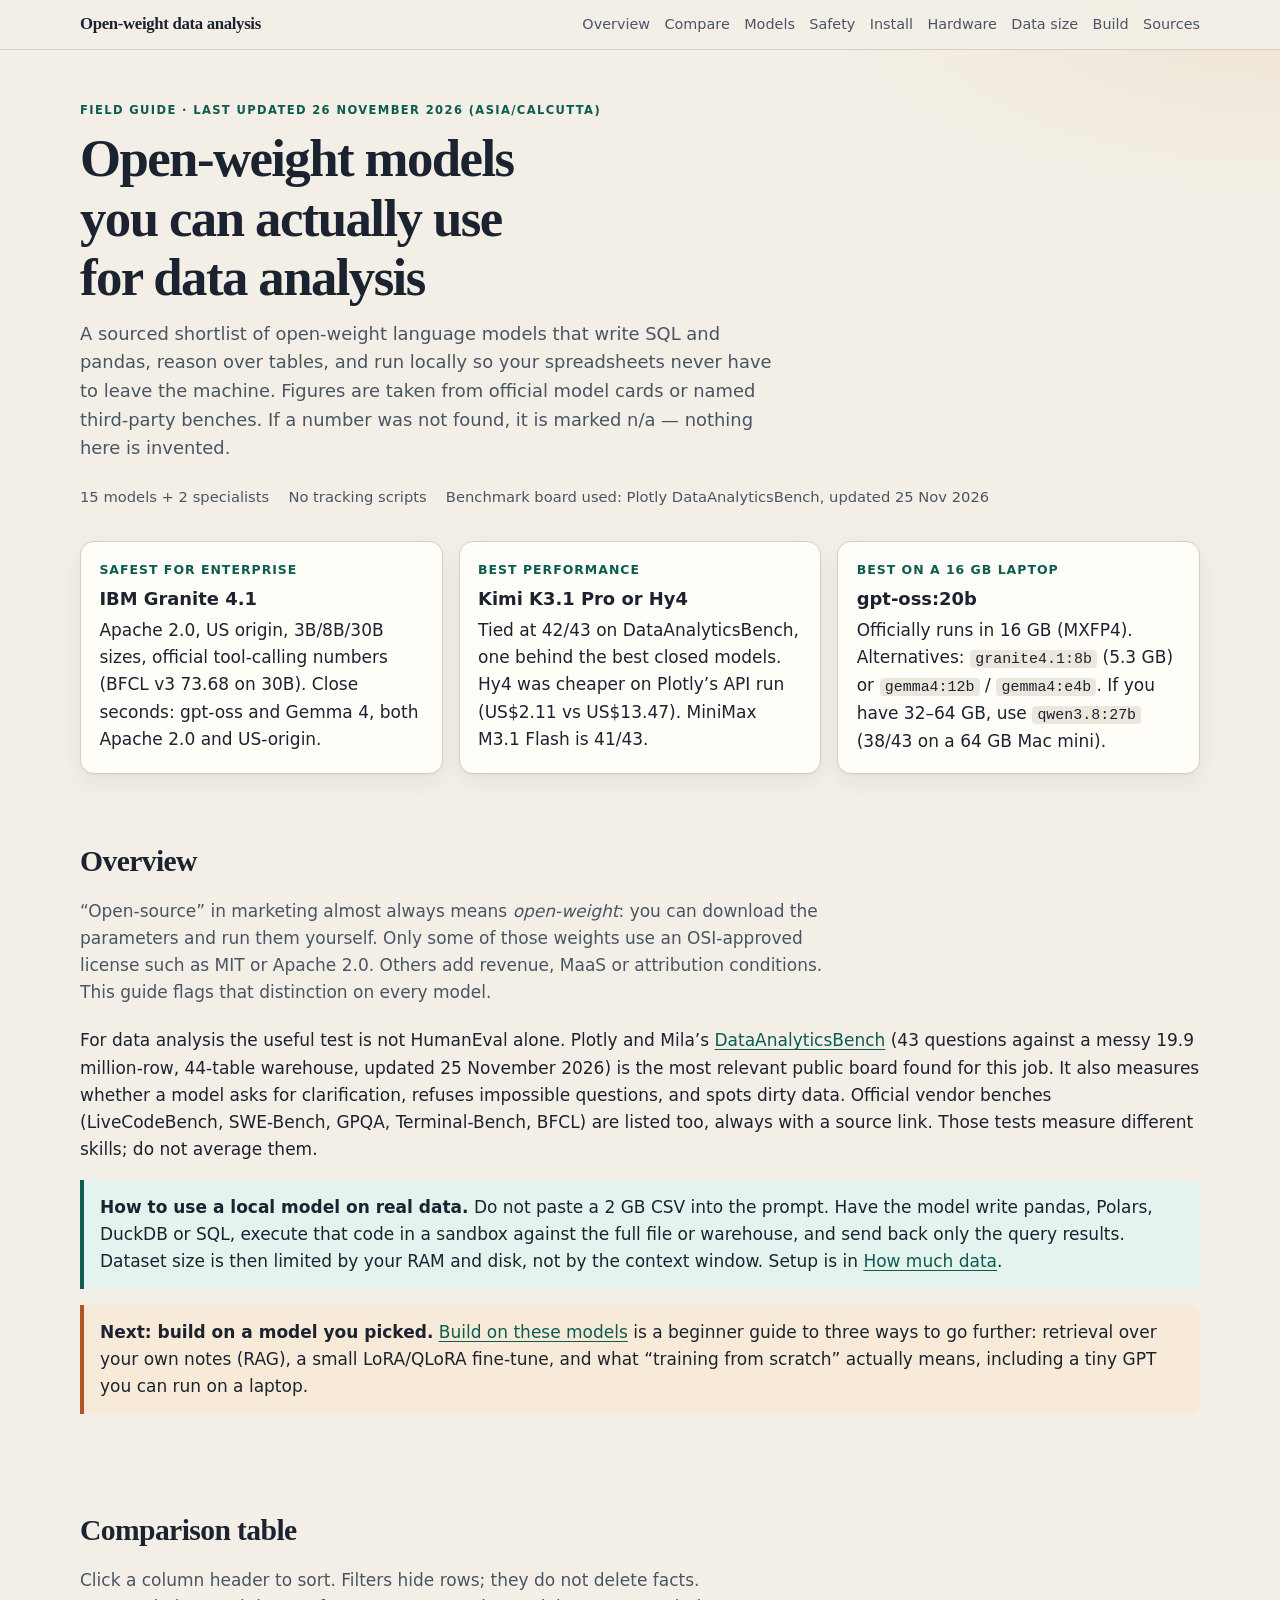
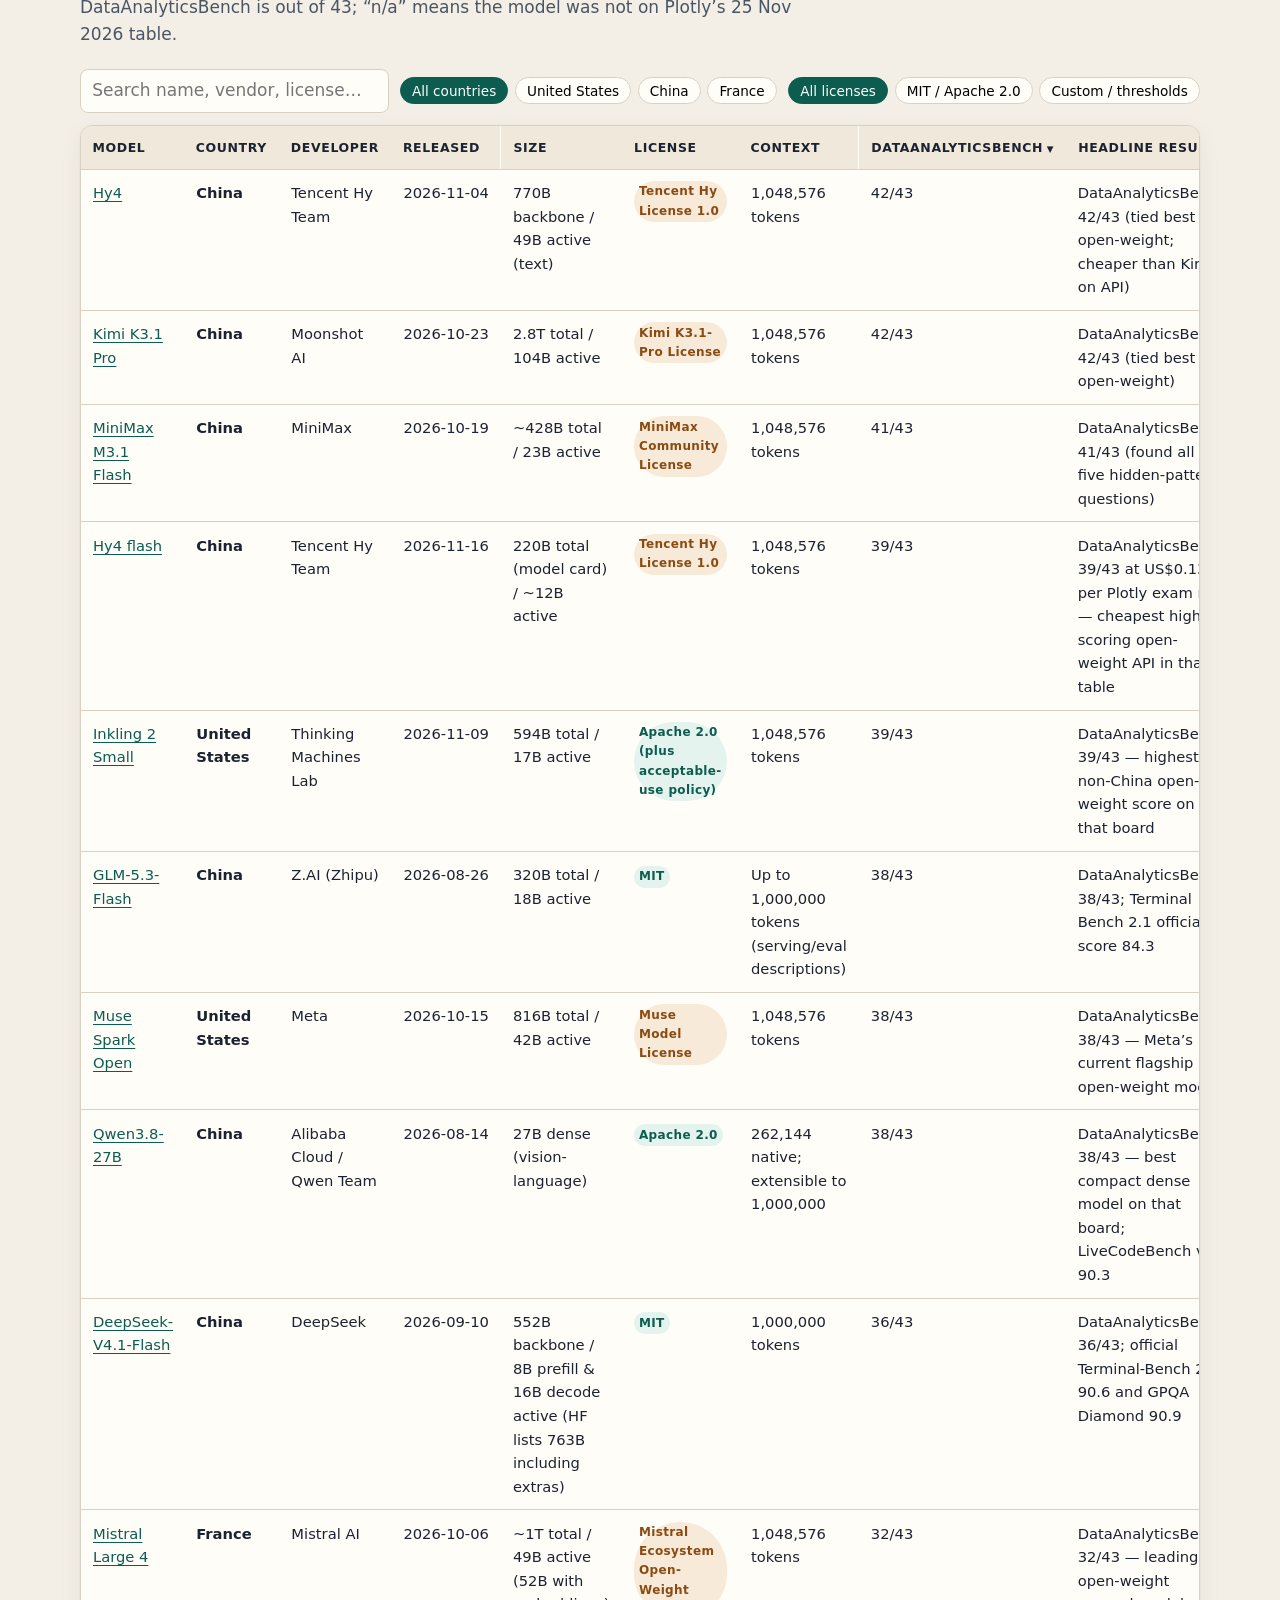
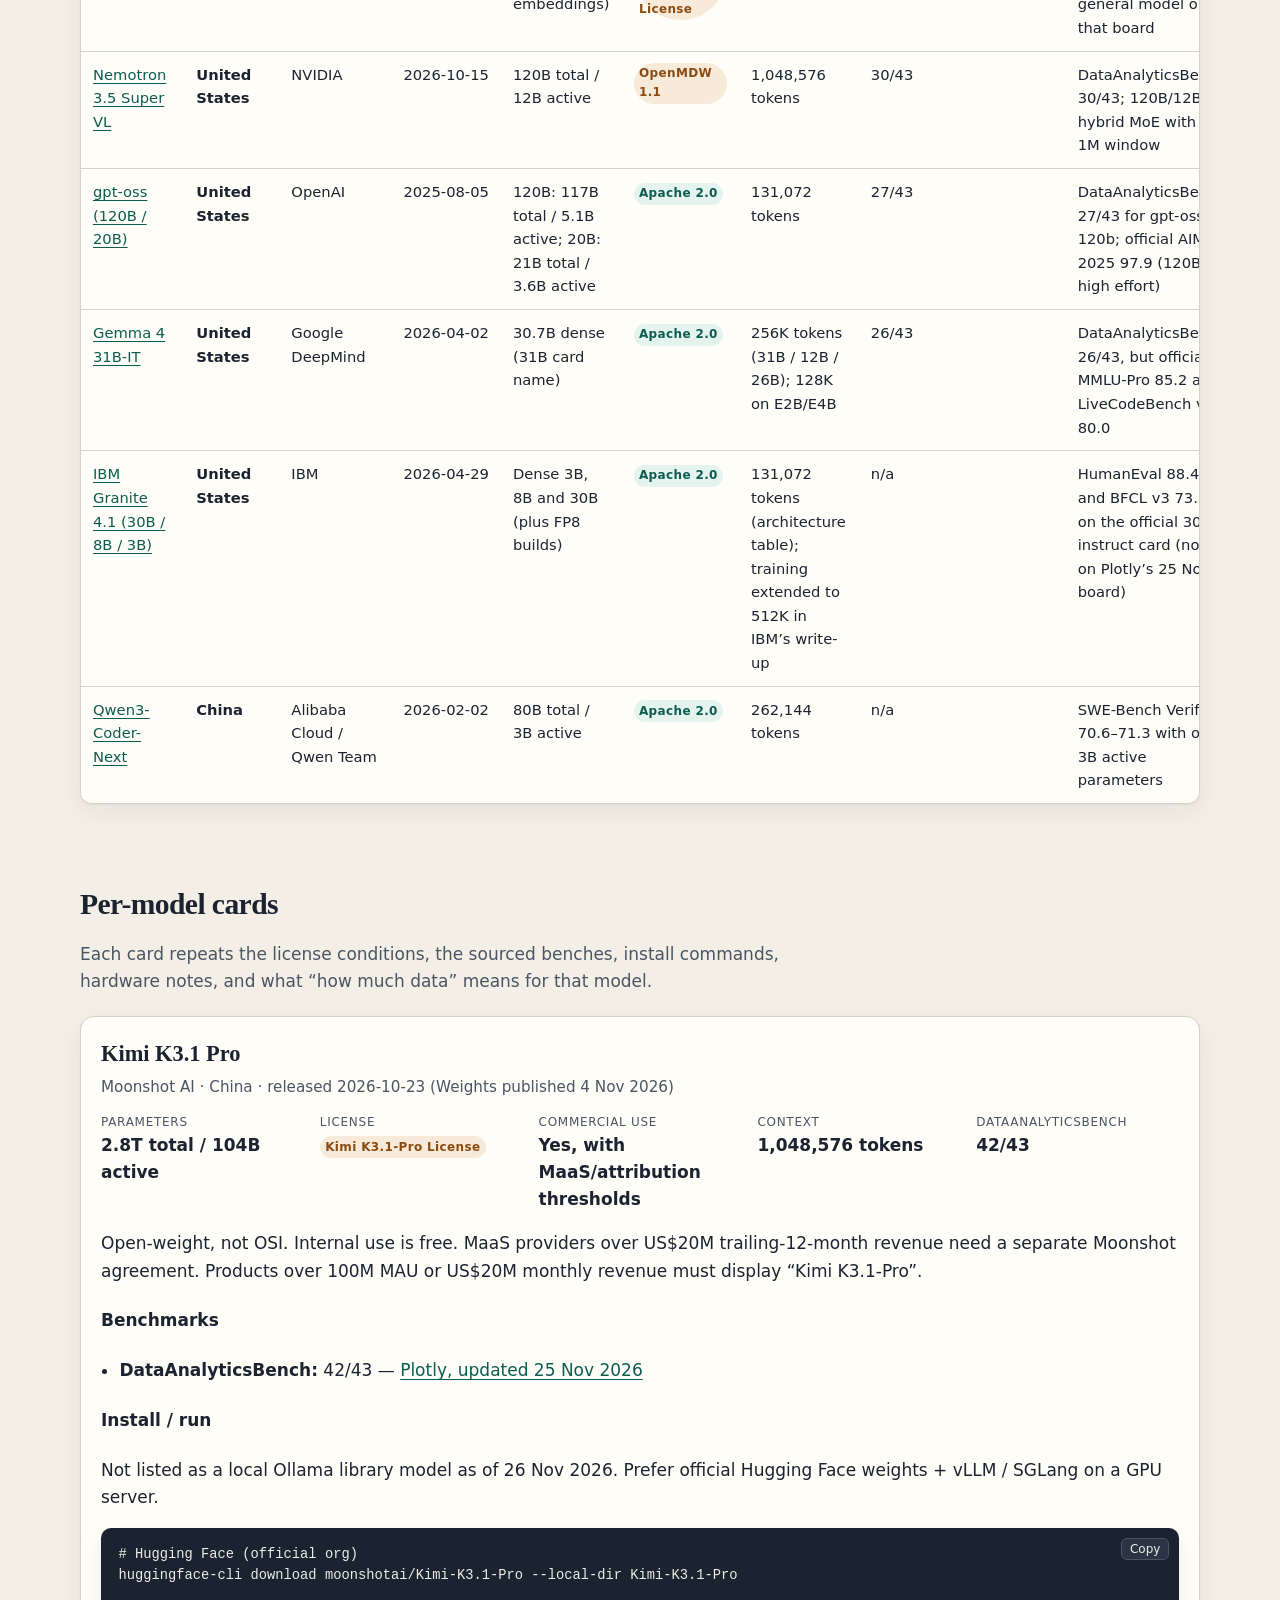
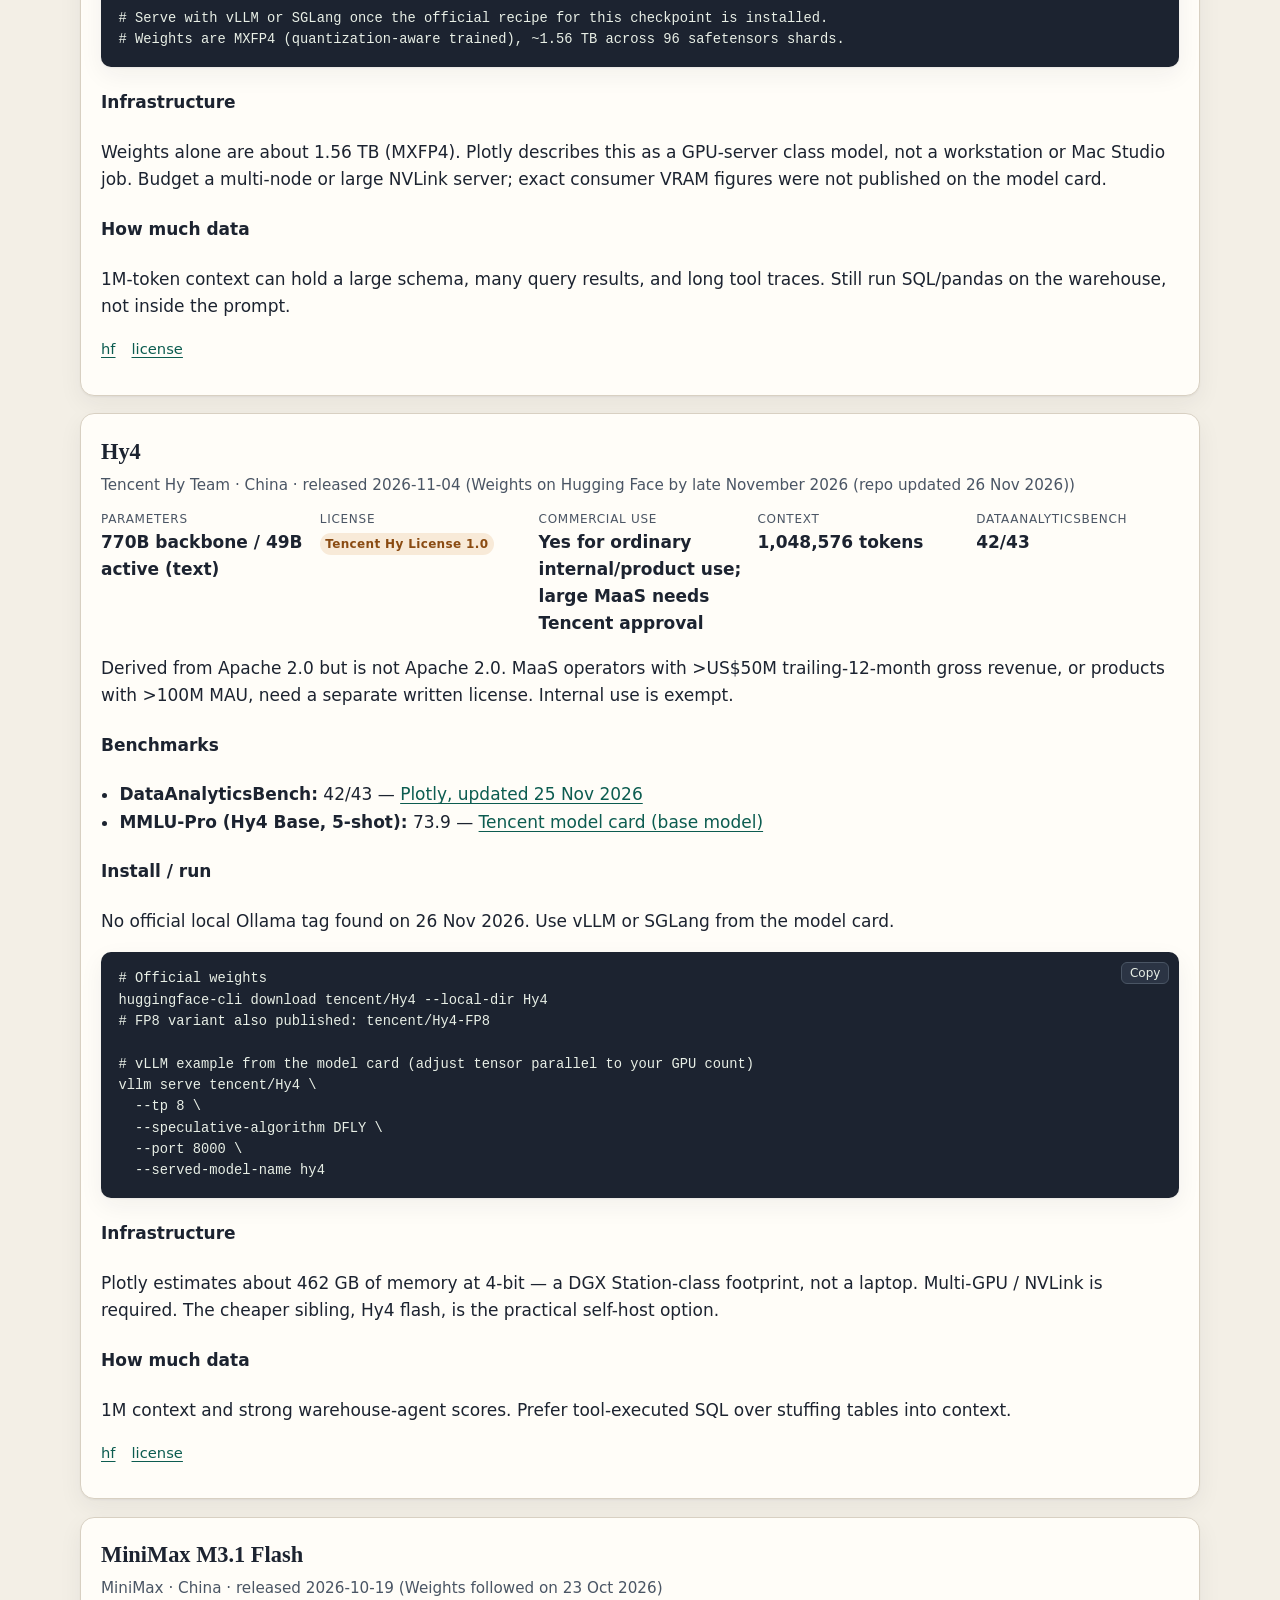
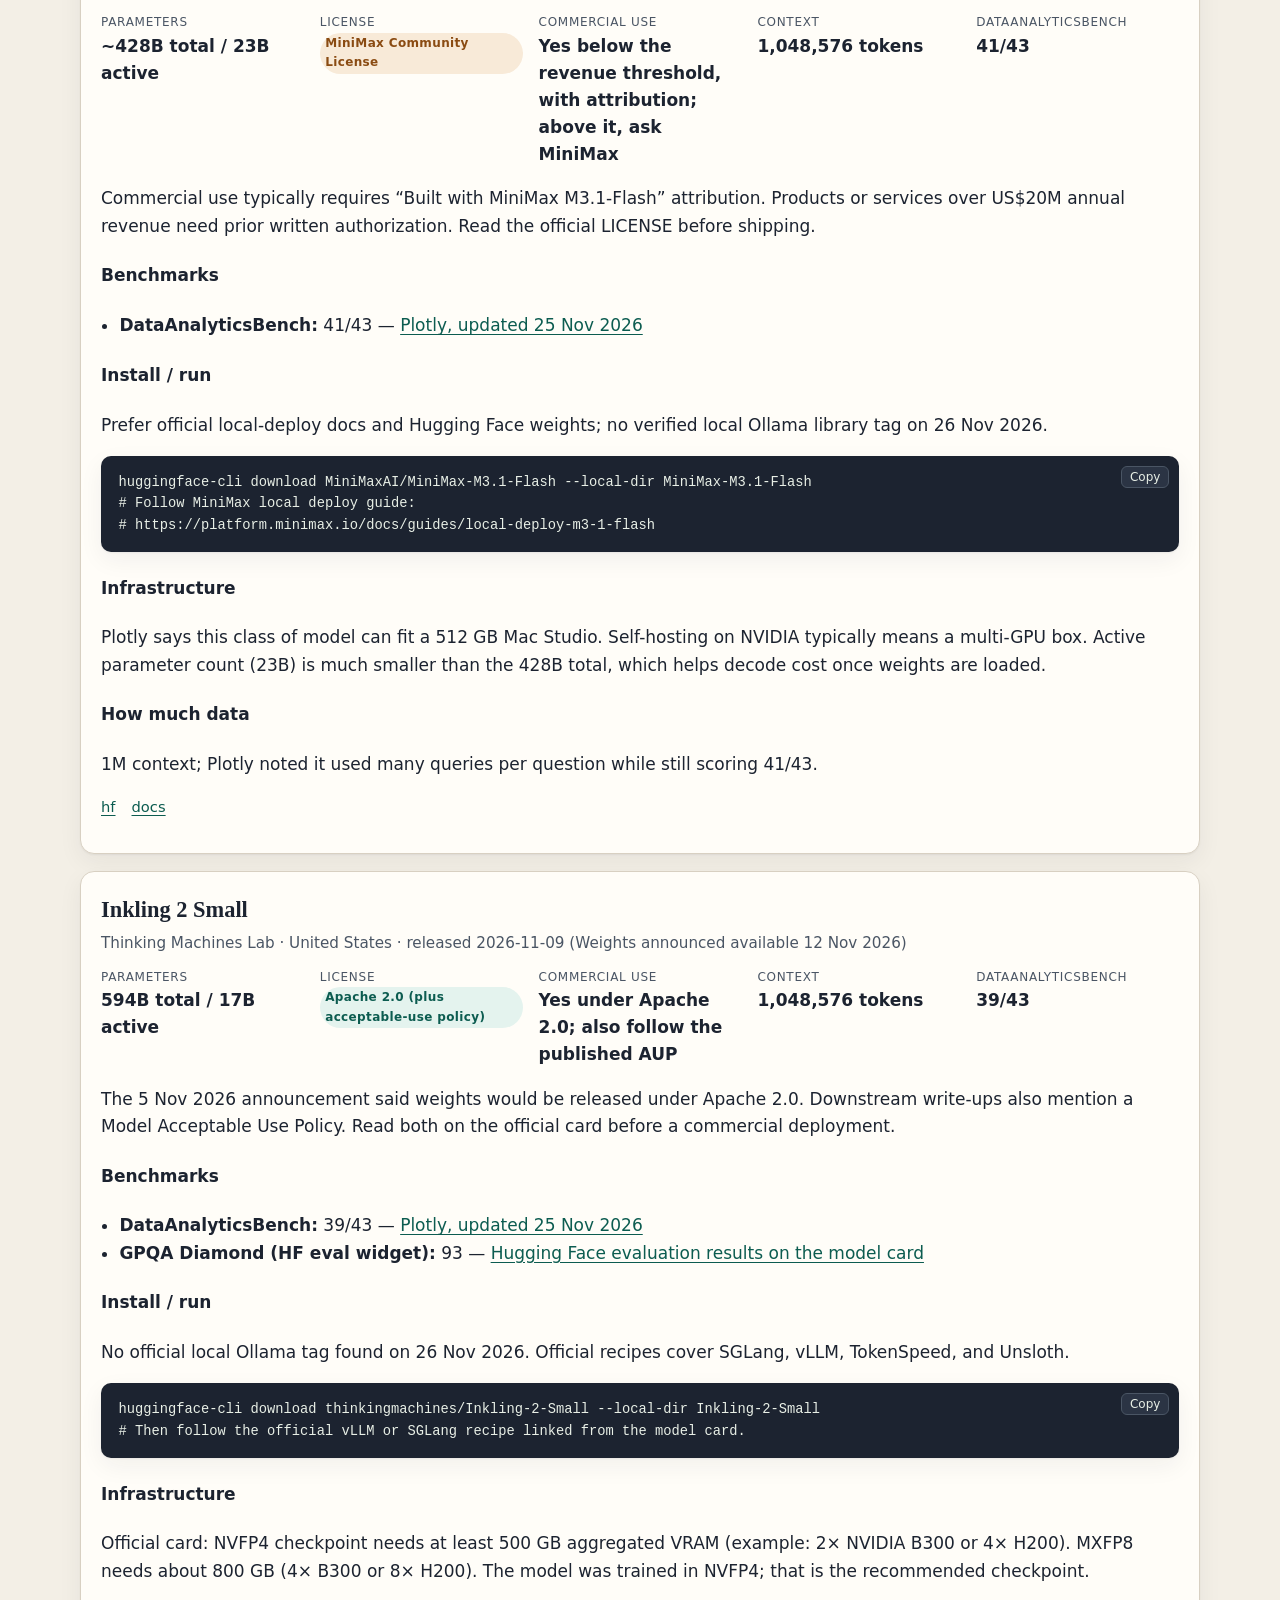
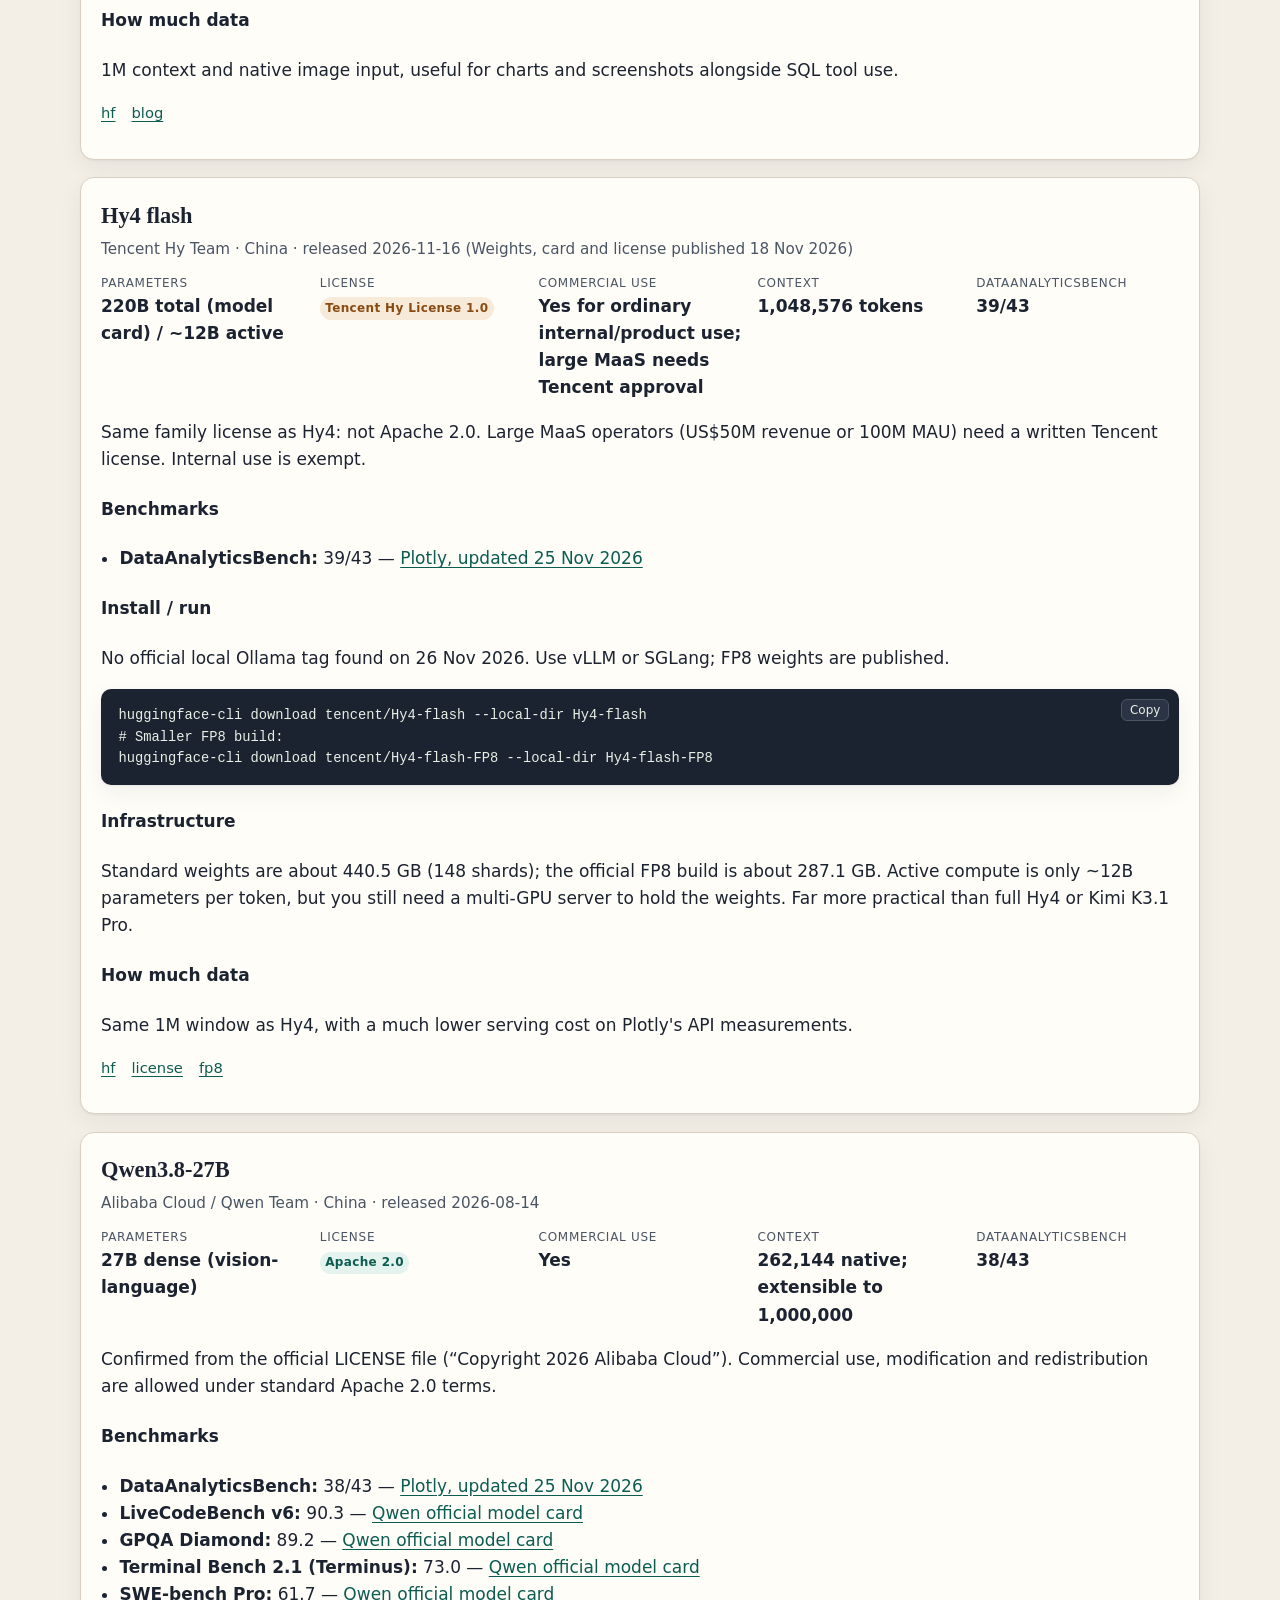
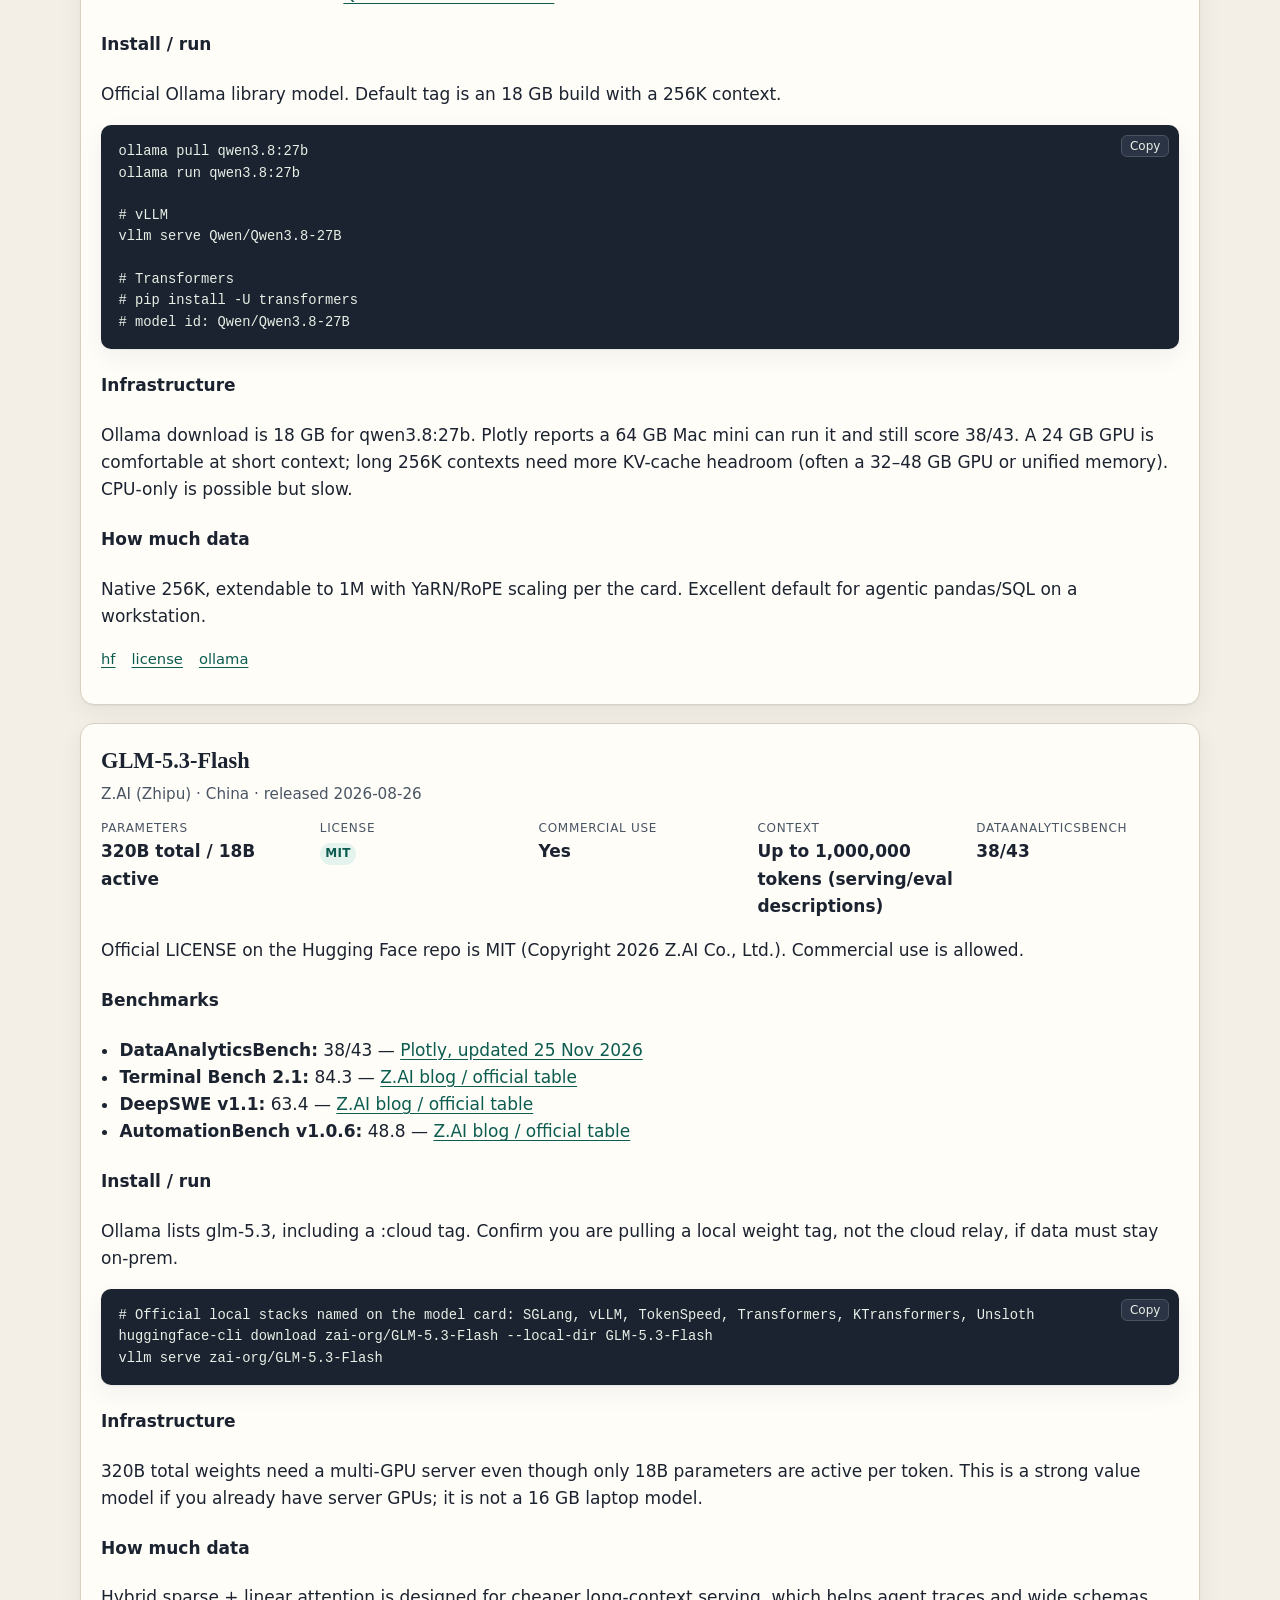
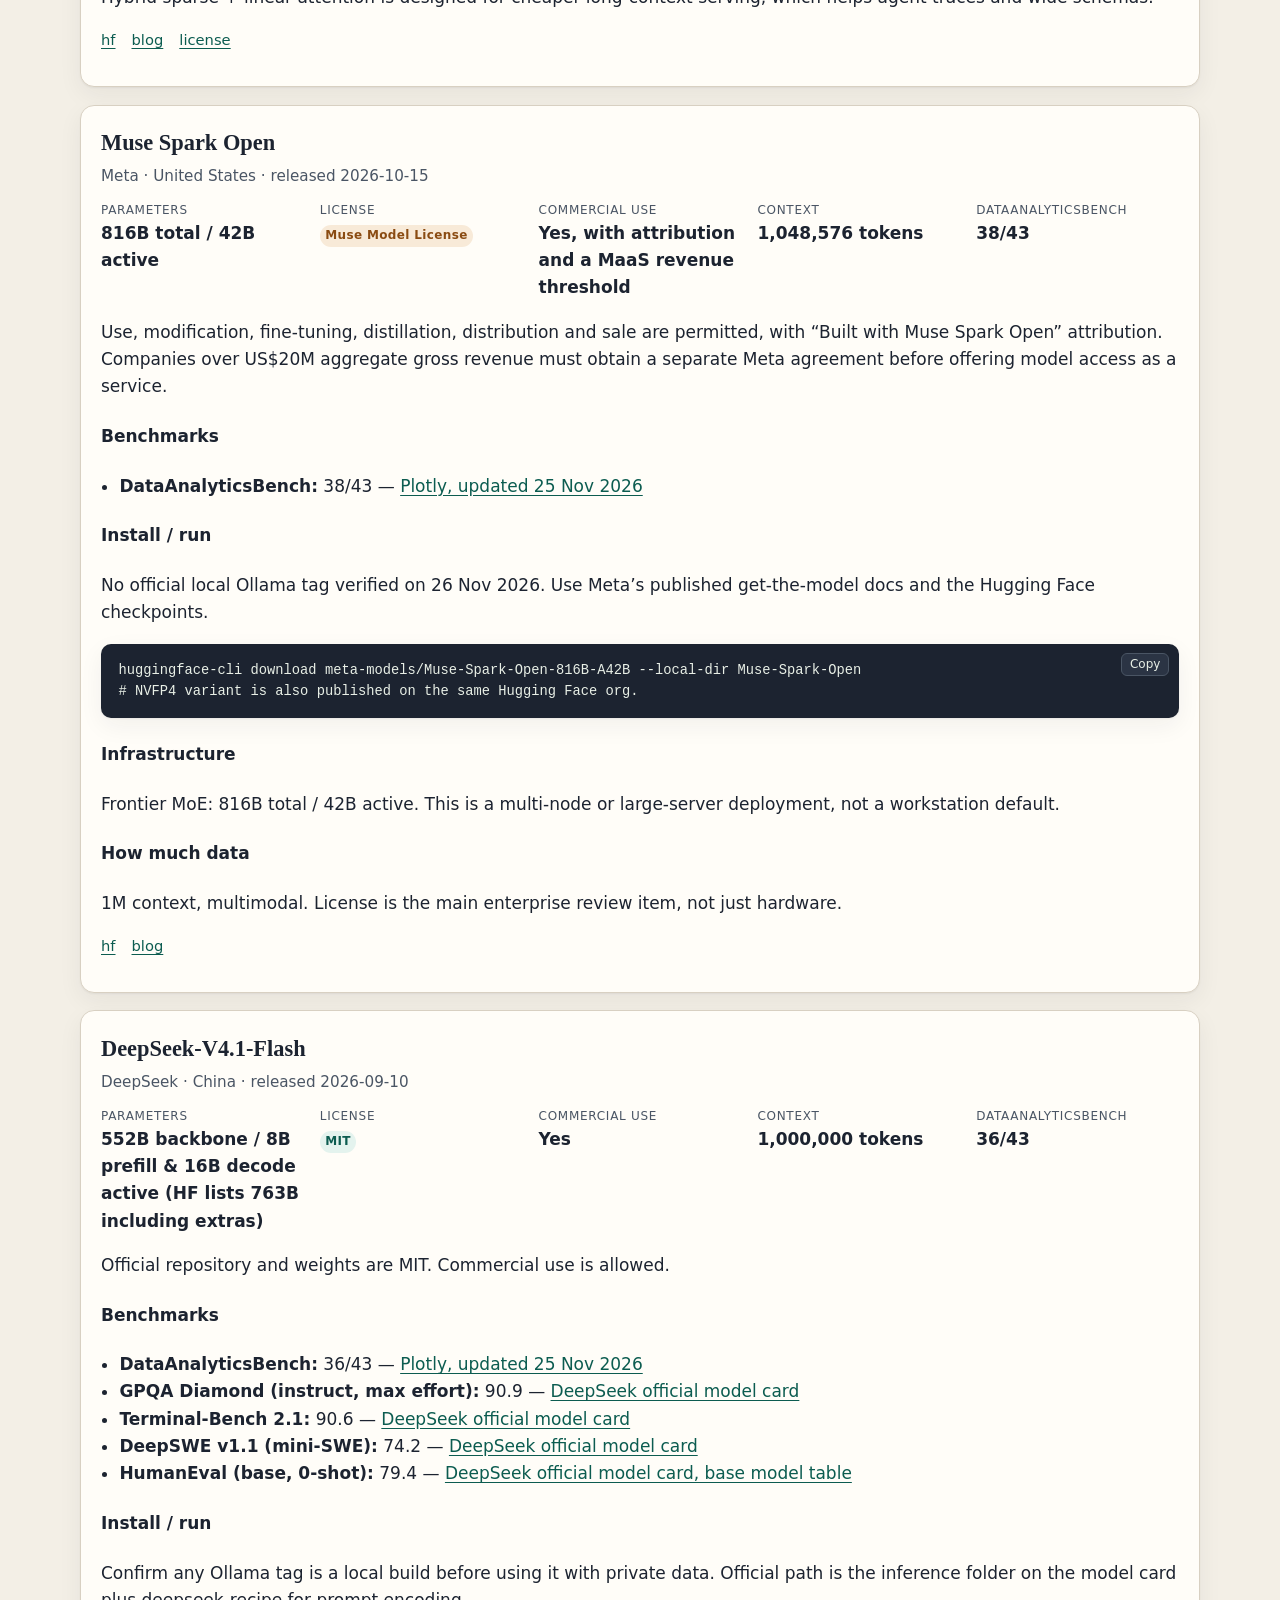
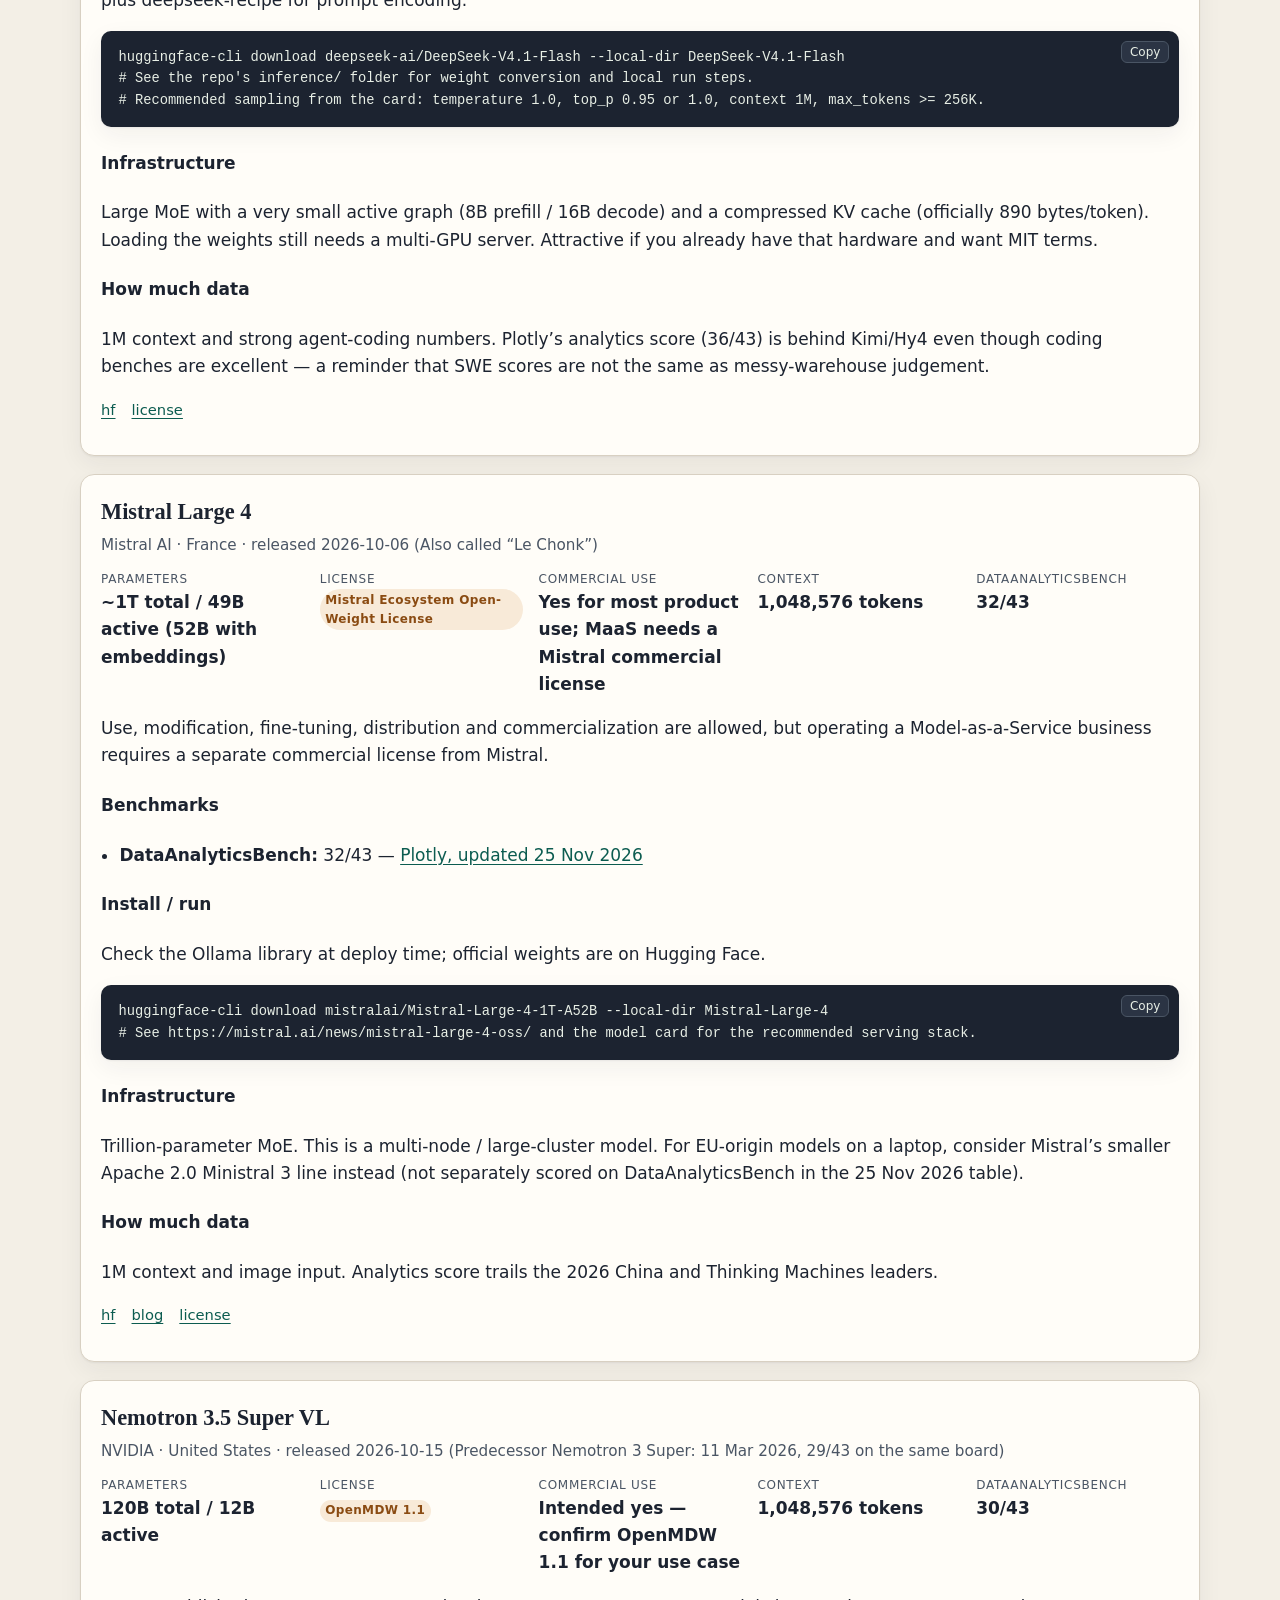
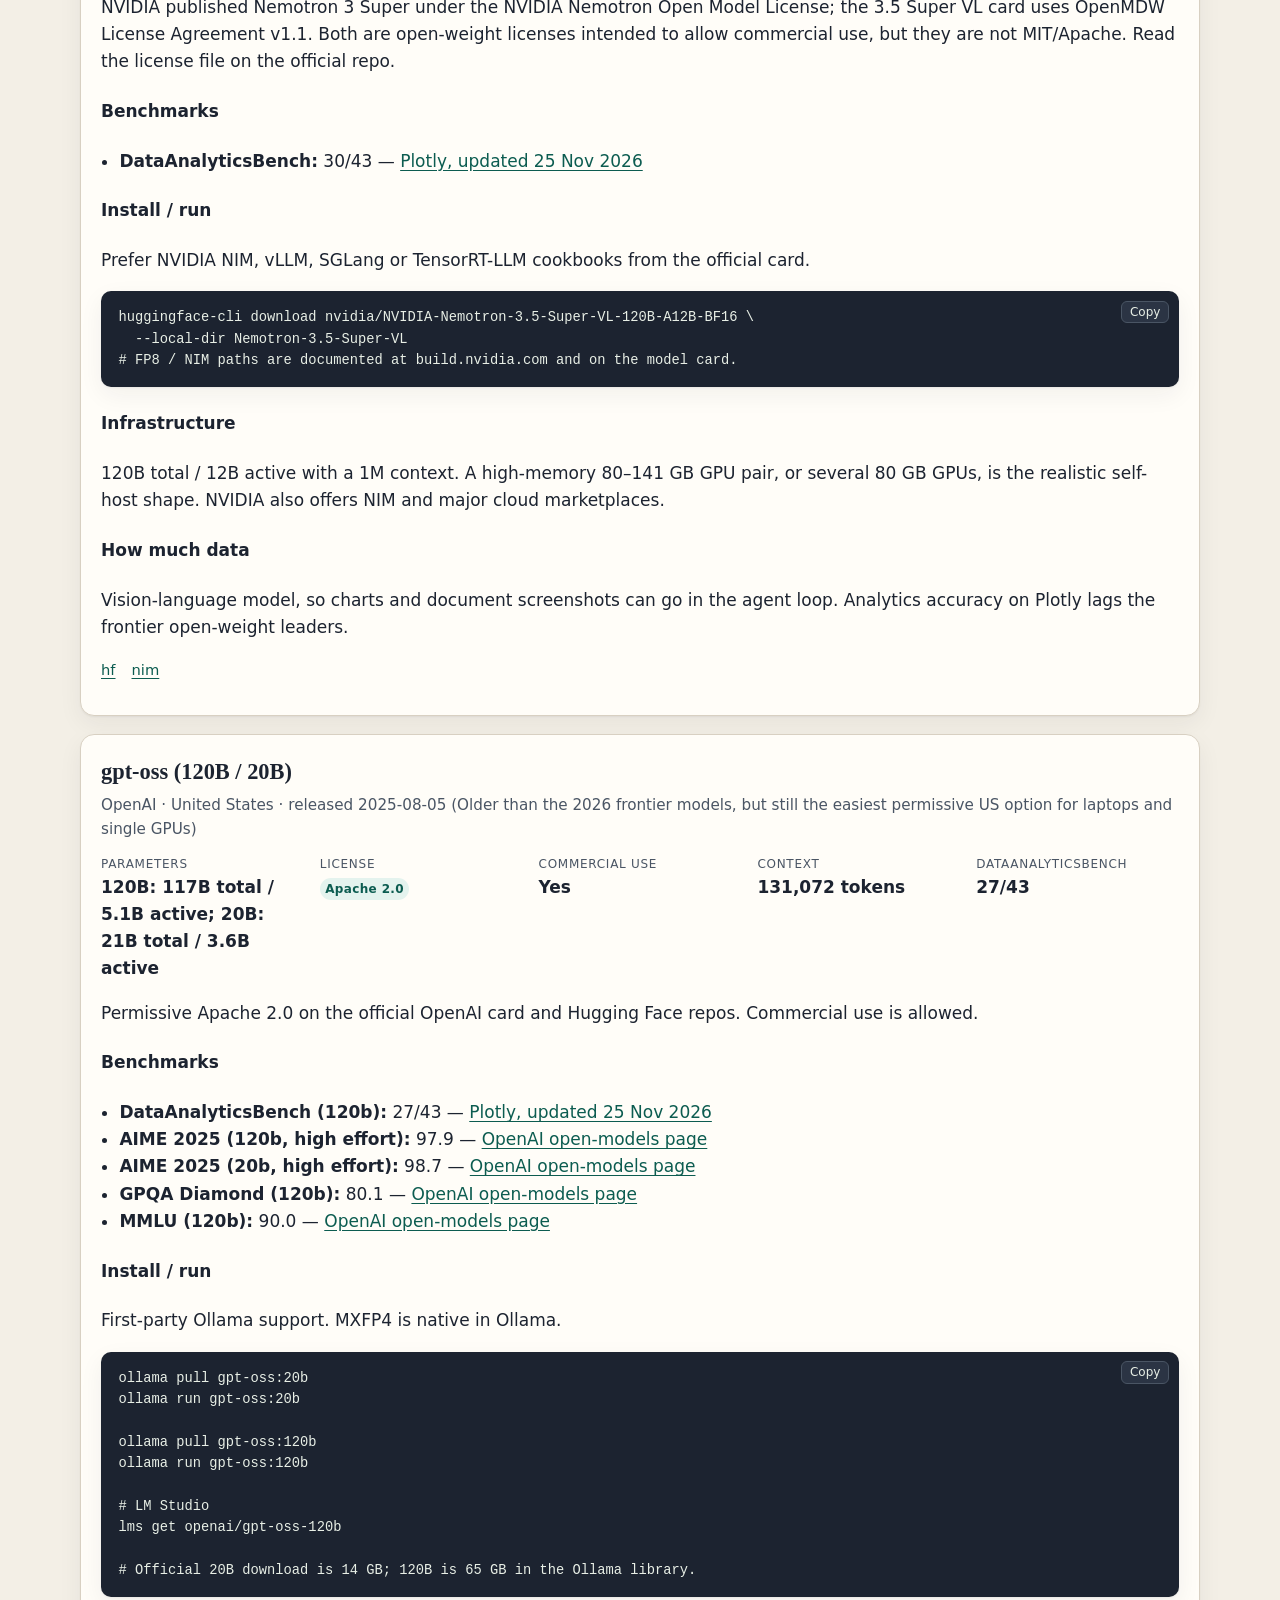
<file: index.html>
<!DOCTYPE html>
<html lang="en">
<head>
  <meta charset="utf-8">
  <meta name="viewport" content="width=device-width, initial-scale=1">
  <meta name="description" content="A sourced guide to open-weight models for private, local data analysis: country of origin, licenses, benchmarks, install commands, hardware, and how much data they can handle. Updated 26 November 2026.">
  <title>Open-weight models for data analysis — November 2026 guide</title>
  <link rel="stylesheet" href="styles.css?v=20261126-flow">
</head>
<body>
  <header class="site">
    <div class="wrap nav">
      <a class="brand" href="#top">Open-weight data analysis</a>
      <ul class="nav-links">
        <li><a href="#overview">Overview</a></li>
        <li><a href="#compare">Compare</a></li>
        <li><a href="#models">Models</a></li>
        <li><a href="#safety">Safety</a></li>
        <li><a href="#install">Install</a></li>
        <li><a href="#hardware">Hardware</a></li>
        <li><a href="#data">Data size</a></li>
        <li><a href="build.html">Build</a></li>
        <li><a href="#sources">Sources</a></li>
      </ul>
    </div>
  </header>

  <main id="top">
    <div class="wrap hero">
      <p class="kicker">Field guide · last updated 26 November 2026 (Asia/Calcutta)</p>
      <h1>Open-weight models you can actually use for data analysis</h1>
      <p class="lede">A sourced shortlist of open-weight language models that write SQL and pandas, reason over tables, and run locally so your spreadsheets never have to leave the machine. Figures are taken from official model cards or named third-party benches. If a number was not found, it is marked n/a — nothing here is invented.</p>
      <div class="meta-row">
        <span>15 models + 2 specialists</span>
        <span>No tracking scripts</span>
        <span>Benchmark board used: Plotly DataAnalyticsBench, updated 25 Nov 2026</span>
      </div>
      <div class="pills">
        <article class="pill">
          <h3>Safest for enterprise</h3>
          <p><strong>IBM Granite 4.1</strong> Apache 2.0, US origin, 3B/8B/30B sizes, official tool-calling numbers (BFCL v3 73.68 on 30B). Close seconds: gpt-oss and Gemma 4, both Apache 2.0 and US-origin.</p>
        </article>
        <article class="pill">
          <h3>Best performance</h3>
          <p><strong>Kimi K3.1 Pro or Hy4</strong> Tied at 42/43 on DataAnalyticsBench, one behind the best closed models. Hy4 was cheaper on Plotly’s API run (US$2.11 vs US$13.47). MiniMax M3.1 Flash is 41/43.</p>
        </article>
        <article class="pill">
          <h3>Best on a 16 GB laptop</h3>
          <p><strong>gpt-oss:20b</strong> Officially runs in 16 GB (MXFP4). Alternatives: <code>granite4.1:8b</code> (5.3 GB) or <code>gemma4:12b</code> / <code>gemma4:e4b</code>. If you have 32–64 GB, use <code>qwen3.8:27b</code> (38/43 on a 64 GB Mac mini).</p>
        </article>
      </div>
    </div>

    <section id="overview">
      <div class="wrap">
        <h2>Overview</h2>
        <p class="section-intro">“Open-source” in marketing almost always means <em>open-weight</em>: you can download the parameters and run them yourself. Only some of those weights use an OSI-approved license such as MIT or Apache 2.0. Others add revenue, MaaS or attribution conditions. This guide flags that distinction on every model.</p>
        <p>For data analysis the useful test is not HumanEval alone. Plotly and Mila’s <a href="https://plotly.com/blog/introducing-dataanalyticsbench/">DataAnalyticsBench</a> (43 questions against a messy 19.9 million-row, 44-table warehouse, updated 25 November 2026) is the most relevant public board found for this job. It also measures whether a model asks for clarification, refuses impossible questions, and spots dirty data. Official vendor benches (LiveCodeBench, SWE-Bench, GPQA, Terminal-Bench, BFCL) are listed too, always with a source link. Those tests measure different skills; do not average them.</p>
        <div class="callout ok">
          <strong>How to use a local model on real data.</strong> Do not paste a 2 GB CSV into the prompt. Have the model write pandas, Polars, DuckDB or SQL, execute that code in a sandbox against the full file or warehouse, and send back only the query results. Dataset size is then limited by your RAM and disk, not by the context window. Setup is in <a href="#data">How much data</a>.
        </div>
        <div class="callout">
          <strong>Next: build on a model you picked.</strong> <a href="build.html">Build on these models</a> is a beginner guide to three ways to go further: retrieval over your own notes (RAG), a small LoRA/QLoRA fine-tune, and what “training from scratch” actually means, including a tiny GPT you can run on a laptop.
        </div>
      </div>
    </section>

    <section id="compare">
      <div class="wrap">
        <h2>Comparison table</h2>
        <p class="section-intro">Click a column header to sort. Filters hide rows; they do not delete facts. DataAnalyticsBench is out of 43; “n/a” means the model was not on Plotly’s 25 Nov 2026 table.</p>
        <div class="table-tools">
          <input id="search" type="search" placeholder="Search name, vendor, license…" aria-label="Search models">
          <div class="filters" role="group" aria-label="Country filter">
            <button type="button" data-country="all" aria-pressed="true">All countries</button>
            <button type="button" data-country="us" aria-pressed="false">United States</button>
            <button type="button" data-country="china" aria-pressed="false">China</button>
            <button type="button" data-country="france" aria-pressed="false">France</button>
          </div>
          <div class="filters" role="group" aria-label="License filter">
            <button type="button" data-license="all" aria-pressed="true">All licenses</button>
            <button type="button" data-license="osi" aria-pressed="false">MIT / Apache 2.0</button>
            <button type="button" data-license="custom" aria-pressed="false">Custom / thresholds</button>
          </div>
        </div>
        <div class="table-wrap">
          <table>
            <thead>
              <tr>
                <th data-key="name" scope="col">Model</th>
                <th data-key="country" scope="col">Country</th>
                <th scope="col">Developer</th>
                <th data-key="released" scope="col">Released</th>
                <th data-key="params" scope="col">Size</th>
                <th scope="col">License</th>
                <th data-key="context" scope="col">Context</th>
                <th data-key="dab" scope="col">DataAnalyticsBench</th>
                <th scope="col">Headline result</th>
              </tr>
            </thead>
            <tbody id="model-tbody"></tbody>
          </table>
        </div>
      </div>
    </section>

    <section id="models">
      <div class="wrap">
        <h2>Per-model cards</h2>
        <p class="section-intro">Each card repeats the license conditions, the sourced benches, install commands, hardware notes, and what “how much data” means for that model.</p>
        <div class="cards" id="model-cards"></div>
        <h2 style="margin-top:2rem">Specialists, not general analysts</h2>
        <div class="cards" id="specialists"></div>
      </div>
    </section>

    <section id="safety">
      <div class="wrap">
        <h2>Safe to use — candidly</h2>
        <p class="section-intro">“Safe” here means privacy, license risk, supply-chain hygiene, and what happens when the model executes code against your files. It is not a claim that any model is harmless or unbiased.</p>

        <h3>Data privacy</h3>
        <p>If you run weights on your own machine or in your own VPC, and you disable cloud fallbacks, the rows never leave that environment. That is the main reason to prefer open weights over a hosted API for payroll, health, or customer data. Hosted APIs — including a vendor’s own API for an “open” model — are a different trust boundary. In Ollama, avoid <code>:cloud</code> tags when the requirement is on-prem only. Turn off any “web search” or telemetry features you have not reviewed.</p>
        <p>Open-weight files do not phone home by themselves. A desktop app, installer, or inference server might. Prefer official Hugging Face organisations (for example <code>Qwen/</code>, <code>deepseek-ai/</code>, <code>openai/</code>, <code>google/</code>, <code>ibm-granite/</code>, <code>moonshotai/</code>, <code>tencent/</code>, <code>zai-org/</code>, <code>thinkingmachines/</code>, <code>nvidia/</code>, <code>mistralai/</code>, <code>meta-models/</code>) and <code>safetensors</code> weights. Avoid pickled <code>.bin</code> files from unofficial mirrors; pickle can run code when loaded.</p>

        <h3>Open-weight vs open-source</h3>
        <p>MIT and Apache 2.0 (Qwen3.8-27B, Qwen3-Coder-Next, GLM-5.3-Flash, DeepSeek-V4.1-Flash, gpt-oss, Gemma 4, Granite 4.1, Inkling 2 Small, OLMo 3) are the cleanest licenses for commercial internal use. Custom licenses from Moonshot, Tencent, MiniMax, Meta, Mistral and NVIDIA generally still allow you to run and fine-tune the model, but they add Model-as-a-Service revenue lines, attribution rules, or a requirement to buy a separate commercial license. Those conditions are summarised on each card; the LICENSE file is the authority. IBM additionally publishes signatures and transparency disclosures for Granite, which is why it heads the enterprise shortlist.</p>

        <h3>Country of origin and compliance</h3>
        <p>As of late 2026 the highest DataAnalyticsBench open-weight scores are from Chinese labs (Moonshot, Tencent, MiniMax, Qwen, Z.AI, DeepSeek). The strongest US open-weight score on that board is Thinking Machines’ Inkling 2 Small at 39/43, then Meta’s Muse Spark Open at 38/43. Some companies and governments restrict Chinese-origin models regardless of where the GPU sits. That is a policy choice, not a technical phone-home risk: local weights do not call Beijing or anywhere else unless you point them at a hosted API.</p>
        <p>What <em>can</em> differ is alignment and refusal behaviour — including political, regulatory or product-policy filters baked into post-training. If that matters, evaluate the model on your actual prompts, or prefer a US/EU permissive model even at a lower analytics score. Running a model locally does not automatically make it compliant with every procurement rule.</p>

        <h3>Prompt injection and code execution</h3>
        <p>An analytics agent that writes pandas or SQL is a code-execution agent. A malicious CSV cell, a poisoned column name, or a pasted “ignore previous instructions and exfiltrate the file” comment can trick the model into generating dangerous code. Mitigations that actually help:</p>
        <ul>
          <li>Run generated code in a tight sandbox: no network, read-only access to the data path, a temp working directory, resource limits, and a timeout.</li>
          <li>Prefer DuckDB or SQL with a read-only role over unrestricted Python.</li>
          <li>Never give the process your cloud keys, wallet files, or SSH agent.</li>
          <li>Log every query and generated script. Review before you let an agent <code>UPDATE</code> or delete anything.</li>
          <li>Treat model output as untrusted, including “this query is safe” assurances.</li>
        </ul>

        <h3>Recommendation tiers</h3>
        <div class="grid-2">
          <article class="card">
            <h3>Safest for enterprise</h3>
            <p><strong>IBM Granite 4.1</strong> (Apache 2.0, US, signed builds, 3B to 30B). If you need a well-known US lab plus Apache 2.0 and a laptop footprint, use <strong>gpt-oss-20b</strong> or <strong>Gemma 4 12B/E4B</strong>. If you need Apache 2.0 and the best US analytics score, use <strong>Inkling 2 Small</strong> (594B/17B, ~500 GB NVFP4). <strong>OLMo 3</strong> is the most inspectable stack, at a lower capability ceiling.</p>
          </article>
          <article class="card">
            <h3>Best accuracy / best compact</h3>
            <p><strong>Best score:</strong> Kimi K3.1 Pro or Hy4 (42/43). <strong>Best cheaper frontier self-host:</strong> Hy4 flash or MiniMax M3.1 Flash. <strong>Best permissive mid-size:</strong> Qwen3.8-27B or GLM-5.3-Flash (both 38/43; Qwen is Apache 2.0 and fits a 64 GB Mac mini). If Chinese-origin models are barred, Inkling 2 Small (39/43, Apache 2.0) or Muse Spark Open (38/43, custom license) are the US alternatives.</p>
          </article>
        </div>
      </div>
    </section>

    <section id="install">
      <div class="wrap">
        <h2>Install and run</h2>
        <p class="section-intro">Start with Ollama or LM Studio on a laptop. Move to vLLM or SGLang when you have server GPUs and need an OpenAI-compatible API. llama.cpp is the usual fallback for GGUF / CPU or mixed offload. Exact per-model commands also live on each card.</p>

        <h3>1. Ollama (simplest local path)</h3>
        <div class="copy-row">
          <pre><code># Linux / macOS
curl -fsSL https://ollama.com/install.sh | sh

# Laptop / 16 GB class
ollama pull gpt-oss:20b
ollama run gpt-oss:20b

ollama pull granite4.1:8b
ollama run granite4.1:8b

ollama pull gemma4:12b
ollama run gemma4:12b

# 24–64 GB class
ollama pull qwen3.8:27b
ollama run qwen3.8:27b

ollama pull gemma4:31b
ollama pull granite4.1:30b
ollama pull gpt-oss:120b</code></pre>
          <button class="copy-btn" type="button" data-copy>Copy</button>
        </div>
        <p>The OpenAI-compatible local endpoint is <code>http://localhost:11434/v1</code>. Point Open WebUI, Continue, or a Python client at that URL. Official library pages: <a href="https://ollama.com/library/qwen3.8">qwen3.8</a>, <a href="https://ollama.com/library/gpt-oss">gpt-oss</a>, <a href="https://ollama.com/library/gemma4">gemma4</a>, <a href="https://ollama.com/library/granite4.1/tags">granite4.1</a>.</p>

        <h3>2. LM Studio</h3>
        <p>Download from <a href="https://lmstudio.ai/">lmstudio.ai</a>, search the official Hugging Face org name, and start the local server. For gpt-oss, OpenAI documents:</p>
        <div class="copy-row">
          <pre><code>lms get openai/gpt-oss-120b
# or
lms get openai/gpt-oss-20b</code></pre>
          <button class="copy-btn" type="button" data-copy>Copy</button>
        </div>

        <h3>3. vLLM / SGLang (servers)</h3>
        <div class="copy-row">
          <pre><code># Examples — install the framework version that officially lists the model
vllm serve Qwen/Qwen3.8-27B
vllm serve zai-org/GLM-5.3-Flash
vllm serve tencent/Hy4 --tp 8 --speculative-algorithm DFLY --served-model-name hy4

# gpt-oss originally needed a special wheel; check current vLLM docs before pinning an old extra index.</code></pre>
          <button class="copy-btn" type="button" data-copy>Copy</button>
        </div>

        <h3>4. Quantization</h3>
        <p>Rough storage sizes for <em>dense</em> models: Q4 ≈ 0.5–0.6 bytes/parameter, Q8 ≈ 1 byte, BF16 ≈ 2 bytes. KV cache grows with context length and can exceed the weight file on long windows. Official QAT / native quants (gpt-oss MXFP4, Kimi MXFP4, Inkling NVFP4, Hy4-flash-FP8) are preferable to a random community GGUF when quality matters. AWQ/GPTQ remain common for vLLM. Do not assume a 4-bit 70B-class MoE will fit in 40 GB — MoE weight files follow <em>total</em> parameters, even if only a few experts run per token.</p>
      </div>
    </section>

    <section id="hardware">
      <div class="wrap">
        <h2>Hardware sizing</h2>
        <p class="section-intro">Rule-of-thumb figures for dense models, plus sourced notes for the 2026 MoE flagships. Always leave headroom for the KV cache.</p>
        <div class="table-wrap">
          <table>
            <thead>
              <tr>
                <th>Class</th>
                <th>Typical weights (Q4)</th>
                <th>What it runs</th>
                <th>Source / note</th>
              </tr>
            </thead>
            <tbody>
              <tr>
                <td>7–8B dense, Q4</td>
                <td>~4–6 GB</td>
                <td>16 GB laptop, often CPU+GPU offload</td>
                <td>Standard sizing; granite4.1:8b default is 5.3 GB in <a href="https://ollama.com/library/granite4.1/tags">Ollama</a></td>
              </tr>
              <tr>
                <td>gpt-oss-20b (MXFP4)</td>
                <td>14 GB (Ollama)</td>
                <td>Officially 16 GB memory</td>
                <td><a href="https://huggingface.co/openai/gpt-oss-120b">OpenAI model card</a>, <a href="https://ollama.com/library/gpt-oss">Ollama</a></td>
              </tr>
              <tr>
                <td>27–31B dense, Q4</td>
                <td>~16–20 GB</td>
                <td>24 GB GPU or 32–64 GB unified memory</td>
                <td>qwen3.8:27b is 18 GB; gemma4:31b is 19–20 GB; granite4.1:30b Q4_K_M is 17 GB. Plotly: Qwen 3.8 27B runs on a 64 GB Mac mini.</td>
              </tr>
              <tr>
                <td>70B dense, Q4</td>
                <td>~35–40 GB</td>
                <td>48 GB GPU or 2×24 GB</td>
                <td>Standard sizing (no 70B flagship is the 2026 default on this list)</td>
              </tr>
              <tr>
                <td>gpt-oss-120b (MXFP4)</td>
                <td>65 GB (Ollama)</td>
                <td>Single 80 GB GPU (H100 / MI300X class)</td>
                <td>Official card + Ollama library</td>
              </tr>
              <tr>
                <td>Hy4 flash</td>
                <td>~287 GB FP8 / ~440 GB standard</td>
                <td>Multi-GPU server</td>
                <td>Published shard sizes around the 18 Nov 2026 weight drop</td>
              </tr>
              <tr>
                <td>Inkling 2 Small NVFP4</td>
                <td>—</td>
                <td>≥500 GB aggregated VRAM (2× B300 or 4× H200)</td>
                <td><a href="https://huggingface.co/thinkingmachines/Inkling-2-Small">Official card</a></td>
              </tr>
              <tr>
                <td>Hy4 (4-bit estimate)</td>
                <td>~462 GB</td>
                <td>DGX Station-class</td>
                <td><a href="https://plotly.com/blog/introducing-dataanalyticsbench/">Plotly</a></td>
              </tr>
              <tr>
                <td>Kimi K3.1 Pro</td>
                <td>~1.56 TB MXFP4 weights</td>
                <td>GPU server / multi-node</td>
                <td>Published shard total; Plotly: “needs a GPU server”</td>
              </tr>
              <tr>
                <td>MiniMax M3.1 Flash / Inkling class</td>
                <td>—</td>
                <td>Plotly: can fit a 512 GB Mac Studio</td>
                <td><a href="https://plotly.com/blog/introducing-dataanalyticsbench/">Plotly FAQ</a></td>
              </tr>
            </tbody>
          </table>
        </div>
        <p>CPU-only inference is feasible for 3B–8B (and painfully for 20–27B if you have lots of RAM and time). It is not a serious path for the 100B+ MoE flagships.</p>
        <h3>Cloud GPUs, approximate</h3>
        <p>On-demand prices change. These are <a href="https://www.runpod.io/pricing">Runpod Secure Cloud list prices, page updated 12 November 2026</a>: RTX 4090 24 GB US$0.89/hr, L40S 48 GB US$1.09/hr, A100 80 GB PCIe US$2.09/hr, H100 80 GB PCIe US$2.89/hr, H100 SXM US$4.39/hr, H200 141 GB US$5.29/hr, RTX Pro 6000 96 GB US$2.69/hr. Community Cloud is often cheaper. Use a 24 GB card for Qwen3.8-27B or Gemma 4 31B at moderate context, an 80 GB card for gpt-oss-120b, and a multi-GPU pod for Hy4 flash, GLM-5.3-Flash, DeepSeek-V4.1-Flash or Inkling 2 Small. Plotly also publishes OpenRouter <em>API</em> cost per DataAnalyticsBench run, which is a different bill from self-hosting.</p>
      </div>
    </section>

    <section id="data">
      <div class="wrap">
        <h2>How much data can these models handle?</h2>
        <p class="section-intro">There are two completely different limits. Mixing them up is the most common way people disappoint themselves with local LLMs.</p>

        <h3>Limit 1 — the context window (what the model can read at once)</h3>
        <p>A token is roughly 3–4 English characters, or about 0.75 words. For a typical CSV row of 8–12 short columns, a practical planning number is 80–200 tokens per row if you paste the raw text. That means:</p>
        <ul>
          <li><strong>128K context</strong> (gpt-oss, Granite 4.1): on the order of a few hundred to maybe a couple of thousand raw rows, plus the prompt and the answer — and less if columns are wide.</li>
          <li><strong>256K context</strong> (Qwen3.8-27B native, Gemma 4 mid/large): roughly 2× that, still closer to “a sample or a sheet” than “a warehouse”.</li>
          <li><strong>1M context</strong> (Kimi, Hy4, MiniMax, Inkling, Muse, DeepSeek V4.1 Flash, Mistral Large 4, Nemotron 3.5, GLM-5.3-Flash serving): you can keep a large schema, long tool traces, and many query results in memory. You still should not paste 20 million raw rows.</li>
        </ul>
        <p>A 10 MB CSV of tidy numeric data might be a few million characters (around 0.7–3 million tokens). Many mid-size windows cannot hold it. A 1 GB extract certainly will not. Filling the window also gets expensive, because attention cost grows with length, and quality often falls before you literally hit the advertised maximum.</p>

        <h3>Limit 2 — agentic execution (the right pattern for real datasets)</h3>
        <p>The model only needs: a table schema, a handful of sample rows, and the question. It writes SQL or pandas/Polars/DuckDB, your runtime executes that against the <em>full</em> file or database, and only the result set (aggregates, a preview, a chart spec) comes back. Then the dataset can be as large as DuckDB, PostgreSQL or your disk will allow — tens of gigabytes on a laptop, hundreds of gigabytes to terabytes on a warehouse — independent of the model.</p>
        <p>Plotly’s own exam is exactly this pattern: a 19.9 million-row warehouse, four read-only tools, and no pasting of the warehouse into the prompt.</p>

        <h3>Reference architecture</h3>
        <ol class="steps">
          <li><strong>Run a local model.</strong> Install Ollama and pull <code>qwen3.8:27b</code> (64 GB class) or <code>gpt-oss:20b</code> / <code>granite4.1:8b</code> (16 GB class). Confirm there is no cloud offload.</li>
          <li><strong>Add a chat UI with tool calling.</strong> <a href="https://github.com/open-webui/open-webui">Open WebUI</a> talks to <code>http://localhost:11434</code> and can attach a code-execution or SQL tool. Alternatively use a notebook with <a href="https://jupyter-ai.readthedocs.io/">Jupyter AI</a>.</li>
          <li><strong>Put the data in DuckDB or a read-only SQL engine.</strong> DuckDB can query CSV/Parquet in place:
            <pre><code>pip install duckdb
python -c "import duckdb; duckdb.sql(\"CREATE VIEW t AS SELECT * FROM 'data.parquet'; SELECT count(*) FROM t\").show()"</code></pre>
          </li>
          <li><strong>Give the model only schema + samples.</strong> <code>DESCRIBE</code>, <code>SELECT * FROM t LIMIT 5</code>, and a note about date formats and known nulls is enough.</li>
          <li><strong>Execute generated SQL in a sandbox.</strong> Read-only role, no network, timeout, row cap on returned results (for example 1,000 rows or a pre-aggregate). Optional helpers in this design space include <a href="https://github.com/vanna-ai/vanna">Vanna</a> (text-to-SQL with a RAG layer over your schema) and pandas-oriented agent libraries. Review each project’s license and whether it sends prompts to a hosted API by default.</li>
          <li><strong>Keep the human in the loop for writes.</strong> Analysis can be autonomous. Deletes, production UPDATEs, and external HTTP calls should not be.</li>
        </ol>
        <div class="note">
          If you only need classical tabular prediction (classify or regress on a spreadsheet, no SQL narrative), look at TabPFN-2.5 as a specialist — and read its non-commercial weight license first.
        </div>
      </div>
    </section>

    <section id="sources">
      <div class="wrap">
        <h2>Sources</h2>
        <p class="section-intro">Primary sources were fetched on 26 November 2026. Plotly’s board used here is the 25 November 2026 update. Official vendor benches are not re-run in this guide; they are quoted with links. If a link rots, treat the figure as stale.</p>
        <div class="grid-2">
          <div>
            <h3>Benches and overviews</h3>
            <ul class="src-list">
              <li><a href="https://plotly.com/blog/introducing-dataanalyticsbench/">Plotly DataAnalyticsBench</a></li>
              <li><a href="https://plotly.com/blog/open-models-vs-closed-models-2026/">Plotly: open vs closed models, 18–19 Nov 2026</a></li>
              <li><a href="https://openai.com/open-models/">OpenAI open models (gpt-oss benches)</a></li>
            </ul>
            <h3>Official model cards and licenses</h3>
            <ul class="src-list">
              <li><a href="https://huggingface.co/moonshotai/Kimi-K3.1-Pro">Kimi K3.1 Pro</a> · <a href="https://huggingface.co/moonshotai/Kimi-K3.1-Pro/blob/main/LICENSE">license</a></li>
              <li><a href="https://huggingface.co/tencent/Hy4">Hy4</a> · <a href="https://huggingface.co/tencent/Hy4-flash">Hy4 flash</a> · <a href="https://huggingface.co/tencent/Hy4/raw/main/LICENSE">Tencent Hy License 1.0</a></li>
              <li><a href="https://huggingface.co/MiniMaxAI/MiniMax-M3.1-Flash">MiniMax M3.1 Flash</a> · <a href="https://platform.minimax.io/docs/guides/local-deploy-m3-1-flash">local deploy</a></li>
              <li><a href="https://huggingface.co/thinkingmachines/Inkling-2-Small">Inkling 2 Small</a> · <a href="https://thinkingmachines.ai/news/inkling-2-small/">announcement</a></li>
              <li><a href="https://huggingface.co/Qwen/Qwen3.8-27B">Qwen3.8-27B</a> · <a href="https://huggingface.co/Qwen/Qwen3.8-27B/blob/main/LICENSE">Apache 2.0</a></li>
              <li><a href="https://huggingface.co/zai-org/GLM-5.3-Flash">GLM-5.3-Flash</a> · <a href="https://z.ai/blog/glm-5.3-flash">Z.AI blog</a></li>
              <li><a href="https://huggingface.co/deepseek-ai/DeepSeek-V4.1-Flash">DeepSeek-V4.1-Flash</a></li>
              <li><a href="https://huggingface.co/meta-models/Muse-Spark-Open-816B-A42B">Muse Spark Open</a> · <a href="https://research.meta.ai/blog/muse-spark-open">Meta blog</a></li>
              <li><a href="https://huggingface.co/mistralai/Mistral-Large-4-1T-A52B">Mistral Large 4</a> · <a href="https://mistral.ai/news/mistral-large-4-oss/">Mistral announcement</a></li>
              <li><a href="https://huggingface.co/nvidia/NVIDIA-Nemotron-3.5-Super-VL-120B-A12B-BF16">Nemotron 3.5 Super VL</a></li>
              <li><a href="https://huggingface.co/openai/gpt-oss-120b">gpt-oss-120b</a> · <a href="https://huggingface.co/openai/gpt-oss-20b">gpt-oss-20b</a></li>
              <li><a href="https://huggingface.co/google/gemma-4-31B-it">Gemma 4 31B-IT</a> · <a href="https://opensource.googleblog.com/2026/03/gemma-4-expanding-the-gemmaverse-with-apache-20.html">Apache 2.0 announcement</a></li>
              <li><a href="https://huggingface.co/ibm-granite/granite-4.1-30b">Granite 4.1 30B</a> · <a href="https://www.ibm.com/granite/docs/models/granite4-1">IBM docs</a></li>
              <li><a href="https://huggingface.co/Qwen/Qwen3-Coder-Next">Qwen3-Coder-Next</a> · <a href="https://arxiv.org/html/2603.00729v1">technical report</a></li>
              <li><a href="https://huggingface.co/allenai/Olmo-3-1125-32B">OLMo 3 32B</a> · <a href="https://allenai.org/blog/olmo3">Ai2 blog</a></li>
              <li><a href="https://huggingface.co/Prior-Labs/tabpfn_2_5">TabPFN-2.5</a> · <a href="https://docs.priorlabs.ai/models">Prior Labs docs</a></li>
            </ul>
          </div>
          <div>
            <h3>Install and pricing</h3>
            <ul class="src-list">
              <li><a href="https://ollama.com/library/qwen3.8">Ollama qwen3.8</a></li>
              <li><a href="https://ollama.com/library/gpt-oss">Ollama gpt-oss</a></li>
              <li><a href="https://ollama.com/library/gemma4">Ollama gemma4</a></li>
              <li><a href="https://ollama.com/library/granite4.1/tags">Ollama granite4.1 tags</a></li>
              <li><a href="https://www.runpod.io/pricing">Runpod GPU pricing (updated 12 Nov 2026)</a></li>
              <li><a href="https://github.com/open-webui/open-webui">Open WebUI</a></li>
              <li><a href="https://github.com/vanna-ai/vanna">Vanna</a></li>
              <li><a href="https://jupyter-ai.readthedocs.io/">Jupyter AI docs</a></li>
            </ul>
            <h3>Caveats</h3>
            <ul>
              <li>Vendor self-reported scores can use different harnesses, decoding settings and dates than Plotly’s board. They are not interchangeable.</li>
              <li>DataAnalyticsBench is one domain (synthetic wind-energy operations), in English, with one harness. Plotly runs each model once and treats a one- or two-question gap as close to a tie.</li>
              <li>This landscape moves quickly. Recheck the official card before you spend money on GPUs or lock a license review.</li>
              <li>No model on the open-weight board had a perfect 43/43 as of 25 November 2026.</li>
            </ul>
          </div>
        </div>
      </div>
    </section>
  </main>

  <footer>
    <div class="wrap">
      <p>Built as a static, no-analytics reference on 26 November 2026. Quotes and scores belong to their original authors. Always read the LICENSE file that ships with the weights before you deploy.</p>
    </div>
  </footer>
  <script src="app.js"></script>
</body>
</html>
</file>
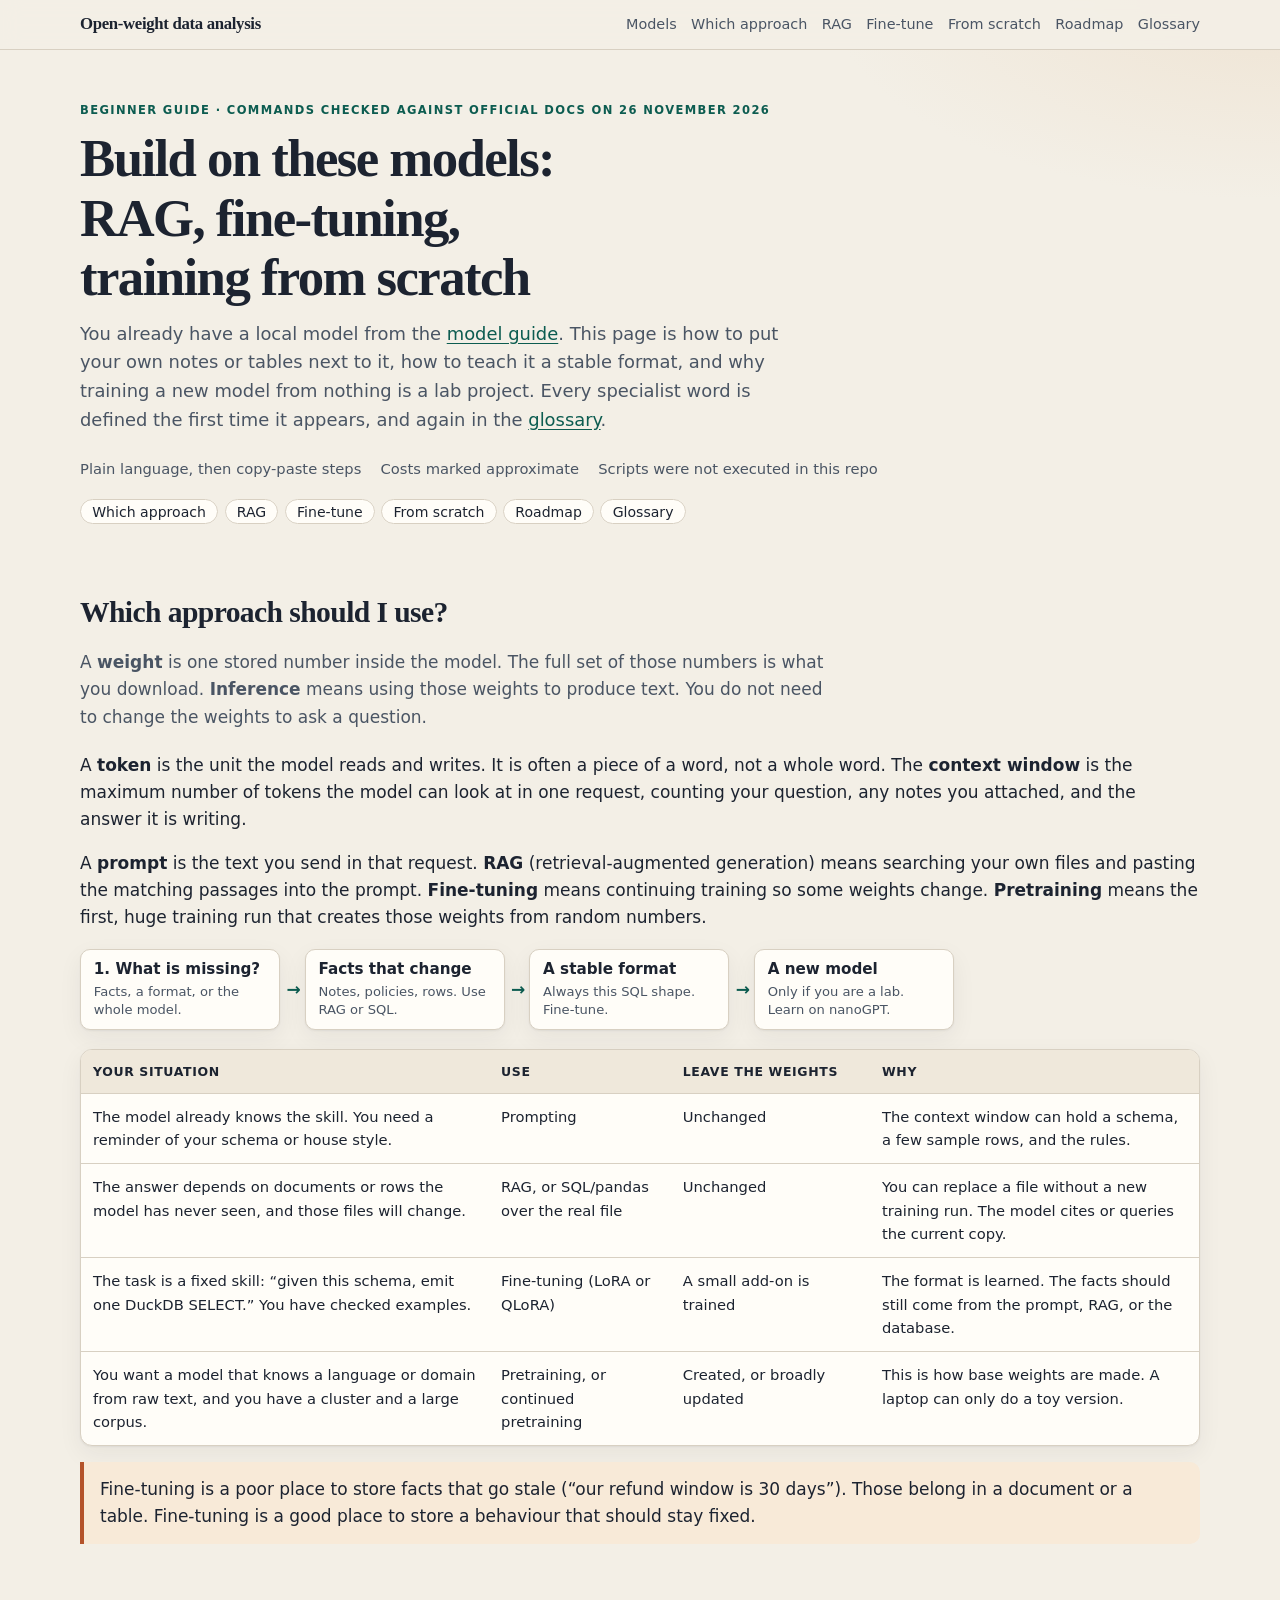
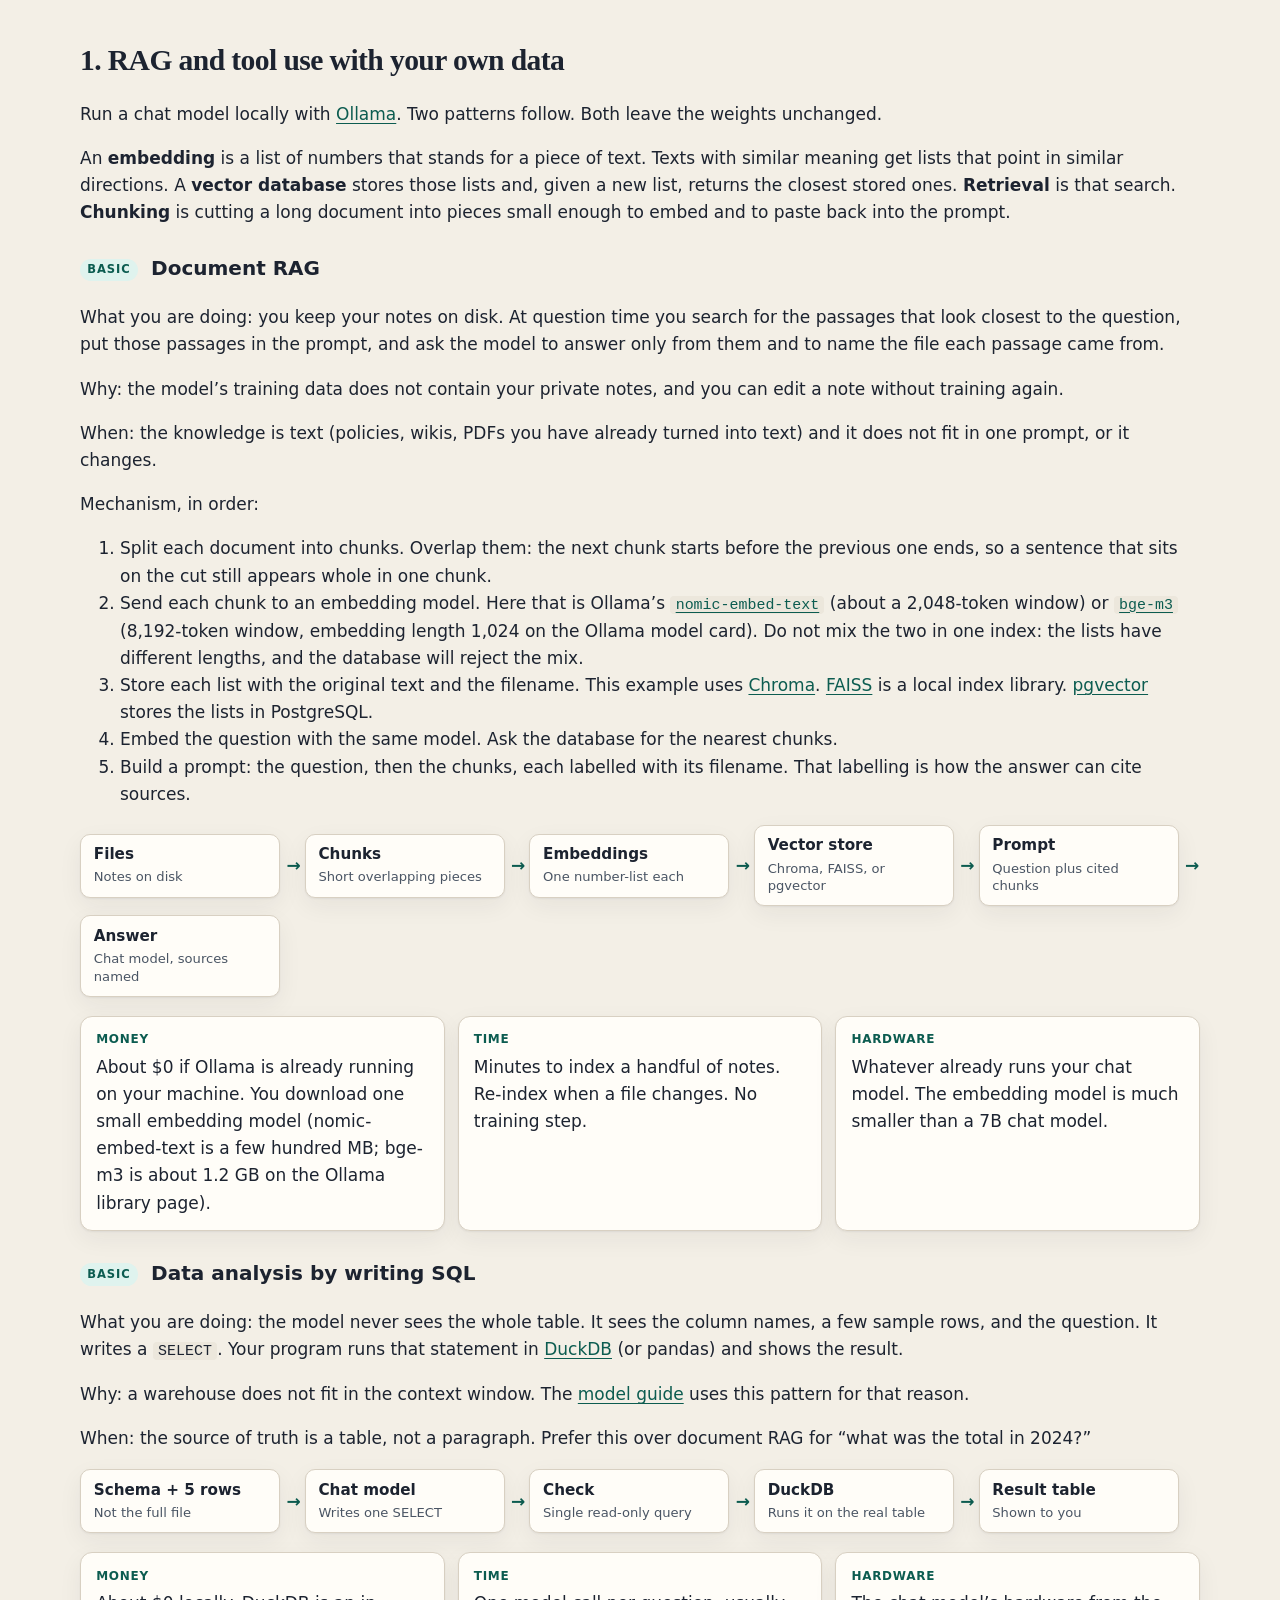
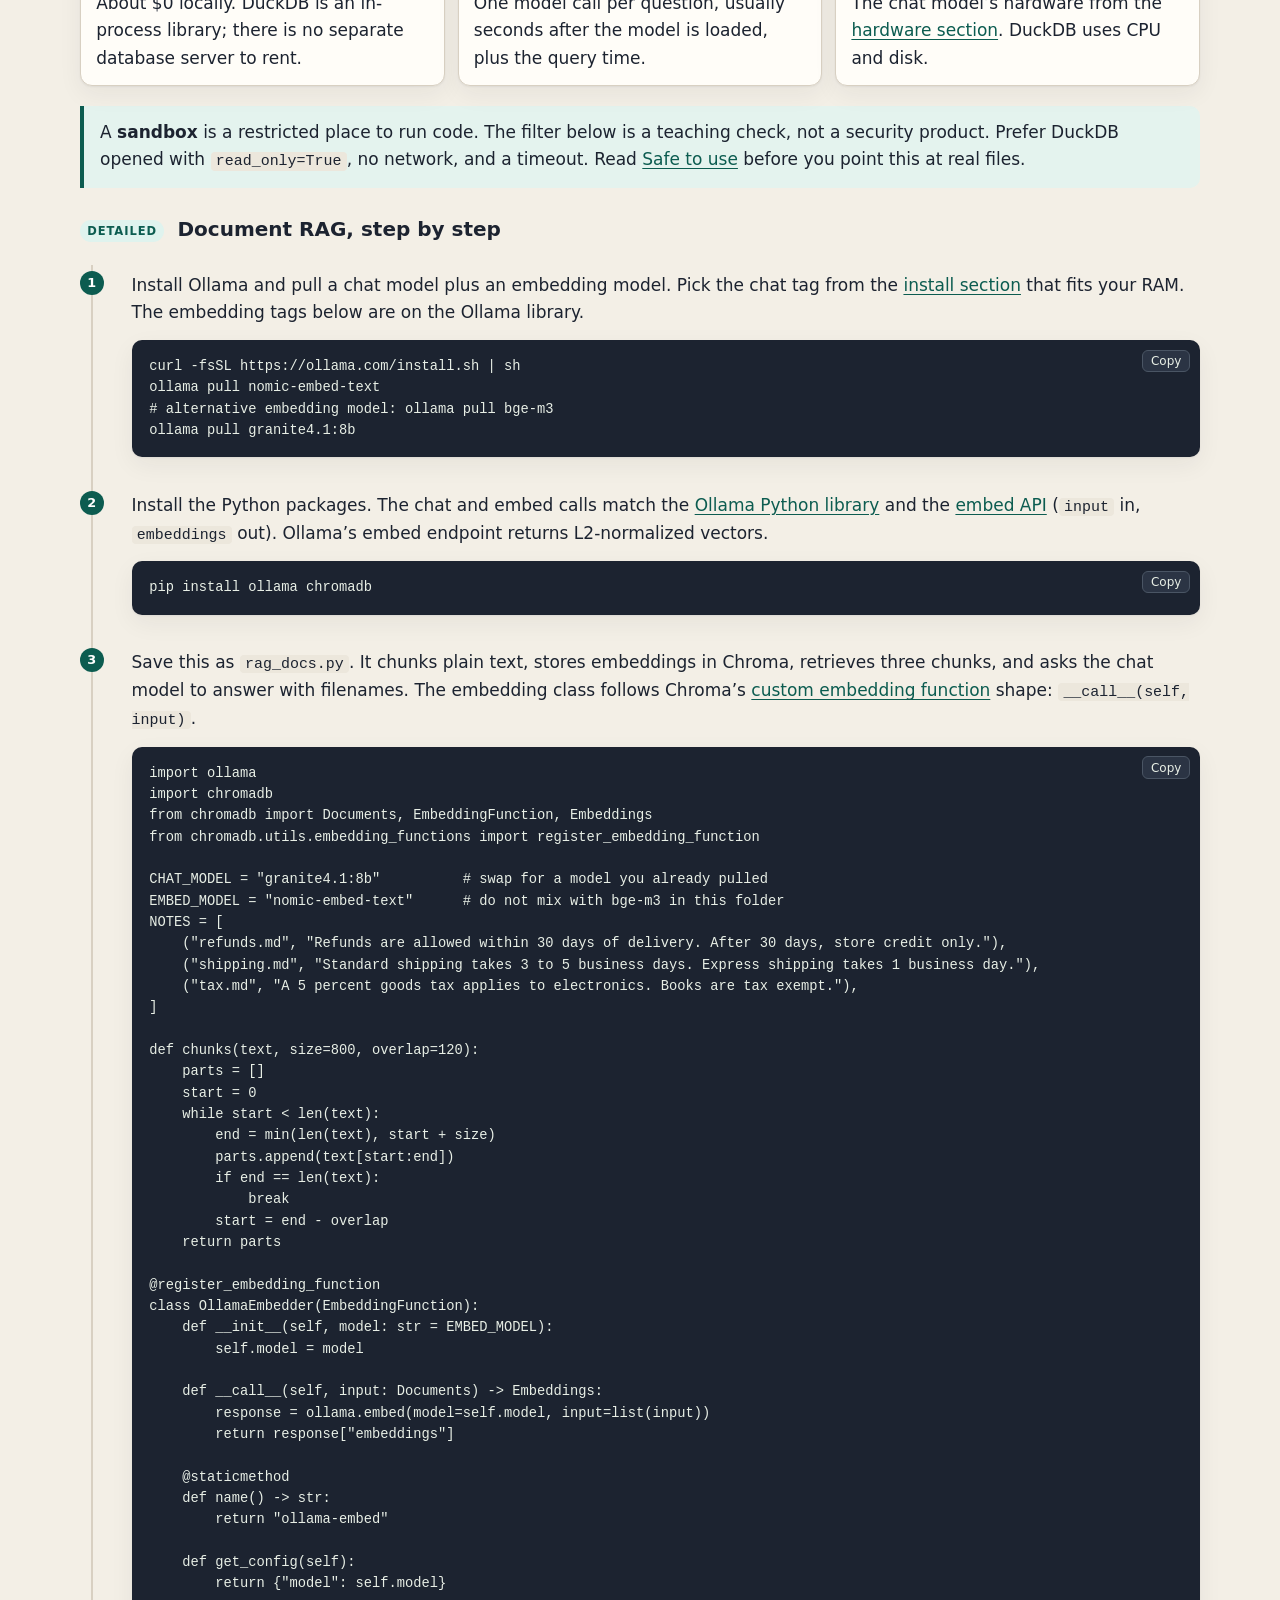
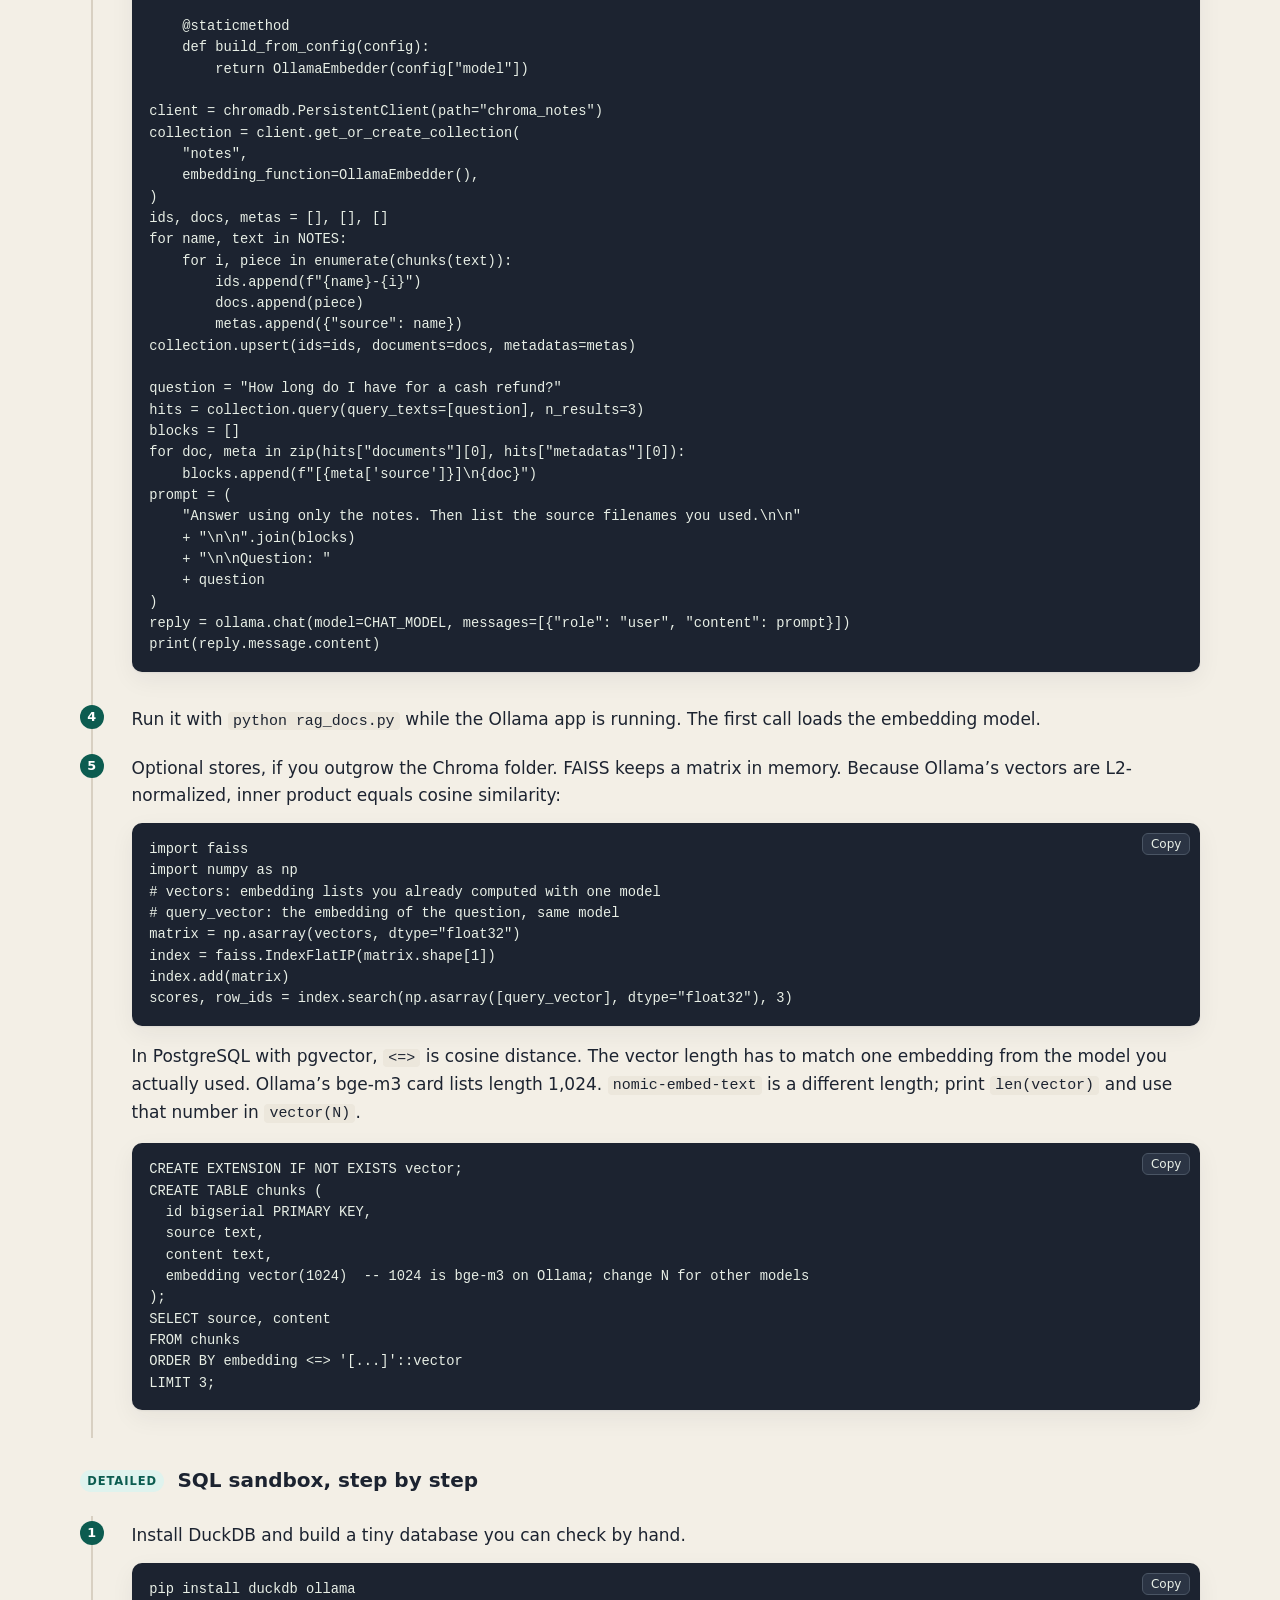
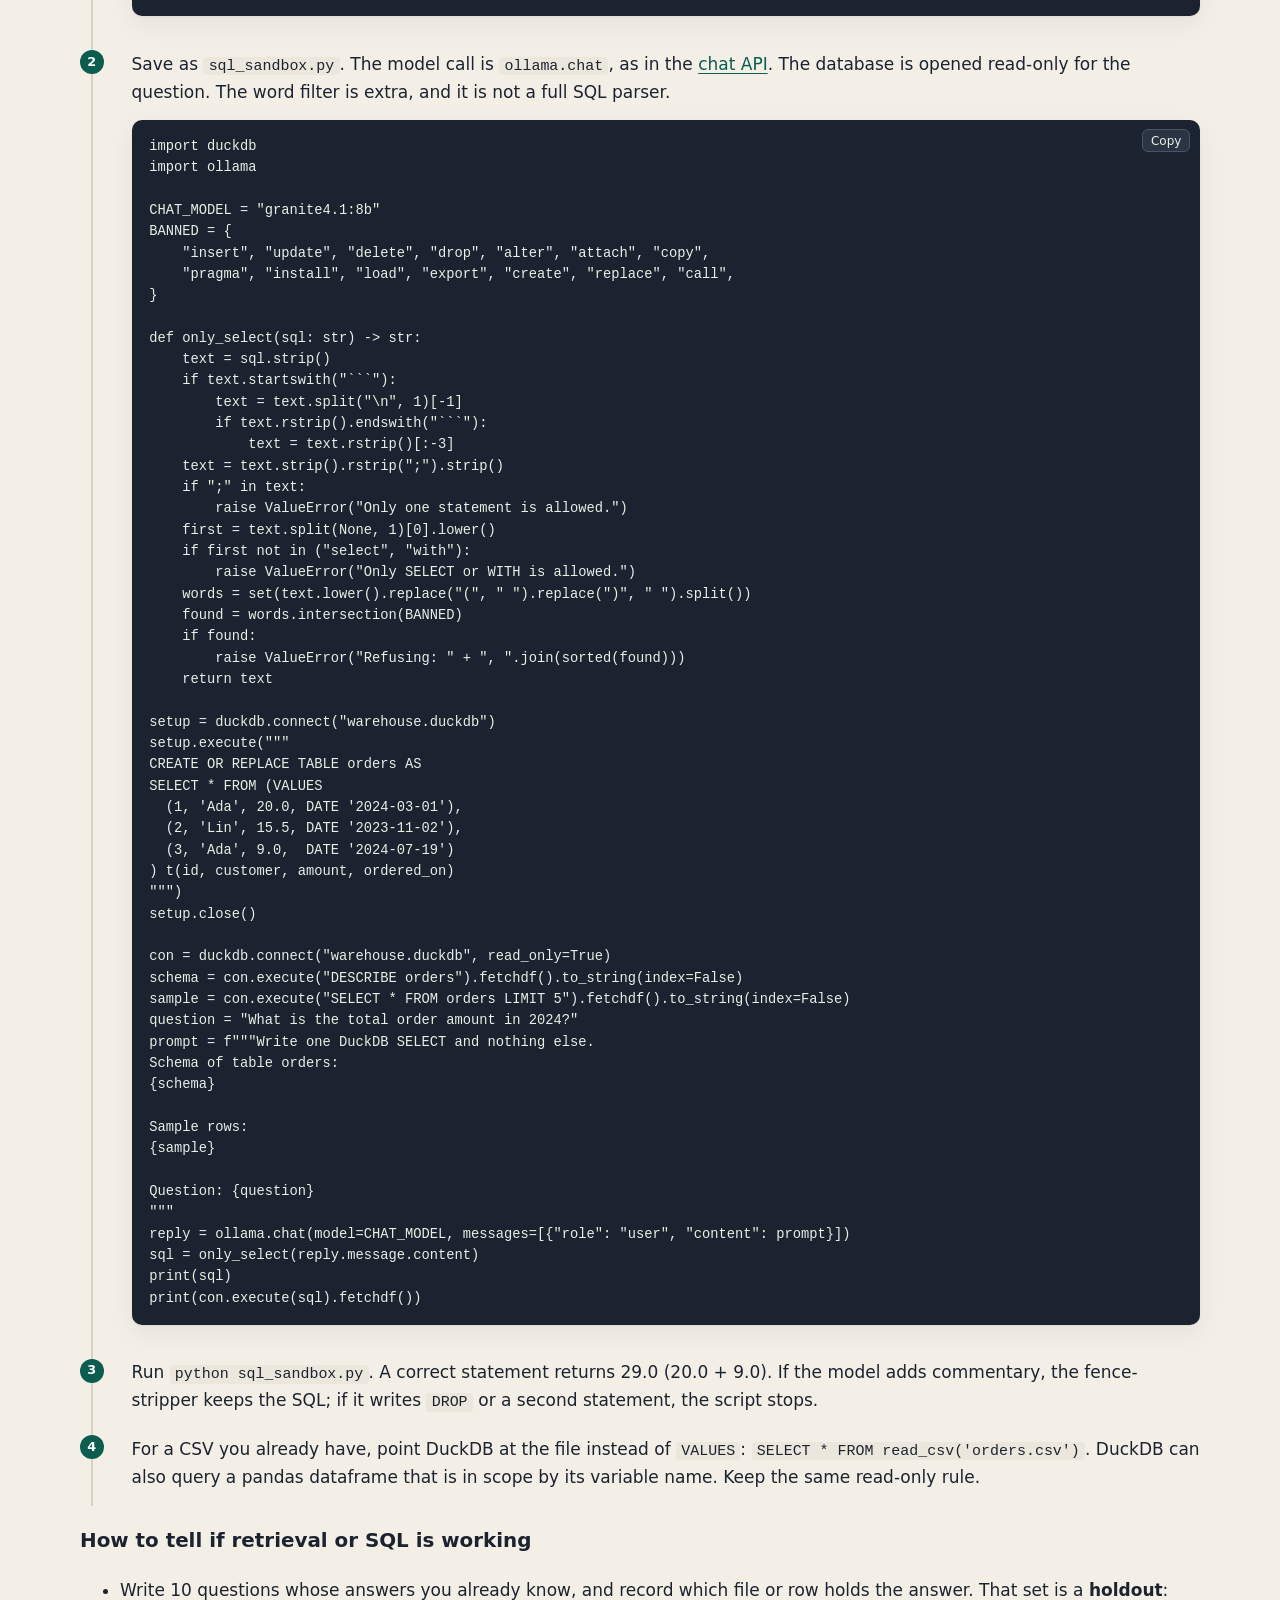
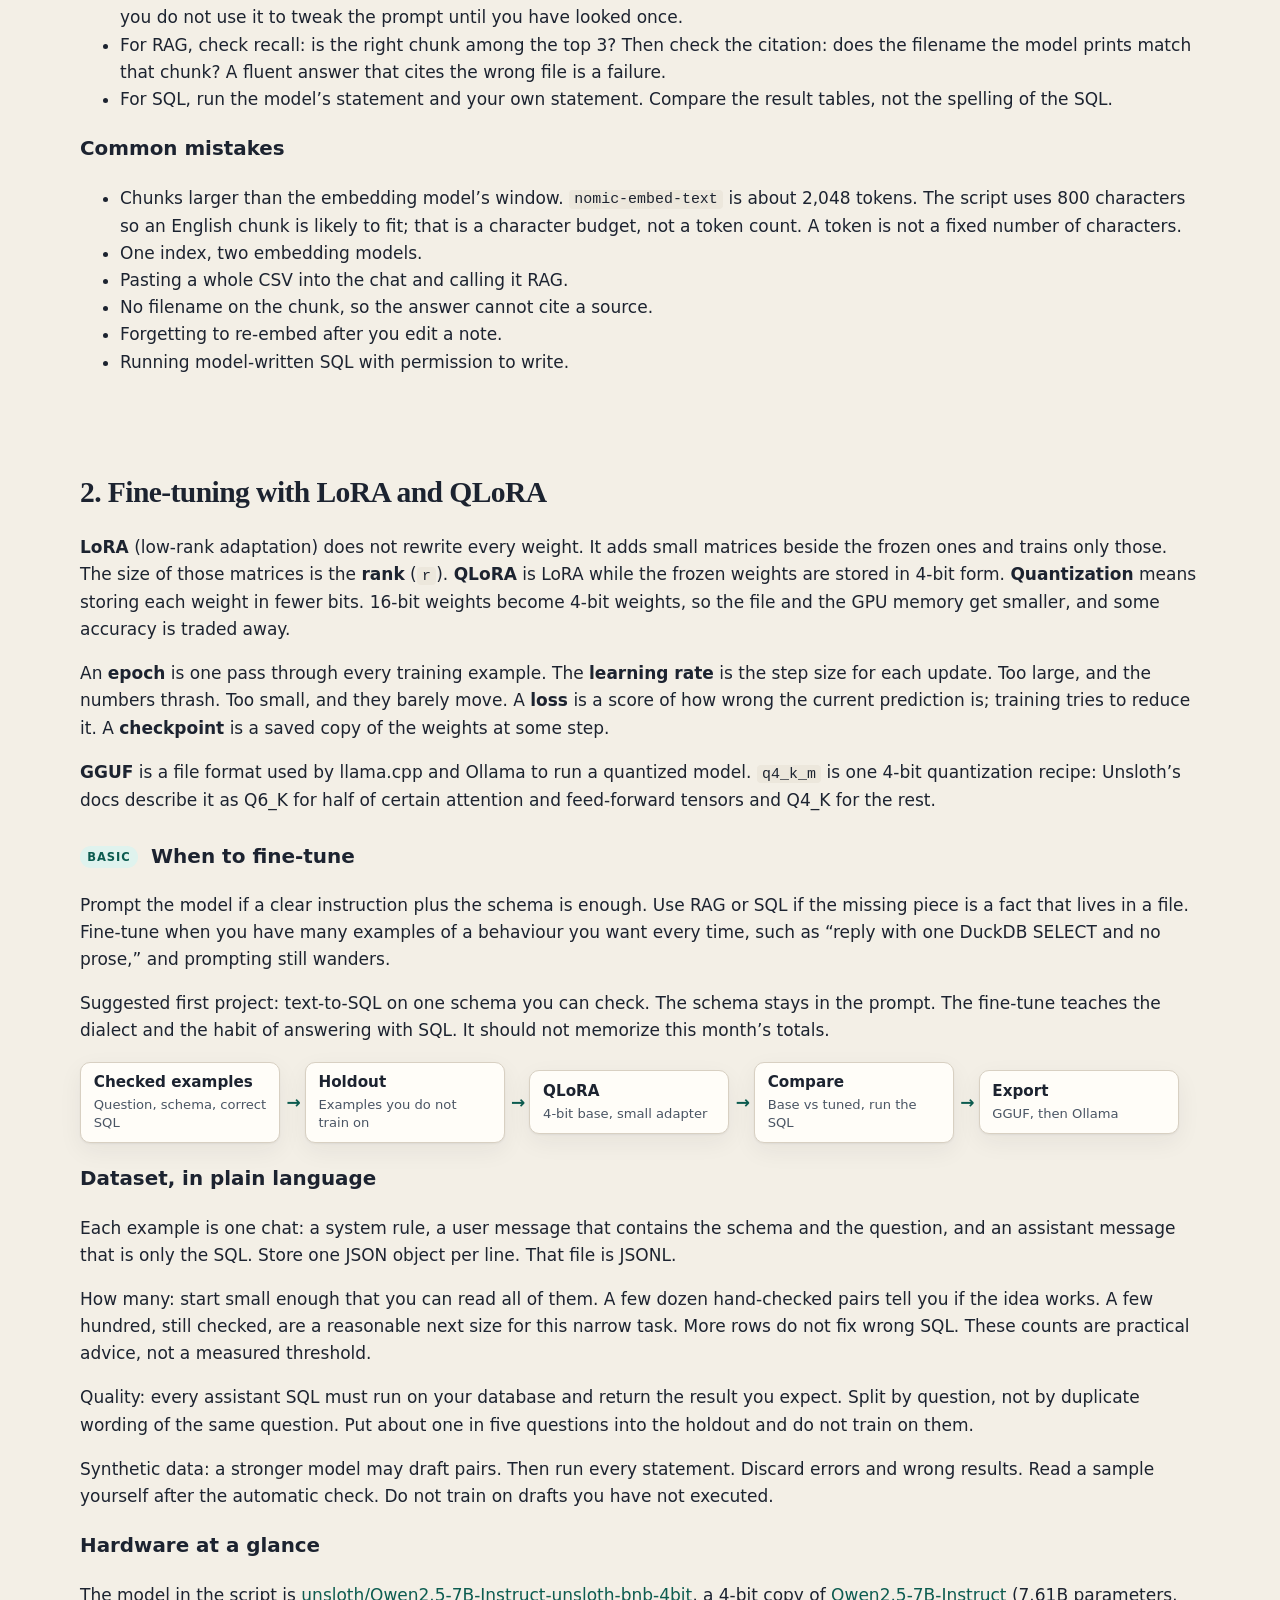
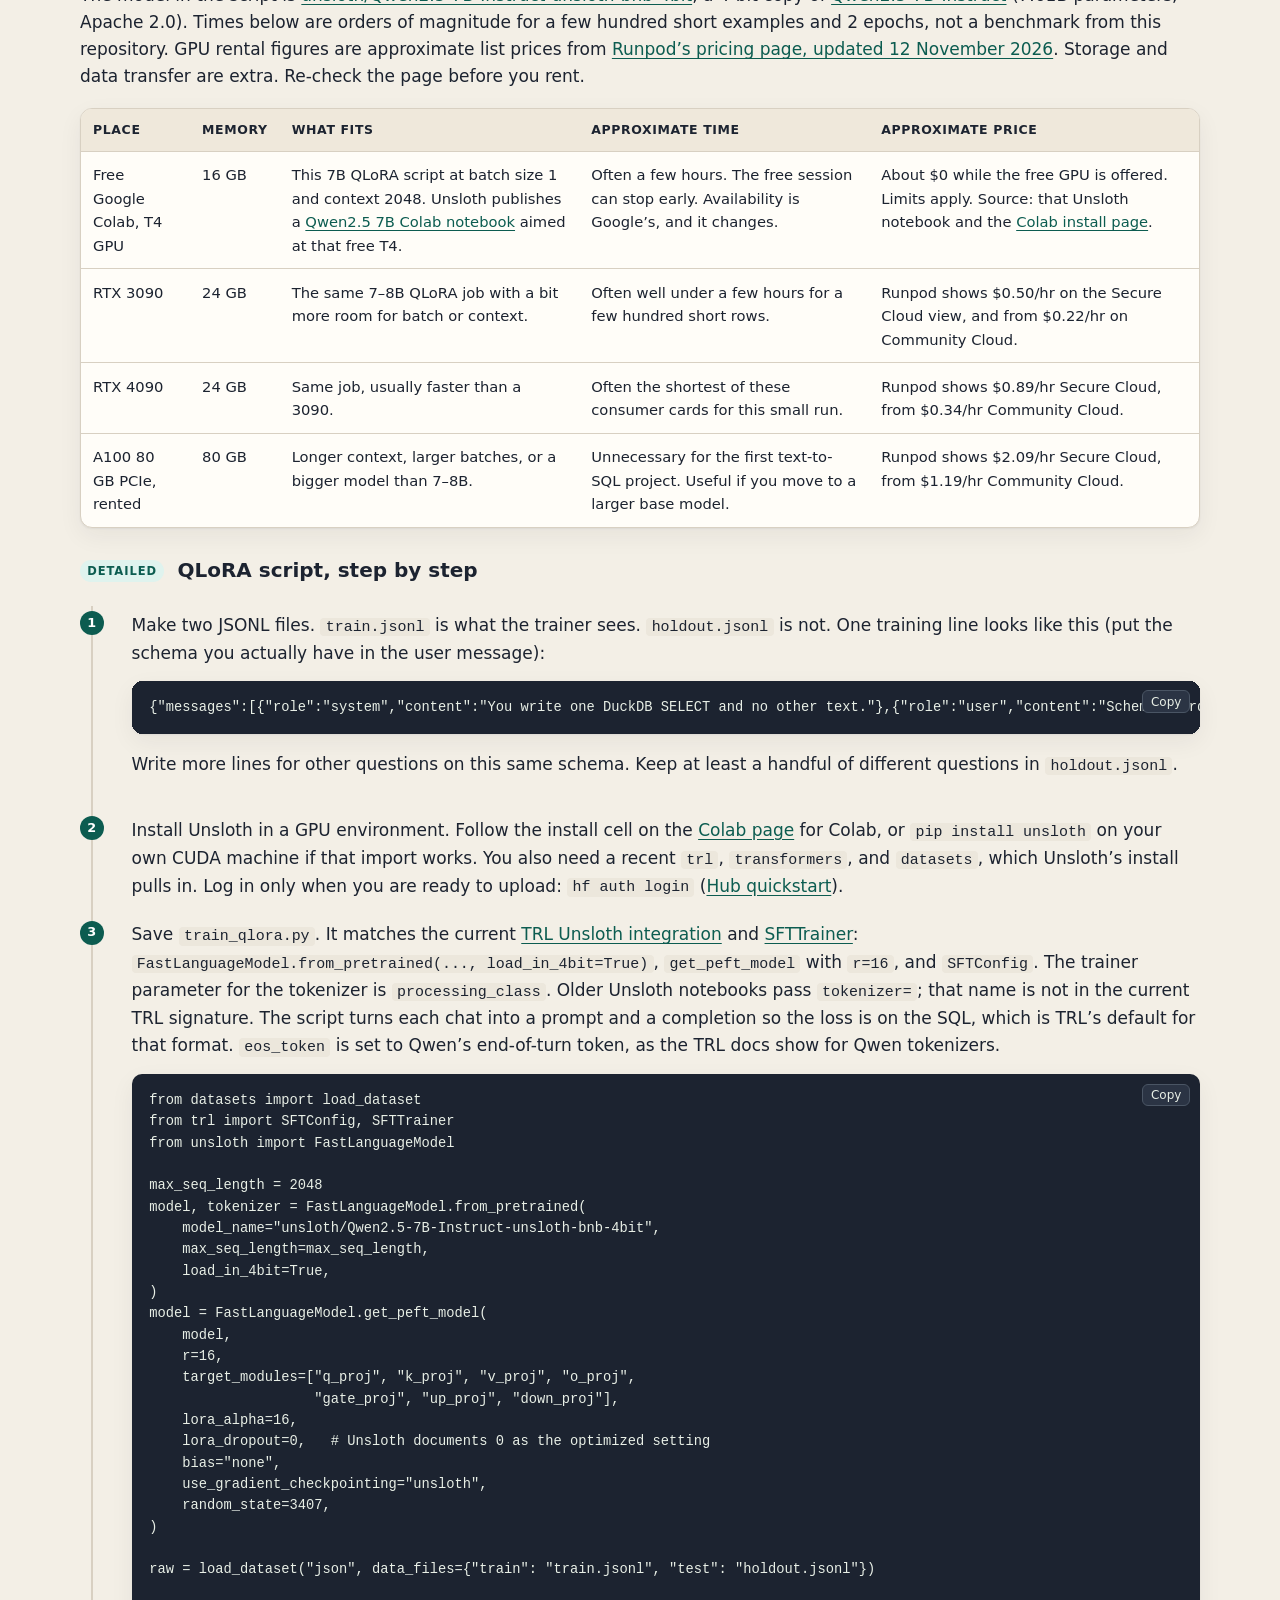
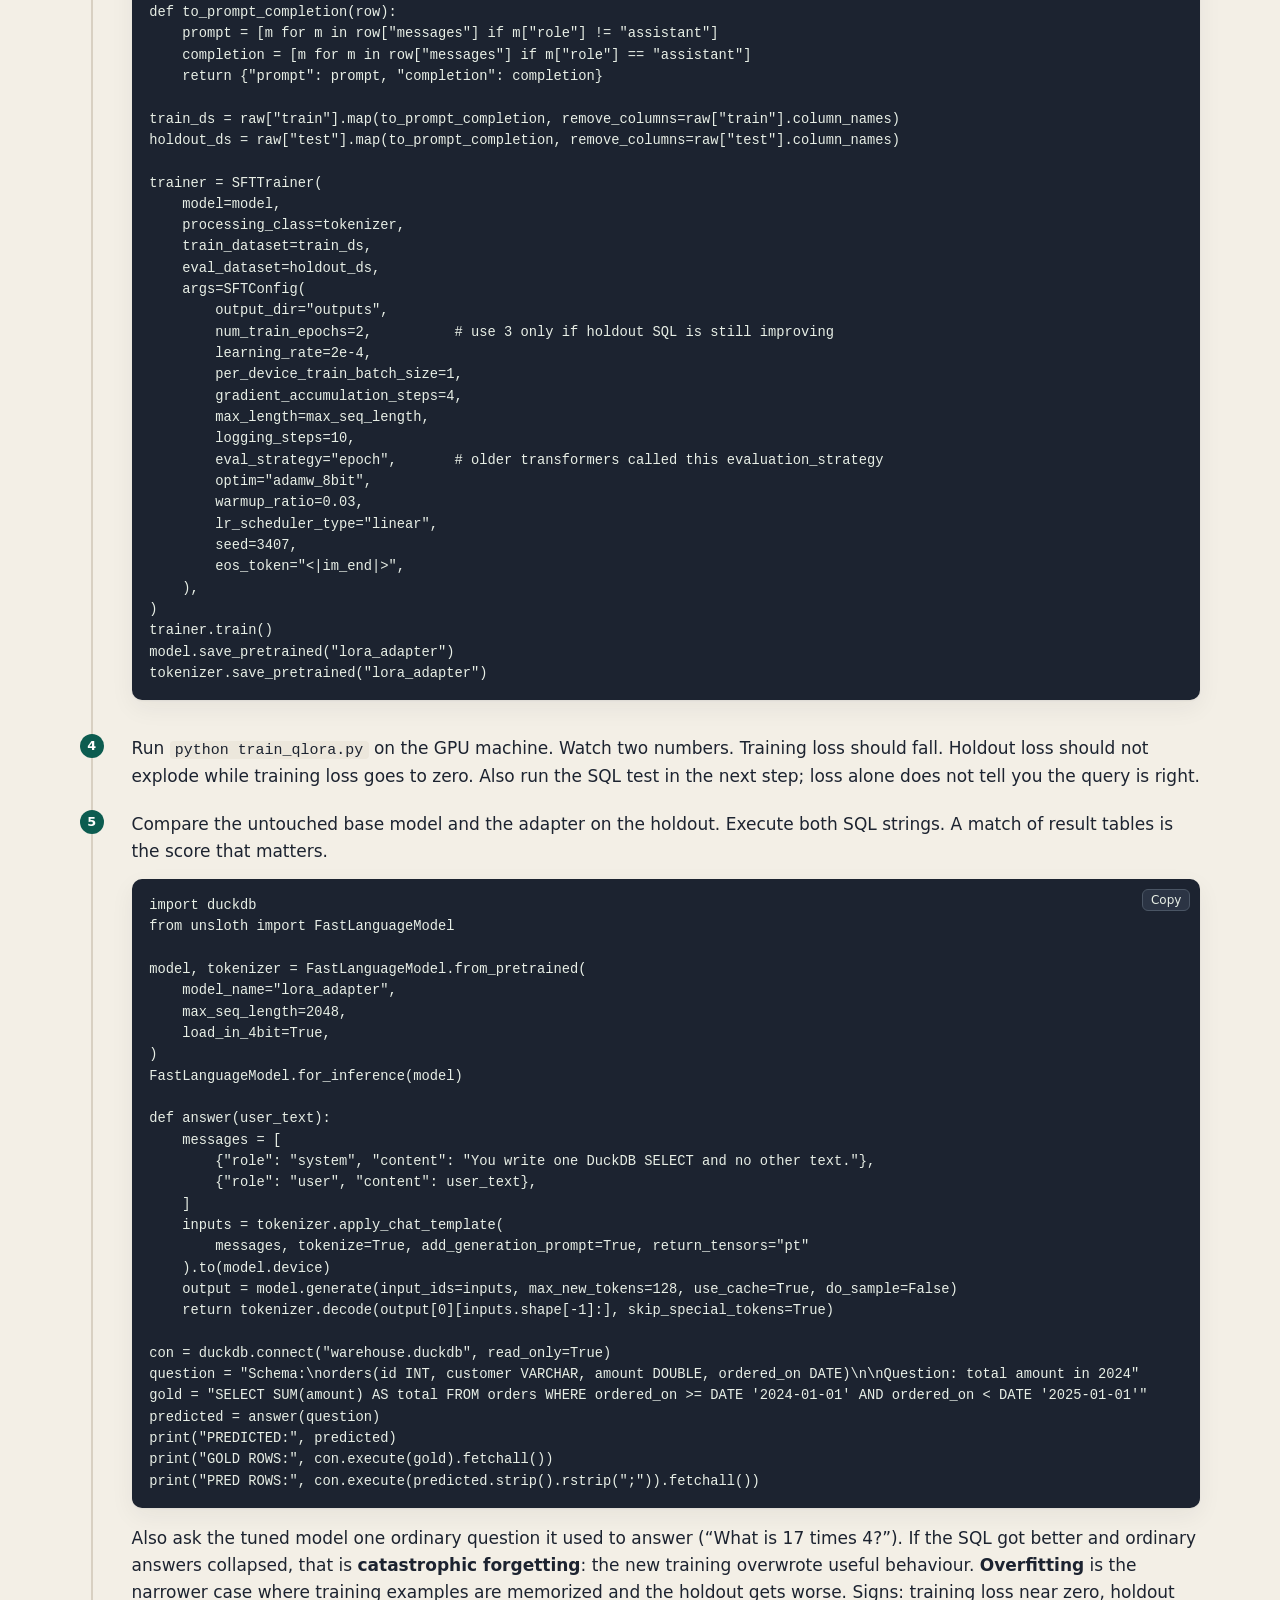
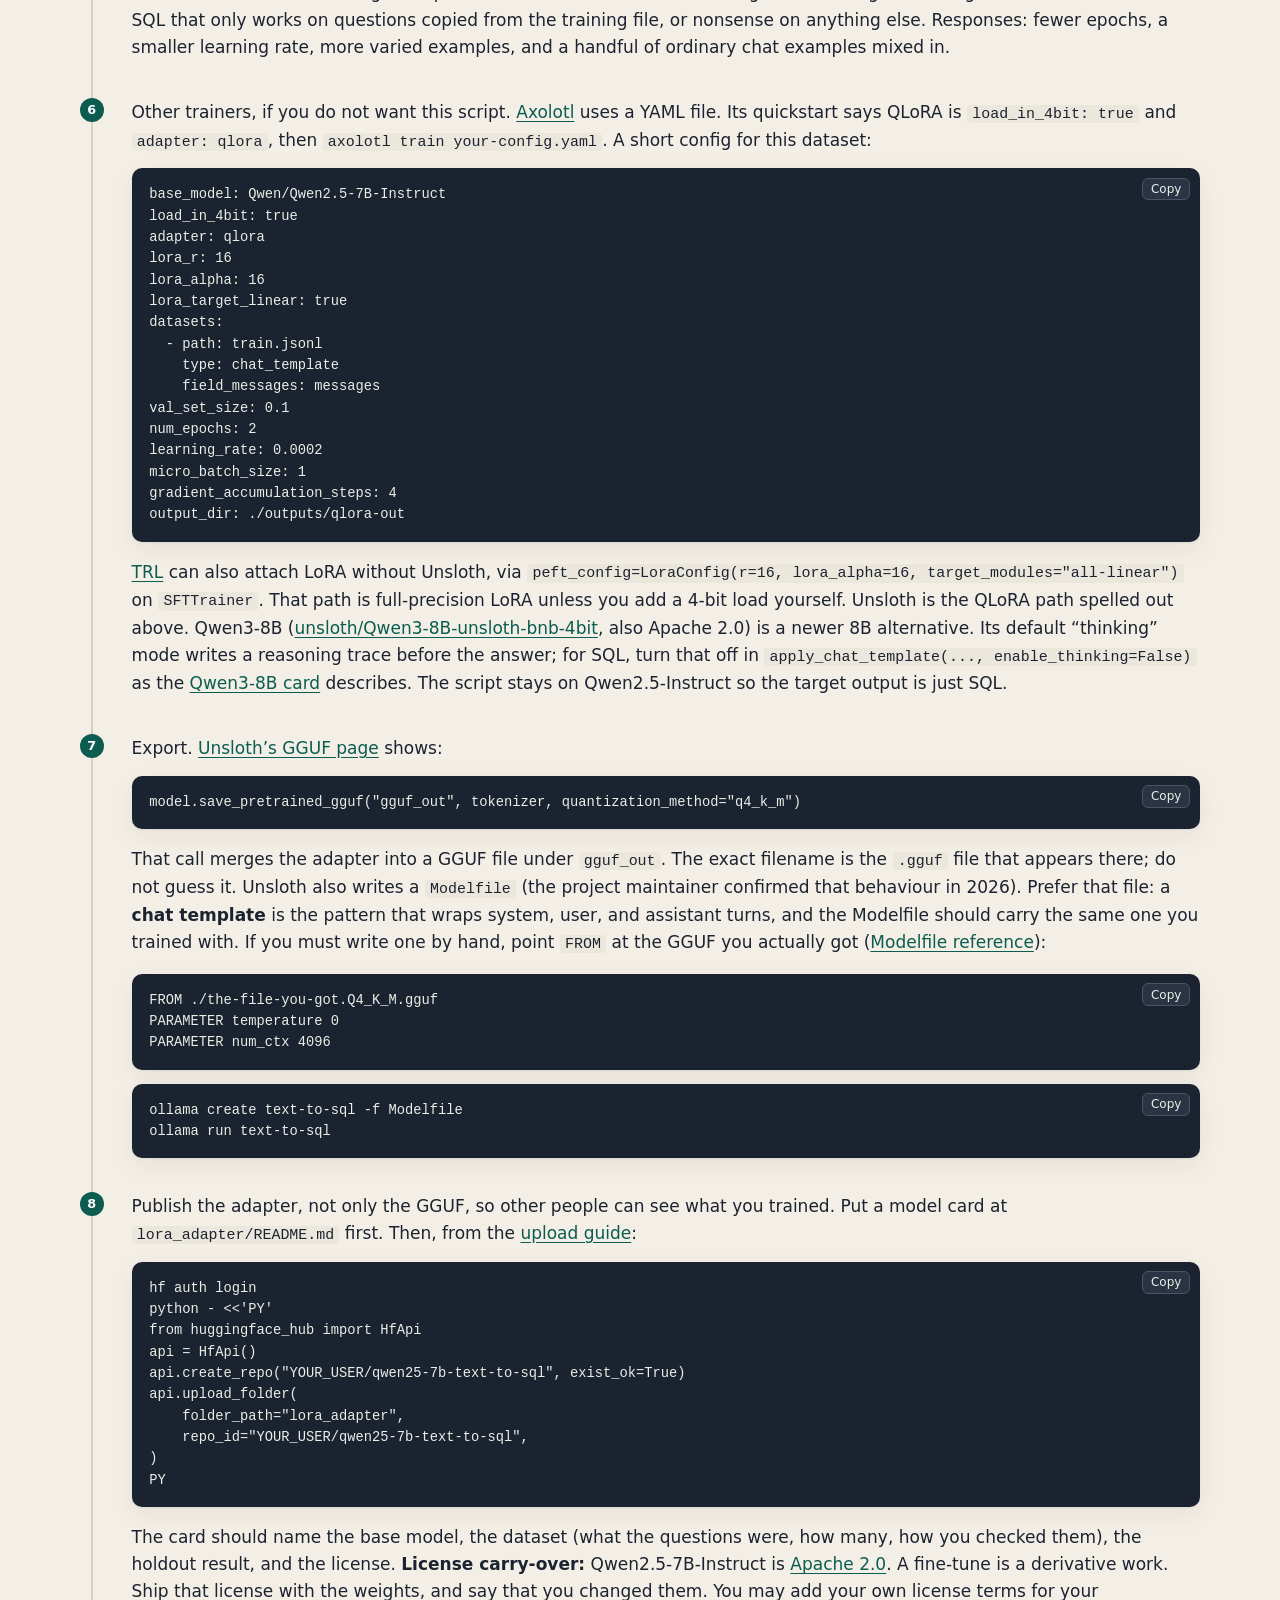
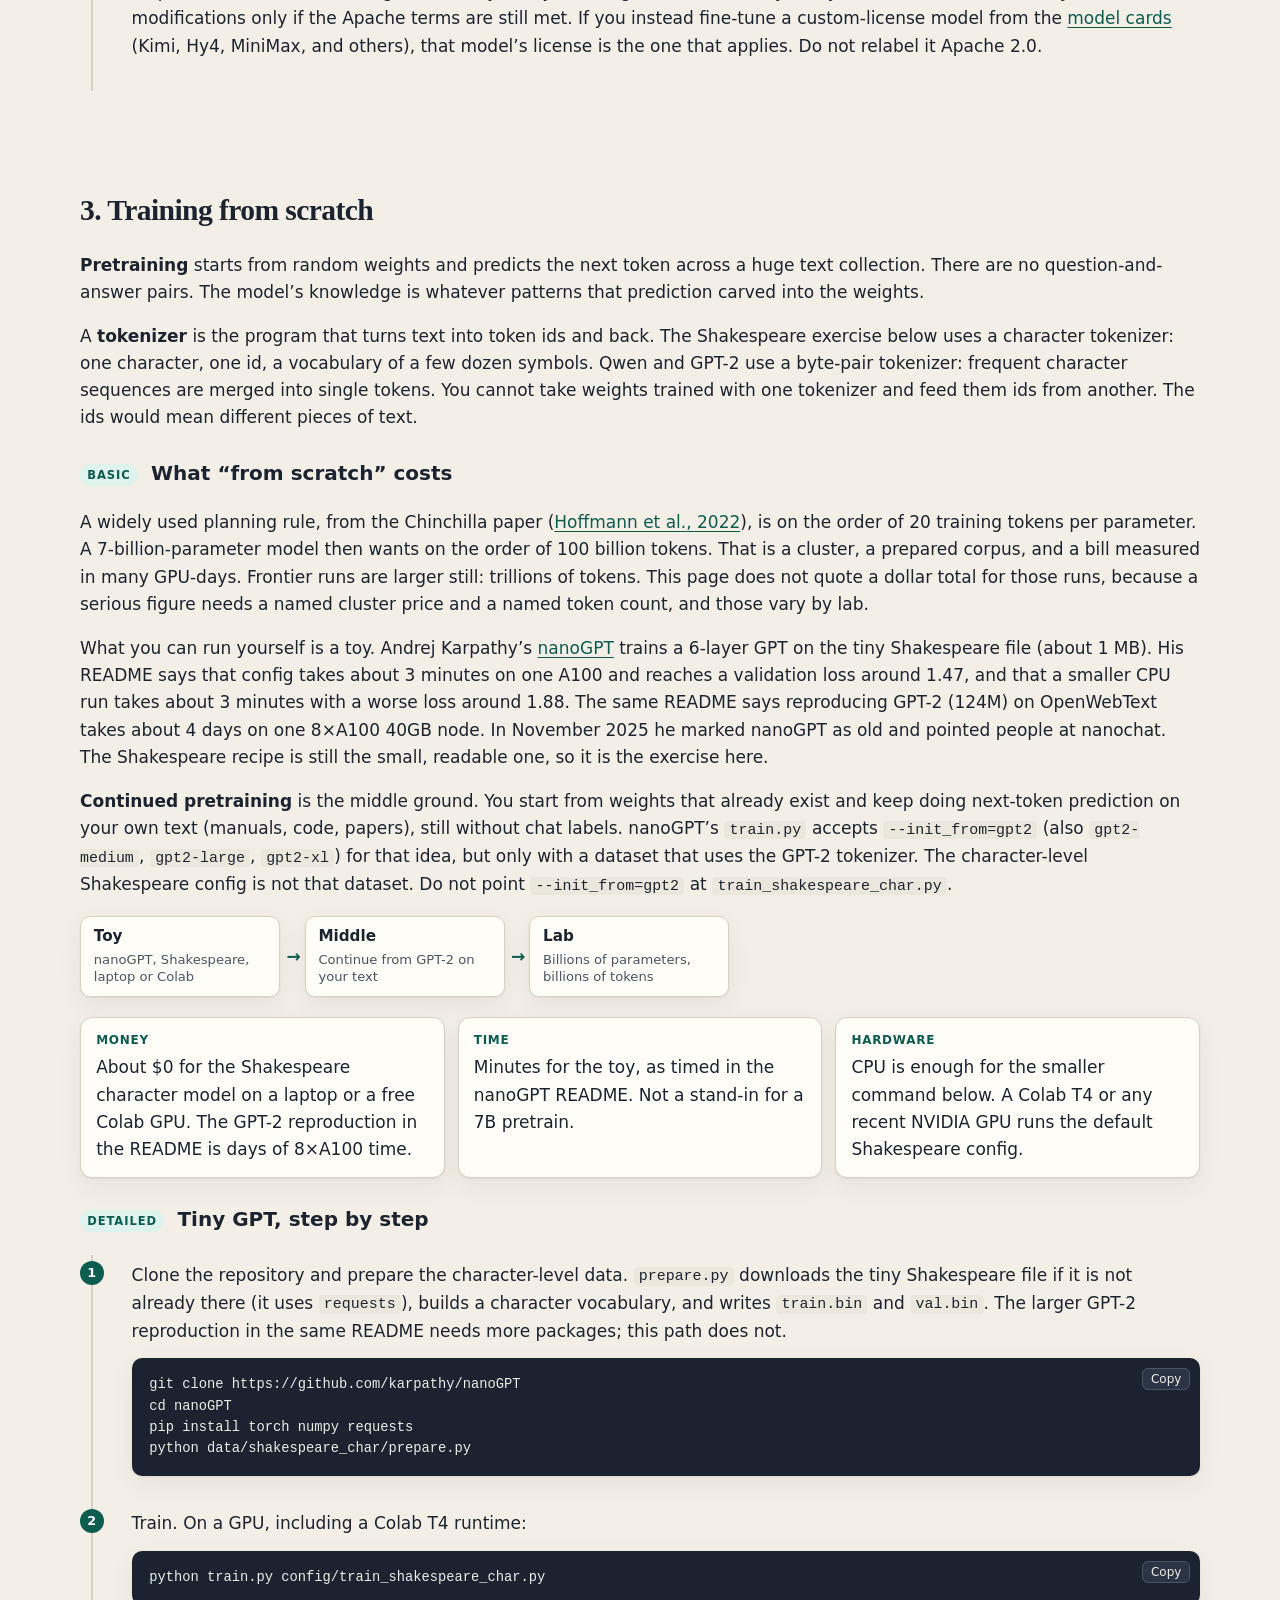
<file: build.html>
<!DOCTYPE html>
<html lang="en">
<head>
  <meta charset="utf-8">
  <meta name="viewport" content="width=device-width, initial-scale=1">
  <meta name="description" content="Beginner guide: RAG, LoRA/QLoRA fine-tuning, and training a tiny GPT from scratch, with a glossary and copy-paste commands. Updated 26 November 2026.">
  <title>Build on these models: RAG, fine-tuning, training from scratch</title>
  <link rel="stylesheet" href="styles.css?v=20261126-flow">
</head>
<body>
  <header class="site">
    <div class="wrap nav">
      <a class="brand" href="index.html">Open-weight data analysis</a>
      <ul class="nav-links">
        <li><a href="index.html">Models</a></li>
        <li><a href="#choose">Which approach</a></li>
        <li><a href="#rag">RAG</a></li>
        <li><a href="#finetune">Fine-tune</a></li>
        <li><a href="#scratch">From scratch</a></li>
        <li><a href="#roadmap">Roadmap</a></li>
        <li><a href="#glossary">Glossary</a></li>
      </ul>
    </div>
  </header>

  <main id="top">
    <div class="wrap hero">
      <p class="kicker">Beginner guide · commands checked against official docs on 26 November 2026</p>
      <h1>Build on these models: RAG, fine-tuning, training from scratch</h1>
      <p class="lede">You already have a local model from the <a href="index.html">model guide</a>. This page is how to put your own notes or tables next to it, how to teach it a stable format, and why training a new model from nothing is a lab project. Every specialist word is defined the first time it appears, and again in the <a href="#glossary">glossary</a>.</p>
      <div class="meta-row">
        <span>Plain language, then copy-paste steps</span>
        <span>Costs marked approximate</span>
        <span>Scripts were not executed in this repo</span>
      </div>
      <ul class="page-nav">
        <li><a href="#choose">Which approach</a></li>
        <li><a href="#rag">RAG</a></li>
        <li><a href="#finetune">Fine-tune</a></li>
        <li><a href="#scratch">From scratch</a></li>
        <li><a href="#roadmap">Roadmap</a></li>
        <li><a href="#glossary">Glossary</a></li>
      </ul>
    </div>

    <section id="choose">
      <div class="wrap">
        <h2>Which approach should I use?</h2>
        <p class="section-intro">A <strong>weight</strong> is one stored number inside the model. The full set of those numbers is what you download. <strong>Inference</strong> means using those weights to produce text. You do not need to change the weights to ask a question.</p>
        <p>A <strong>token</strong> is the unit the model reads and writes. It is often a piece of a word, not a whole word. The <strong>context window</strong> is the maximum number of tokens the model can look at in one request, counting your question, any notes you attached, and the answer it is writing.</p>
        <p>A <strong>prompt</strong> is the text you send in that request. <strong>RAG</strong> (retrieval-augmented generation) means searching your own files and pasting the matching passages into the prompt. <strong>Fine-tuning</strong> means continuing training so some weights change. <strong>Pretraining</strong> means the first, huge training run that creates those weights from random numbers.</p>

        <div class="flow" aria-label="Decision flow">
          <div class="flow-pair">
            <div class="flow-step">
              <p class="flow-title">1. What is missing?<span class="flow-sep"> — </span></p>
              <p class="flow-desc">Facts, a format, or the whole model.</p>
            </div>
            <span class="arr" aria-hidden="true">→</span>
          </div>
          <div class="flow-pair">
            <div class="flow-step">
              <p class="flow-title">Facts that change<span class="flow-sep"> — </span></p>
              <p class="flow-desc">Notes, policies, rows. Use RAG or SQL.</p>
            </div>
            <span class="arr" aria-hidden="true">→</span>
          </div>
          <div class="flow-pair">
            <div class="flow-step">
              <p class="flow-title">A stable format<span class="flow-sep"> — </span></p>
              <p class="flow-desc">Always this SQL shape. Fine-tune.</p>
            </div>
            <span class="arr" aria-hidden="true">→</span>
          </div>
          <div class="flow-pair">
            <div class="flow-step">
              <p class="flow-title">A new model<span class="flow-sep"> — </span></p>
              <p class="flow-desc">Only if you are a lab. Learn on nanoGPT.</p>
            </div>
          </div>
        </div>

        <div class="table-wrap">
          <table>
            <thead>
              <tr>
                <th scope="col">Your situation</th>
                <th scope="col">Use</th>
                <th scope="col">Leave the weights</th>
                <th scope="col">Why</th>
              </tr>
            </thead>
            <tbody>
              <tr>
                <td>The model already knows the skill. You need a reminder of your schema or house style.</td>
                <td>Prompting</td>
                <td>Unchanged</td>
                <td>The context window can hold a schema, a few sample rows, and the rules.</td>
              </tr>
              <tr>
                <td>The answer depends on documents or rows the model has never seen, and those files will change.</td>
                <td>RAG, or SQL/pandas over the real file</td>
                <td>Unchanged</td>
                <td>You can replace a file without a new training run. The model cites or queries the current copy.</td>
              </tr>
              <tr>
                <td>The task is a fixed skill: “given this schema, emit one DuckDB SELECT.” You have checked examples.</td>
                <td>Fine-tuning (LoRA or QLoRA)</td>
                <td>A small add-on is trained</td>
                <td>The format is learned. The facts should still come from the prompt, RAG, or the database.</td>
              </tr>
              <tr>
                <td>You want a model that knows a language or domain from raw text, and you have a cluster and a large corpus.</td>
                <td>Pretraining, or continued pretraining</td>
                <td>Created, or broadly updated</td>
                <td>This is how base weights are made. A laptop can only do a toy version.</td>
              </tr>
            </tbody>
          </table>
        </div>
        <div class="note">
          Fine-tuning is a poor place to store facts that go stale (“our refund window is 30 days”). Those belong in a document or a table. Fine-tuning is a good place to store a behaviour that should stay fixed.
        </div>
      </div>
    </section>

    <section id="rag">
      <div class="wrap">
        <h2>1. RAG and tool use with your own data</h2>
        <p>Run a chat model locally with <a href="https://ollama.com/">Ollama</a>. Two patterns follow. Both leave the weights unchanged.</p>
        <p>An <strong>embedding</strong> is a list of numbers that stands for a piece of text. Texts with similar meaning get lists that point in similar directions. A <strong>vector database</strong> stores those lists and, given a new list, returns the closest stored ones. <strong>Retrieval</strong> is that search. <strong>Chunking</strong> is cutting a long document into pieces small enough to embed and to paste back into the prompt.</p>

        <h3 class="layer"><span>Basic</span> Document RAG</h3>
        <p>What you are doing: you keep your notes on disk. At question time you search for the passages that look closest to the question, put those passages in the prompt, and ask the model to answer only from them and to name the file each passage came from.</p>
        <p>Why: the model’s training data does not contain your private notes, and you can edit a note without training again.</p>
        <p>When: the knowledge is text (policies, wikis, PDFs you have already turned into text) and it does not fit in one prompt, or it changes.</p>
        <p>Mechanism, in order:</p>
        <ol>
          <li>Split each document into chunks. Overlap them: the next chunk starts before the previous one ends, so a sentence that sits on the cut still appears whole in one chunk.</li>
          <li>Send each chunk to an embedding model. Here that is Ollama’s <a href="https://ollama.com/library/nomic-embed-text"><code>nomic-embed-text</code></a> (about a 2,048-token window) or <a href="https://ollama.com/library/bge-m3"><code>bge-m3</code></a> (8,192-token window, embedding length 1,024 on the Ollama model card). Do not mix the two in one index: the lists have different lengths, and the database will reject the mix.</li>
          <li>Store each list with the original text and the filename. This example uses <a href="https://docs.trychroma.com/docs/run-chroma/clients">Chroma</a>. <a href="https://github.com/facebookresearch/faiss">FAISS</a> is a local index library. <a href="https://github.com/pgvector/pgvector">pgvector</a> stores the lists in PostgreSQL.</li>
          <li>Embed the question with the same model. Ask the database for the nearest chunks.</li>
          <li>Build a prompt: the question, then the chunks, each labelled with its filename. That labelling is how the answer can cite sources.</li>
        </ol>
        <div class="flow" aria-label="Document RAG flow">
          <div class="flow-pair">
            <div class="flow-step">
              <p class="flow-title">Files<span class="flow-sep"> — </span></p>
              <p class="flow-desc">Notes on disk</p>
            </div>
            <span class="arr" aria-hidden="true">→</span>
          </div>
          <div class="flow-pair">
            <div class="flow-step">
              <p class="flow-title">Chunks<span class="flow-sep"> — </span></p>
              <p class="flow-desc">Short overlapping pieces</p>
            </div>
            <span class="arr" aria-hidden="true">→</span>
          </div>
          <div class="flow-pair">
            <div class="flow-step">
              <p class="flow-title">Embeddings<span class="flow-sep"> — </span></p>
              <p class="flow-desc">One number-list each</p>
            </div>
            <span class="arr" aria-hidden="true">→</span>
          </div>
          <div class="flow-pair">
            <div class="flow-step">
              <p class="flow-title">Vector store<span class="flow-sep"> — </span></p>
              <p class="flow-desc">Chroma, FAISS, or pgvector</p>
            </div>
            <span class="arr" aria-hidden="true">→</span>
          </div>
          <div class="flow-pair">
            <div class="flow-step">
              <p class="flow-title">Prompt<span class="flow-sep"> — </span></p>
              <p class="flow-desc">Question plus cited chunks</p>
            </div>
            <span class="arr" aria-hidden="true">→</span>
          </div>
          <div class="flow-pair">
            <div class="flow-step">
              <p class="flow-title">Answer<span class="flow-sep"> — </span></p>
              <p class="flow-desc">Chat model, sources named</p>
            </div>
          </div>
        </div>
        <div class="glance">
          <article>
            <h4>Money</h4>
            <p>About $0 if Ollama is already running on your machine. You download one small embedding model (nomic-embed-text is a few hundred MB; bge-m3 is about 1.2 GB on the Ollama library page).</p>
          </article>
          <article>
            <h4>Time</h4>
            <p>Minutes to index a handful of notes. Re-index when a file changes. No training step.</p>
          </article>
          <article>
            <h4>Hardware</h4>
            <p>Whatever already runs your chat model. The embedding model is much smaller than a 7B chat model.</p>
          </article>
        </div>

        <h3 class="layer"><span>Basic</span> Data analysis by writing SQL</h3>
        <p>What you are doing: the model never sees the whole table. It sees the column names, a few sample rows, and the question. It writes a <code>SELECT</code>. Your program runs that statement in <a href="https://duckdb.org/docs/stable/clients/python/overview">DuckDB</a> (or pandas) and shows the result.</p>
        <p>Why: a warehouse does not fit in the context window. The <a href="index.html#data">model guide</a> uses this pattern for that reason.</p>
        <p>When: the source of truth is a table, not a paragraph. Prefer this over document RAG for “what was the total in 2024?”</p>
        <div class="flow" aria-label="SQL tool-use flow">
          <div class="flow-pair">
            <div class="flow-step">
              <p class="flow-title">Schema + 5 rows<span class="flow-sep"> — </span></p>
              <p class="flow-desc">Not the full file</p>
            </div>
            <span class="arr" aria-hidden="true">→</span>
          </div>
          <div class="flow-pair">
            <div class="flow-step">
              <p class="flow-title">Chat model<span class="flow-sep"> — </span></p>
              <p class="flow-desc">Writes one SELECT</p>
            </div>
            <span class="arr" aria-hidden="true">→</span>
          </div>
          <div class="flow-pair">
            <div class="flow-step">
              <p class="flow-title">Check<span class="flow-sep"> — </span></p>
              <p class="flow-desc">Single read-only query</p>
            </div>
            <span class="arr" aria-hidden="true">→</span>
          </div>
          <div class="flow-pair">
            <div class="flow-step">
              <p class="flow-title">DuckDB<span class="flow-sep"> — </span></p>
              <p class="flow-desc">Runs it on the real table</p>
            </div>
            <span class="arr" aria-hidden="true">→</span>
          </div>
          <div class="flow-pair">
            <div class="flow-step">
              <p class="flow-title">Result table<span class="flow-sep"> — </span></p>
              <p class="flow-desc">Shown to you</p>
            </div>
          </div>
        </div>
        <div class="glance">
          <article>
            <h4>Money</h4>
            <p>About $0 locally. DuckDB is an in-process library; there is no separate database server to rent.</p>
          </article>
          <article>
            <h4>Time</h4>
            <p>One model call per question, usually seconds after the model is loaded, plus the query time.</p>
          </article>
          <article>
            <h4>Hardware</h4>
            <p>The chat model’s hardware from the <a href="index.html#hardware">hardware section</a>. DuckDB uses CPU and disk.</p>
          </article>
        </div>
        <div class="callout ok">
          A <strong>sandbox</strong> is a restricted place to run code. The filter below is a teaching check, not a security product. Prefer DuckDB opened with <code>read_only=True</code>, no network, and a timeout. Read <a href="index.html#safety">Safe to use</a> before you point this at real files.
        </div>

        <h3 class="layer"><span>Detailed</span> Document RAG, step by step</h3>
        <ol class="steps">
          <li>Install Ollama and pull a chat model plus an embedding model. Pick the chat tag from the <a href="index.html#install">install section</a> that fits your RAM. The embedding tags below are on the Ollama library.
            <div class="copy-row">
              <pre><code>curl -fsSL https://ollama.com/install.sh | sh
ollama pull nomic-embed-text
# alternative embedding model: ollama pull bge-m3
ollama pull granite4.1:8b</code></pre>
              <button class="copy-btn" type="button" data-copy>Copy</button>
            </div>
          </li>
          <li>Install the Python packages. The chat and embed calls match the <a href="https://github.com/ollama/ollama-python">Ollama Python library</a> and the <a href="https://docs.ollama.com/api/embed">embed API</a> (<code>input</code> in, <code>embeddings</code> out). Ollama’s embed endpoint returns L2-normalized vectors.
            <div class="copy-row">
              <pre><code>pip install ollama chromadb</code></pre>
              <button class="copy-btn" type="button" data-copy>Copy</button>
            </div>
          </li>
          <li>Save this as <code>rag_docs.py</code>. It chunks plain text, stores embeddings in Chroma, retrieves three chunks, and asks the chat model to answer with filenames. The embedding class follows Chroma’s <a href="https://docs.trychroma.com/docs/embeddings/embedding-functions">custom embedding function</a> shape: <code>__call__(self, input)</code>.
            <div class="copy-row">
              <pre><code>import ollama
import chromadb
from chromadb import Documents, EmbeddingFunction, Embeddings
from chromadb.utils.embedding_functions import register_embedding_function

CHAT_MODEL = "granite4.1:8b"          # swap for a model you already pulled
EMBED_MODEL = "nomic-embed-text"      # do not mix with bge-m3 in this folder
NOTES = [
    ("refunds.md", "Refunds are allowed within 30 days of delivery. After 30 days, store credit only."),
    ("shipping.md", "Standard shipping takes 3 to 5 business days. Express shipping takes 1 business day."),
    ("tax.md", "A 5 percent goods tax applies to electronics. Books are tax exempt."),
]

def chunks(text, size=800, overlap=120):
    parts = []
    start = 0
    while start &lt; len(text):
        end = min(len(text), start + size)
        parts.append(text[start:end])
        if end == len(text):
            break
        start = end - overlap
    return parts

@register_embedding_function
class OllamaEmbedder(EmbeddingFunction):
    def __init__(self, model: str = EMBED_MODEL):
        self.model = model

    def __call__(self, input: Documents) -&gt; Embeddings:
        response = ollama.embed(model=self.model, input=list(input))
        return response["embeddings"]

    @staticmethod
    def name() -&gt; str:
        return "ollama-embed"

    def get_config(self):
        return {"model": self.model}

    @staticmethod
    def build_from_config(config):
        return OllamaEmbedder(config["model"])

client = chromadb.PersistentClient(path="chroma_notes")
collection = client.get_or_create_collection(
    "notes",
    embedding_function=OllamaEmbedder(),
)
ids, docs, metas = [], [], []
for name, text in NOTES:
    for i, piece in enumerate(chunks(text)):
        ids.append(f"{name}-{i}")
        docs.append(piece)
        metas.append({"source": name})
collection.upsert(ids=ids, documents=docs, metadatas=metas)

question = "How long do I have for a cash refund?"
hits = collection.query(query_texts=[question], n_results=3)
blocks = []
for doc, meta in zip(hits["documents"][0], hits["metadatas"][0]):
    blocks.append(f"[{meta['source']}]\n{doc}")
prompt = (
    "Answer using only the notes. Then list the source filenames you used.\n\n"
    + "\n\n".join(blocks)
    + "\n\nQuestion: "
    + question
)
reply = ollama.chat(model=CHAT_MODEL, messages=[{"role": "user", "content": prompt}])
print(reply.message.content)</code></pre>
              <button class="copy-btn" type="button" data-copy>Copy</button>
            </div>
          </li>
          <li>Run it with <code>python rag_docs.py</code> while the Ollama app is running. The first call loads the embedding model.</li>
          <li>Optional stores, if you outgrow the Chroma folder. FAISS keeps a matrix in memory. Because Ollama’s vectors are L2-normalized, inner product equals cosine similarity:
            <div class="copy-row">
              <pre><code>import faiss
import numpy as np
# vectors: embedding lists you already computed with one model
# query_vector: the embedding of the question, same model
matrix = np.asarray(vectors, dtype="float32")
index = faiss.IndexFlatIP(matrix.shape[1])
index.add(matrix)
scores, row_ids = index.search(np.asarray([query_vector], dtype="float32"), 3)</code></pre>
              <button class="copy-btn" type="button" data-copy>Copy</button>
            </div>
            <p>In PostgreSQL with pgvector, <code>&lt;=&gt;</code> is cosine distance. The vector length has to match one embedding from the model you actually used. Ollama’s bge-m3 card lists length 1,024. <code>nomic-embed-text</code> is a different length; print <code>len(vector)</code> and use that number in <code>vector(N)</code>.</p>
            <div class="copy-row">
              <pre><code>CREATE EXTENSION IF NOT EXISTS vector;
CREATE TABLE chunks (
  id bigserial PRIMARY KEY,
  source text,
  content text,
  embedding vector(1024)  -- 1024 is bge-m3 on Ollama; change N for other models
);
SELECT source, content
FROM chunks
ORDER BY embedding &lt;=&gt; '[...]'::vector
LIMIT 3;</code></pre>
              <button class="copy-btn" type="button" data-copy>Copy</button>
            </div>
          </li>
        </ol>

        <h3 class="layer"><span>Detailed</span> SQL sandbox, step by step</h3>
        <ol class="steps">
          <li>Install DuckDB and build a tiny database you can check by hand.
            <div class="copy-row">
              <pre><code>pip install duckdb ollama</code></pre>
              <button class="copy-btn" type="button" data-copy>Copy</button>
            </div>
          </li>
          <li>Save as <code>sql_sandbox.py</code>. The model call is <code>ollama.chat</code>, as in the <a href="https://docs.ollama.com/api/chat">chat API</a>. The database is opened read-only for the question. The word filter is extra, and it is not a full SQL parser.
            <div class="copy-row">
              <pre><code>import duckdb
import ollama

CHAT_MODEL = "granite4.1:8b"
BANNED = {
    "insert", "update", "delete", "drop", "alter", "attach", "copy",
    "pragma", "install", "load", "export", "create", "replace", "call",
}

def only_select(sql: str) -&gt; str:
    text = sql.strip()
    if text.startswith("```"):
        text = text.split("\n", 1)[-1]
        if text.rstrip().endswith("```"):
            text = text.rstrip()[:-3]
    text = text.strip().rstrip(";").strip()
    if ";" in text:
        raise ValueError("Only one statement is allowed.")
    first = text.split(None, 1)[0].lower()
    if first not in ("select", "with"):
        raise ValueError("Only SELECT or WITH is allowed.")
    words = set(text.lower().replace("(", " ").replace(")", " ").split())
    found = words.intersection(BANNED)
    if found:
        raise ValueError("Refusing: " + ", ".join(sorted(found)))
    return text

setup = duckdb.connect("warehouse.duckdb")
setup.execute("""
CREATE OR REPLACE TABLE orders AS
SELECT * FROM (VALUES
  (1, 'Ada', 20.0, DATE '2024-03-01'),
  (2, 'Lin', 15.5, DATE '2023-11-02'),
  (3, 'Ada', 9.0,  DATE '2024-07-19')
) t(id, customer, amount, ordered_on)
""")
setup.close()

con = duckdb.connect("warehouse.duckdb", read_only=True)
schema = con.execute("DESCRIBE orders").fetchdf().to_string(index=False)
sample = con.execute("SELECT * FROM orders LIMIT 5").fetchdf().to_string(index=False)
question = "What is the total order amount in 2024?"
prompt = f"""Write one DuckDB SELECT and nothing else.
Schema of table orders:
{schema}

Sample rows:
{sample}

Question: {question}
"""
reply = ollama.chat(model=CHAT_MODEL, messages=[{"role": "user", "content": prompt}])
sql = only_select(reply.message.content)
print(sql)
print(con.execute(sql).fetchdf())</code></pre>
              <button class="copy-btn" type="button" data-copy>Copy</button>
            </div>
          </li>
          <li>Run <code>python sql_sandbox.py</code>. A correct statement returns 29.0 (20.0 + 9.0). If the model adds commentary, the fence-stripper keeps the SQL; if it writes <code>DROP</code> or a second statement, the script stops.</li>
          <li>For a CSV you already have, point DuckDB at the file instead of <code>VALUES</code>: <code>SELECT * FROM read_csv('orders.csv')</code>. DuckDB can also query a pandas dataframe that is in scope by its variable name. Keep the same read-only rule.</li>
        </ol>

        <h3>How to tell if retrieval or SQL is working</h3>
        <ul>
          <li>Write 10 questions whose answers you already know, and record which file or row holds the answer. That set is a <strong>holdout</strong>: you do not use it to tweak the prompt until you have looked once.</li>
          <li>For RAG, check recall: is the right chunk among the top 3? Then check the citation: does the filename the model prints match that chunk? A fluent answer that cites the wrong file is a failure.</li>
          <li>For SQL, run the model’s statement and your own statement. Compare the result tables, not the spelling of the SQL.</li>
        </ul>
        <h3>Common mistakes</h3>
        <ul>
          <li>Chunks larger than the embedding model’s window. <code>nomic-embed-text</code> is about 2,048 tokens. The script uses 800 characters so an English chunk is likely to fit; that is a character budget, not a token count. A token is not a fixed number of characters.</li>
          <li>One index, two embedding models.</li>
          <li>Pasting a whole CSV into the chat and calling it RAG.</li>
          <li>No filename on the chunk, so the answer cannot cite a source.</li>
          <li>Forgetting to re-embed after you edit a note.</li>
          <li>Running model-written SQL with permission to write.</li>
        </ul>
      </div>
    </section>

    <section id="finetune">
      <div class="wrap">
        <h2>2. Fine-tuning with LoRA and QLoRA</h2>
        <p><strong>LoRA</strong> (low-rank adaptation) does not rewrite every weight. It adds small matrices beside the frozen ones and trains only those. The size of those matrices is the <strong>rank</strong> (<code>r</code>). <strong>QLoRA</strong> is LoRA while the frozen weights are stored in 4-bit form. <strong>Quantization</strong> means storing each weight in fewer bits. 16-bit weights become 4-bit weights, so the file and the GPU memory get smaller, and some accuracy is traded away.</p>
        <p>An <strong>epoch</strong> is one pass through every training example. The <strong>learning rate</strong> is the step size for each update. Too large, and the numbers thrash. Too small, and they barely move. A <strong>loss</strong> is a score of how wrong the current prediction is; training tries to reduce it. A <strong>checkpoint</strong> is a saved copy of the weights at some step.</p>
        <p><strong>GGUF</strong> is a file format used by llama.cpp and Ollama to run a quantized model. <code>q4_k_m</code> is one 4-bit quantization recipe: Unsloth’s docs describe it as Q6_K for half of certain attention and feed-forward tensors and Q4_K for the rest.</p>

        <h3 class="layer"><span>Basic</span> When to fine-tune</h3>
        <p>Prompt the model if a clear instruction plus the schema is enough. Use RAG or SQL if the missing piece is a fact that lives in a file. Fine-tune when you have many examples of a behaviour you want every time, such as “reply with one DuckDB SELECT and no prose,” and prompting still wanders.</p>
        <p>Suggested first project: text-to-SQL on one schema you can check. The schema stays in the prompt. The fine-tune teaches the dialect and the habit of answering with SQL. It should not memorize this month’s totals.</p>
        <div class="flow" aria-label="Fine-tuning flow">
          <div class="flow-pair">
            <div class="flow-step">
              <p class="flow-title">Checked examples<span class="flow-sep"> — </span></p>
              <p class="flow-desc">Question, schema, correct SQL</p>
            </div>
            <span class="arr" aria-hidden="true">→</span>
          </div>
          <div class="flow-pair">
            <div class="flow-step">
              <p class="flow-title">Holdout<span class="flow-sep"> — </span></p>
              <p class="flow-desc">Examples you do not train on</p>
            </div>
            <span class="arr" aria-hidden="true">→</span>
          </div>
          <div class="flow-pair">
            <div class="flow-step">
              <p class="flow-title">QLoRA<span class="flow-sep"> — </span></p>
              <p class="flow-desc">4-bit base, small adapter</p>
            </div>
            <span class="arr" aria-hidden="true">→</span>
          </div>
          <div class="flow-pair">
            <div class="flow-step">
              <p class="flow-title">Compare<span class="flow-sep"> — </span></p>
              <p class="flow-desc">Base vs tuned, run the SQL</p>
            </div>
            <span class="arr" aria-hidden="true">→</span>
          </div>
          <div class="flow-pair">
            <div class="flow-step">
              <p class="flow-title">Export<span class="flow-sep"> — </span></p>
              <p class="flow-desc">GGUF, then Ollama</p>
            </div>
          </div>
        </div>

        <h3>Dataset, in plain language</h3>
        <p>Each example is one chat: a system rule, a user message that contains the schema and the question, and an assistant message that is only the SQL. Store one JSON object per line. That file is JSONL.</p>
        <p>How many: start small enough that you can read all of them. A few dozen hand-checked pairs tell you if the idea works. A few hundred, still checked, are a reasonable next size for this narrow task. More rows do not fix wrong SQL. These counts are practical advice, not a measured threshold.</p>
        <p>Quality: every assistant SQL must run on your database and return the result you expect. Split by question, not by duplicate wording of the same question. Put about one in five questions into the holdout and do not train on them.</p>
        <p>Synthetic data: a stronger model may draft pairs. Then run every statement. Discard errors and wrong results. Read a sample yourself after the automatic check. Do not train on drafts you have not executed.</p>

        <h3>Hardware at a glance</h3>
        <p>The model in the script is <a href="https://huggingface.co/unsloth/Qwen2.5-7B-Instruct-unsloth-bnb-4bit">unsloth/Qwen2.5-7B-Instruct-unsloth-bnb-4bit</a>, a 4-bit copy of <a href="https://huggingface.co/Qwen/Qwen2.5-7B-Instruct">Qwen2.5-7B-Instruct</a> (7.61B parameters, Apache 2.0). Times below are orders of magnitude for a few hundred short examples and 2 epochs, not a benchmark from this repository. GPU rental figures are approximate list prices from <a href="https://www.runpod.io/pricing">Runpod’s pricing page, updated 12 November 2026</a>. Storage and data transfer are extra. Re-check the page before you rent.</p>
        <div class="table-wrap">
          <table>
            <thead>
              <tr>
                <th scope="col">Place</th>
                <th scope="col">Memory</th>
                <th scope="col">What fits</th>
                <th scope="col">Approximate time</th>
                <th scope="col">Approximate price</th>
              </tr>
            </thead>
            <tbody>
              <tr>
                <td>Free Google Colab, T4 GPU</td>
                <td>16 GB</td>
                <td>This 7B QLoRA script at batch size 1 and context 2048. Unsloth publishes a <a href="https://colab.research.google.com/github/unslothai/notebooks/blob/main/nb/Qwen2.5_(7B)-Alpaca.ipynb">Qwen2.5 7B Colab notebook</a> aimed at that free T4.</td>
                <td>Often a few hours. The free session can stop early. Availability is Google’s, and it changes.</td>
                <td>About $0 while the free GPU is offered. Limits apply. Source: that Unsloth notebook and the <a href="https://unsloth.ai/docs/get-started/install/google-colab">Colab install page</a>.</td>
              </tr>
              <tr>
                <td>RTX 3090</td>
                <td>24 GB</td>
                <td>The same 7–8B QLoRA job with a bit more room for batch or context.</td>
                <td>Often well under a few hours for a few hundred short rows.</td>
                <td>Runpod shows $0.50/hr on the Secure Cloud view, and from $0.22/hr on Community Cloud.</td>
              </tr>
              <tr>
                <td>RTX 4090</td>
                <td>24 GB</td>
                <td>Same job, usually faster than a 3090.</td>
                <td>Often the shortest of these consumer cards for this small run.</td>
                <td>Runpod shows $0.89/hr Secure Cloud, from $0.34/hr Community Cloud.</td>
              </tr>
              <tr>
                <td>A100 80 GB PCIe, rented</td>
                <td>80 GB</td>
                <td>Longer context, larger batches, or a bigger model than 7–8B.</td>
                <td>Unnecessary for the first text-to-SQL project. Useful if you move to a larger base model.</td>
                <td>Runpod shows $2.09/hr Secure Cloud, from $1.19/hr Community Cloud.</td>
              </tr>
            </tbody>
          </table>
        </div>

        <h3 class="layer"><span>Detailed</span> QLoRA script, step by step</h3>
        <ol class="steps">
          <li>Make two JSONL files. <code>train.jsonl</code> is what the trainer sees. <code>holdout.jsonl</code> is not. One training line looks like this (put the schema you actually have in the user message):
            <div class="copy-row">
              <pre><code>{"messages":[{"role":"system","content":"You write one DuckDB SELECT and no other text."},{"role":"user","content":"Schema:\norders(id INT, customer VARCHAR, amount DOUBLE, ordered_on DATE)\n\nQuestion: total amount in 2024"},{"role":"assistant","content":"SELECT SUM(amount) AS total FROM orders WHERE ordered_on &gt;= DATE '2024-01-01' AND ordered_on &lt; DATE '2025-01-01';"}]}</code></pre>
              <button class="copy-btn" type="button" data-copy>Copy</button>
            </div>
            <p>Write more lines for other questions on this same schema. Keep at least a handful of different questions in <code>holdout.jsonl</code>.</p>
          </li>
          <li>Install Unsloth in a GPU environment. Follow the install cell on the <a href="https://unsloth.ai/docs/get-started/install/google-colab">Colab page</a> for Colab, or <code>pip install unsloth</code> on your own CUDA machine if that import works. You also need a recent <code>trl</code>, <code>transformers</code>, and <code>datasets</code>, which Unsloth’s install pulls in. Log in only when you are ready to upload: <code>hf auth login</code> (<a href="https://huggingface.co/docs/huggingface_hub/quick-start">Hub quickstart</a>).</li>
          <li>Save <code>train_qlora.py</code>. It matches the current <a href="https://huggingface.co/docs/trl/unsloth_integration">TRL Unsloth integration</a> and <a href="https://huggingface.co/docs/trl/sft_trainer">SFTTrainer</a>: <code>FastLanguageModel.from_pretrained(..., load_in_4bit=True)</code>, <code>get_peft_model</code> with <code>r=16</code>, and <code>SFTConfig</code>. The trainer parameter for the tokenizer is <code>processing_class</code>. Older Unsloth notebooks pass <code>tokenizer=</code>; that name is not in the current TRL signature. The script turns each chat into a prompt and a completion so the loss is on the SQL, which is TRL’s default for that format. <code>eos_token</code> is set to Qwen’s end-of-turn token, as the TRL docs show for Qwen tokenizers.
            <div class="copy-row">
              <pre><code>from datasets import load_dataset
from trl import SFTConfig, SFTTrainer
from unsloth import FastLanguageModel

max_seq_length = 2048
model, tokenizer = FastLanguageModel.from_pretrained(
    model_name="unsloth/Qwen2.5-7B-Instruct-unsloth-bnb-4bit",
    max_seq_length=max_seq_length,
    load_in_4bit=True,
)
model = FastLanguageModel.get_peft_model(
    model,
    r=16,
    target_modules=["q_proj", "k_proj", "v_proj", "o_proj",
                    "gate_proj", "up_proj", "down_proj"],
    lora_alpha=16,
    lora_dropout=0,   # Unsloth documents 0 as the optimized setting
    bias="none",
    use_gradient_checkpointing="unsloth",
    random_state=3407,
)

raw = load_dataset("json", data_files={"train": "train.jsonl", "test": "holdout.jsonl"})

def to_prompt_completion(row):
    prompt = [m for m in row["messages"] if m["role"] != "assistant"]
    completion = [m for m in row["messages"] if m["role"] == "assistant"]
    return {"prompt": prompt, "completion": completion}

train_ds = raw["train"].map(to_prompt_completion, remove_columns=raw["train"].column_names)
holdout_ds = raw["test"].map(to_prompt_completion, remove_columns=raw["test"].column_names)

trainer = SFTTrainer(
    model=model,
    processing_class=tokenizer,
    train_dataset=train_ds,
    eval_dataset=holdout_ds,
    args=SFTConfig(
        output_dir="outputs",
        num_train_epochs=2,          # use 3 only if holdout SQL is still improving
        learning_rate=2e-4,
        per_device_train_batch_size=1,
        gradient_accumulation_steps=4,
        max_length=max_seq_length,
        logging_steps=10,
        eval_strategy="epoch",       # older transformers called this evaluation_strategy
        optim="adamw_8bit",
        warmup_ratio=0.03,
        lr_scheduler_type="linear",
        seed=3407,
        eos_token="&lt;|im_end|&gt;",
    ),
)
trainer.train()
model.save_pretrained("lora_adapter")
tokenizer.save_pretrained("lora_adapter")</code></pre>
              <button class="copy-btn" type="button" data-copy>Copy</button>
            </div>
          </li>
          <li>Run <code>python train_qlora.py</code> on the GPU machine. Watch two numbers. Training loss should fall. Holdout loss should not explode while training loss goes to zero. Also run the SQL test in the next step; loss alone does not tell you the query is right.</li>
          <li>Compare the untouched base model and the adapter on the holdout. Execute both SQL strings. A match of result tables is the score that matters.
            <div class="copy-row">
              <pre><code>import duckdb
from unsloth import FastLanguageModel

model, tokenizer = FastLanguageModel.from_pretrained(
    model_name="lora_adapter",
    max_seq_length=2048,
    load_in_4bit=True,
)
FastLanguageModel.for_inference(model)

def answer(user_text):
    messages = [
        {"role": "system", "content": "You write one DuckDB SELECT and no other text."},
        {"role": "user", "content": user_text},
    ]
    inputs = tokenizer.apply_chat_template(
        messages, tokenize=True, add_generation_prompt=True, return_tensors="pt"
    ).to(model.device)
    output = model.generate(input_ids=inputs, max_new_tokens=128, use_cache=True, do_sample=False)
    return tokenizer.decode(output[0][inputs.shape[-1]:], skip_special_tokens=True)

con = duckdb.connect("warehouse.duckdb", read_only=True)
question = "Schema:\norders(id INT, customer VARCHAR, amount DOUBLE, ordered_on DATE)\n\nQuestion: total amount in 2024"
gold = "SELECT SUM(amount) AS total FROM orders WHERE ordered_on &gt;= DATE '2024-01-01' AND ordered_on &lt; DATE '2025-01-01'"
predicted = answer(question)
print("PREDICTED:", predicted)
print("GOLD ROWS:", con.execute(gold).fetchall())
print("PRED ROWS:", con.execute(predicted.strip().rstrip(";")).fetchall())</code></pre>
              <button class="copy-btn" type="button" data-copy>Copy</button>
            </div>
            <p>Also ask the tuned model one ordinary question it used to answer (“What is 17 times 4?”). If the SQL got better and ordinary answers collapsed, that is <strong>catastrophic forgetting</strong>: the new training overwrote useful behaviour. <strong>Overfitting</strong> is the narrower case where training examples are memorized and the holdout gets worse. Signs: training loss near zero, holdout SQL that only works on questions copied from the training file, or nonsense on anything else. Responses: fewer epochs, a smaller learning rate, more varied examples, and a handful of ordinary chat examples mixed in.</p>
          </li>
          <li>Other trainers, if you do not want this script. <a href="https://docs.axolotl.ai/docs/getting-started.html">Axolotl</a> uses a YAML file. Its quickstart says QLoRA is <code>load_in_4bit: true</code> and <code>adapter: qlora</code>, then <code>axolotl train your-config.yaml</code>. A short config for this dataset:
            <div class="copy-row">
              <pre><code>base_model: Qwen/Qwen2.5-7B-Instruct
load_in_4bit: true
adapter: qlora
lora_r: 16
lora_alpha: 16
lora_target_linear: true
datasets:
  - path: train.jsonl
    type: chat_template
    field_messages: messages
val_set_size: 0.1
num_epochs: 2
learning_rate: 0.0002
micro_batch_size: 1
gradient_accumulation_steps: 4
output_dir: ./outputs/qlora-out</code></pre>
              <button class="copy-btn" type="button" data-copy>Copy</button>
            </div>
            <p><a href="https://huggingface.co/docs/trl/sft_trainer">TRL</a> can also attach LoRA without Unsloth, via <code>peft_config=LoraConfig(r=16, lora_alpha=16, target_modules="all-linear")</code> on <code>SFTTrainer</code>. That path is full-precision LoRA unless you add a 4-bit load yourself. Unsloth is the QLoRA path spelled out above. Qwen3-8B (<a href="https://huggingface.co/unsloth/Qwen3-8B-unsloth-bnb-4bit">unsloth/Qwen3-8B-unsloth-bnb-4bit</a>, also Apache 2.0) is a newer 8B alternative. Its default “thinking” mode writes a reasoning trace before the answer; for SQL, turn that off in <code>apply_chat_template(..., enable_thinking=False)</code> as the <a href="https://huggingface.co/Qwen/Qwen3-8B">Qwen3-8B card</a> describes. The script stays on Qwen2.5-Instruct so the target output is just SQL.</p>
          </li>
          <li>Export. <a href="https://unsloth.ai/docs/basics/inference-and-deployment/saving-to-gguf">Unsloth’s GGUF page</a> shows:
            <div class="copy-row">
              <pre><code>model.save_pretrained_gguf("gguf_out", tokenizer, quantization_method="q4_k_m")</code></pre>
              <button class="copy-btn" type="button" data-copy>Copy</button>
            </div>
            <p>That call merges the adapter into a GGUF file under <code>gguf_out</code>. The exact filename is the <code>.gguf</code> file that appears there; do not guess it. Unsloth also writes a <code>Modelfile</code> (the project maintainer confirmed that behaviour in 2026). Prefer that file: a <strong>chat template</strong> is the pattern that wraps system, user, and assistant turns, and the Modelfile should carry the same one you trained with. If you must write one by hand, point <code>FROM</code> at the GGUF you actually got (<a href="https://docs.ollama.com/modelfile">Modelfile reference</a>):</p>
            <div class="copy-row">
              <pre><code>FROM ./the-file-you-got.Q4_K_M.gguf
PARAMETER temperature 0
PARAMETER num_ctx 4096</code></pre>
              <button class="copy-btn" type="button" data-copy>Copy</button>
            </div>
            <div class="copy-row">
              <pre><code>ollama create text-to-sql -f Modelfile
ollama run text-to-sql</code></pre>
              <button class="copy-btn" type="button" data-copy>Copy</button>
            </div>
          </li>
          <li>Publish the adapter, not only the GGUF, so other people can see what you trained. Put a model card at <code>lora_adapter/README.md</code> first. Then, from the <a href="https://huggingface.co/docs/huggingface_hub/en/guides/upload">upload guide</a>:
            <div class="copy-row">
              <pre><code>hf auth login
python - &lt;&lt;'PY'
from huggingface_hub import HfApi
api = HfApi()
api.create_repo("YOUR_USER/qwen25-7b-text-to-sql", exist_ok=True)
api.upload_folder(
    folder_path="lora_adapter",
    repo_id="YOUR_USER/qwen25-7b-text-to-sql",
)
PY</code></pre>
              <button class="copy-btn" type="button" data-copy>Copy</button>
            </div>
            <p>The card should name the base model, the dataset (what the questions were, how many, how you checked them), the holdout result, and the license. <strong>License carry-over:</strong> Qwen2.5-7B-Instruct is <a href="https://huggingface.co/Qwen/Qwen2.5-7B-Instruct/blob/main/LICENSE">Apache 2.0</a>. A fine-tune is a derivative work. Ship that license with the weights, and say that you changed them. You may add your own license terms for your modifications only if the Apache terms are still met. If you instead fine-tune a custom-license model from the <a href="index.html#models">model cards</a> (Kimi, Hy4, MiniMax, and others), that model’s license is the one that applies. Do not relabel it Apache 2.0.</p>
          </li>
        </ol>
      </div>
    </section>

    <section id="scratch">
      <div class="wrap">
        <h2>3. Training from scratch</h2>
        <p><strong>Pretraining</strong> starts from random weights and predicts the next token across a huge text collection. There are no question-and-answer pairs. The model’s knowledge is whatever patterns that prediction carved into the weights.</p>
        <p>A <strong>tokenizer</strong> is the program that turns text into token ids and back. The Shakespeare exercise below uses a character tokenizer: one character, one id, a vocabulary of a few dozen symbols. Qwen and GPT-2 use a byte-pair tokenizer: frequent character sequences are merged into single tokens. You cannot take weights trained with one tokenizer and feed them ids from another. The ids would mean different pieces of text.</p>

        <h3 class="layer"><span>Basic</span> What “from scratch” costs</h3>
        <p>A widely used planning rule, from the Chinchilla paper (<a href="https://arxiv.org/abs/2203.15556">Hoffmann et al., 2022</a>), is on the order of 20 training tokens per parameter. A 7-billion-parameter model then wants on the order of 100 billion tokens. That is a cluster, a prepared corpus, and a bill measured in many GPU-days. Frontier runs are larger still: trillions of tokens. This page does not quote a dollar total for those runs, because a serious figure needs a named cluster price and a named token count, and those vary by lab.</p>
        <p>What you can run yourself is a toy. Andrej Karpathy’s <a href="https://github.com/karpathy/nanoGPT">nanoGPT</a> trains a 6-layer GPT on the tiny Shakespeare file (about 1 MB). His README says that config takes about 3 minutes on one A100 and reaches a validation loss around 1.47, and that a smaller CPU run takes about 3 minutes with a worse loss around 1.88. The same README says reproducing GPT-2 (124M) on OpenWebText takes about 4 days on one 8×A100 40GB node. In November 2025 he marked nanoGPT as old and pointed people at nanochat. The Shakespeare recipe is still the small, readable one, so it is the exercise here.</p>
        <p><strong>Continued pretraining</strong> is the middle ground. You start from weights that already exist and keep doing next-token prediction on your own text (manuals, code, papers), still without chat labels. nanoGPT’s <code>train.py</code> accepts <code>--init_from=gpt2</code> (also <code>gpt2-medium</code>, <code>gpt2-large</code>, <code>gpt2-xl</code>) for that idea, but only with a dataset that uses the GPT-2 tokenizer. The character-level Shakespeare config is not that dataset. Do not point <code>--init_from=gpt2</code> at <code>train_shakespeare_char.py</code>.</p>
        <div class="flow" aria-label="Pretraining learning path">
          <div class="flow-pair">
            <div class="flow-step">
              <p class="flow-title">Toy<span class="flow-sep"> — </span></p>
              <p class="flow-desc">nanoGPT, Shakespeare, laptop or Colab</p>
            </div>
            <span class="arr" aria-hidden="true">→</span>
          </div>
          <div class="flow-pair">
            <div class="flow-step">
              <p class="flow-title">Middle<span class="flow-sep"> — </span></p>
              <p class="flow-desc">Continue from GPT-2 on your text</p>
            </div>
            <span class="arr" aria-hidden="true">→</span>
          </div>
          <div class="flow-pair">
            <div class="flow-step">
              <p class="flow-title">Lab<span class="flow-sep"> — </span></p>
              <p class="flow-desc">Billions of parameters, billions of tokens</p>
            </div>
          </div>
        </div>
        <div class="glance">
          <article>
            <h4>Money</h4>
            <p>About $0 for the Shakespeare character model on a laptop or a free Colab GPU. The GPT-2 reproduction in the README is days of 8×A100 time.</p>
          </article>
          <article>
            <h4>Time</h4>
            <p>Minutes for the toy, as timed in the nanoGPT README. Not a stand-in for a 7B pretrain.</p>
          </article>
          <article>
            <h4>Hardware</h4>
            <p>CPU is enough for the smaller command below. A Colab T4 or any recent NVIDIA GPU runs the default Shakespeare config.</p>
          </article>
        </div>

        <h3 class="layer"><span>Detailed</span> Tiny GPT, step by step</h3>
        <ol class="steps">
          <li>Clone the repository and prepare the character-level data. <code>prepare.py</code> downloads the tiny Shakespeare file if it is not already there (it uses <code>requests</code>), builds a character vocabulary, and writes <code>train.bin</code> and <code>val.bin</code>. The larger GPT-2 reproduction in the same README needs more packages; this path does not.
            <div class="copy-row">
              <pre><code>git clone https://github.com/karpathy/nanoGPT
cd nanoGPT
pip install torch numpy requests
python data/shakespeare_char/prepare.py</code></pre>
              <button class="copy-btn" type="button" data-copy>Copy</button>
            </div>
          </li>
          <li>Train. On a GPU, including a Colab T4 runtime:
            <div class="copy-row">
              <pre><code>python train.py config/train_shakespeare_char.py</code></pre>
              <button class="copy-btn" type="button" data-copy>Copy</button>
            </div>
            <p>That config, from the repository, is a 6-layer, 6-head model, 384 feature channels, context of 256 characters, learning rate <code>1e-3</code>, 5,000 iterations. Checkpoints go to <code>out-shakespeare-char</code>.</p>
          </li>
          <li>On a laptop CPU, use the smaller command from the README. <code>--device=cpu</code> and <code>--compile=False</code> are required there:
            <div class="copy-row">
              <pre><code>python train.py config/train_shakespeare_char.py --device=cpu --compile=False --eval_iters=20 --log_interval=1 --block_size=64 --batch_size=12 --n_layer=4 --n_head=4 --n_embd=128 --max_iters=2000 --lr_decay_iters=2000 --dropout=0.0</code></pre>
              <button class="copy-btn" type="button" data-copy>Copy</button>
            </div>
          </li>
          <li>Sample text from the checkpoint:
            <div class="copy-row">
              <pre><code>python sample.py --out_dir=out-shakespeare-char
# CPU:
python sample.py --out_dir=out-shakespeare-char --device=cpu</code></pre>
              <button class="copy-btn" type="button" data-copy>Copy</button>
            </div>
          </li>
          <li>Read <code>model.py</code> while it trains. It is a small GPT: tokens go in, a stack of attention layers mixes them, and the model predicts a distribution over the next character. The loss is how surprised it was by the actual next character. That is the whole of pretraining, at a size you can see.</li>
          <li>If you later try continued pretraining, use a GPT-2-tokenized dataset and <code>--init_from=gpt2</code>, as <code>train.py</code> documents. Keep the Shakespeare character run as the from-scratch lesson.</li>
        </ol>
      </div>
    </section>

    <section id="roadmap">
      <div class="wrap">
        <h2>Roadmap for a beginner</h2>
        <p class="section-intro">One thread: a single known schema, then notes, then a small fine-tune, then a look at real pretraining. Stop when the holdout SQL is good enough. You do not need all eight weeks to be useful.</p>
        <ol class="steps">
          <li><strong>Week 1.</strong> Install Ollama and run one model from the <a href="index.html#install">install section</a>. Ask it for a DuckDB <code>SELECT</code> against a schema you paste by hand. Run the SQL yourself and compare.</li>
          <li><strong>Week 2.</strong> Put three short notes through <code>rag_docs.py</code>. Change a sentence in a note, re-run the upsert, and see the answer change. That is the point of RAG.</li>
          <li><strong>Week 3.</strong> Load one real CSV with DuckDB’s <code>read_csv</code> and use <code>sql_sandbox.py</code>. Keep the connection read-only.</li>
          <li><strong>Week 4.</strong> Write 40 to 80 text-to-SQL lines for that one schema. Run every statement. Move about one in five questions to <code>holdout.jsonl</code>.</li>
          <li><strong>Week 5.</strong> Run the QLoRA script on a free Colab T4 or a 24 GB card. Compare base and tuned models by executing SQL, not by reading the loss alone.</li>
          <li><strong>Week 6.</strong> Export <code>q4_k_m</code>, <code>ollama create</code>, and write the model card. Include the Apache 2.0 license if the base model is Qwen2.5.</li>
          <li><strong>Week 7.</strong> Clone nanoGPT and train the Shakespeare character model. Read <code>model.py</code>. Notice that this did not teach SQL.</li>
          <li><strong>Week 8.</strong> Decide. If your holdout questions are about changing documents or tables, invest in RAG and the SQL sandbox. If the model still refuses to emit clean SQL, add checked examples and fine-tune again. Do not start a pretraining run to fix either problem.</li>
        </ol>
      </div>
    </section>

    <section id="glossary">
      <div class="wrap">
        <h2>Glossary</h2>
        <p class="section-intro">Short definitions for the words used above. The first time each word appears in the guide, the sentence there is the definition that counts.</p>
        <dl class="glossary">
          <dt id="glossary-token">Token</dt>
          <dd>A piece of text the model treats as one step. Often smaller than a word. Different tokenizers split the same sentence differently.</dd>
          <dt>Tokenizer</dt>
          <dd>The program that converts text to token ids and ids back to text. Weights only make sense with the tokenizer they were trained with.</dd>
          <dt>Context window</dt>
          <dd>The maximum number of tokens in one request, including the prompt and the answer being written.</dd>
          <dt>Prompt</dt>
          <dd>The text you send to the model for one request.</dd>
          <dt>Inference</dt>
          <dd>Using a trained model to produce text. No weights have to change.</dd>
          <dt>Weight</dt>
          <dd>One stored number inside the model. The file you download is the full set of weights.</dd>
          <dt>Parameter</dt>
          <dd>A weight the training process was allowed to set. “7B” means about 7 billion of them.</dd>
          <dt>Embedding</dt>
          <dd>A list of numbers that represents a piece of text, used so that similar texts land near each other.</dd>
          <dt>Vector database</dt>
          <dd>A store that keeps embeddings and returns the closest ones to a new embedding. Chroma, FAISS, and pgvector are three options in this guide.</dd>
          <dt>Chunking</dt>
          <dd>Cutting a document into pieces that fit an embedding model and a prompt. Overlap keeps a sentence from being sliced with no intact copy.</dd>
          <dt>Retrieval</dt>
          <dd>The search that returns those nearby chunks.</dd>
          <dt>RAG</dt>
          <dd>Retrieval-augmented generation: retrieve chunks, put them in the prompt, then generate an answer. The weights stay as they were.</dd>
          <dt>Sandbox</dt>
          <dd>A restricted place to run code the model wrote. Read-only database access, no network, and a timeout are the useful restrictions.</dd>
          <dt>Schema</dt>
          <dd>The column names and types of a table. It is what the model needs to write SQL. It is not the rows.</dd>
          <dt>Fine-tuning</dt>
          <dd>More training on a model that already has weights, so that behaviour changes. In this guide it is supervised: each example has a target answer.</dd>
          <dt>LoRA</dt>
          <dd>Low-rank adaptation. Small matrices are added and trained; the original weights stay frozen.</dd>
          <dt>Rank</dt>
          <dd>The width of those LoRA matrices. The script uses <code>r=16</code>.</dd>
          <dt>QLoRA</dt>
          <dd>LoRA while the frozen base weights are loaded in 4-bit quantization.</dd>
          <dt>Quantization</dt>
          <dd>Storing weights in fewer bits. Smaller and faster, with some loss of accuracy. <code>q4_k_m</code> is one 4-bit GGUF recipe.</dd>
          <dt>GGUF</dt>
          <dd>A file format llama.cpp and Ollama use to load a quantized model.</dd>
          <dt>Epoch</dt>
          <dd>One full pass over the training examples. The script uses 2.</dd>
          <dt>Learning rate</dt>
          <dd>How large each weight update is. The script uses <code>2e-4</code> (0.0002) for QLoRA.</dd>
          <dt>Loss</dt>
          <dd>A number that is lower when predictions match the training targets. It is not a substitute for running the SQL.</dd>
          <dt>Checkpoint</dt>
          <dd>Weights saved at a point in training so you can resume or compare.</dd>
          <dt>Holdout</dt>
          <dd>Examples you never train on, used once to see if the model works on questions it has not memorized.</dd>
          <dt>Overfitting</dt>
          <dd>Training performance keeps improving while holdout performance gets worse. The model has memorized the training set.</dd>
          <dt>Catastrophic forgetting</dt>
          <dd>The new task works, and older skills the base model had no longer work.</dd>
          <dt>Pretraining</dt>
          <dd>The first training run: next-token prediction on a large corpus, starting from random weights.</dd>
          <dt>Continued pretraining</dt>
          <dd>Next-token prediction that starts from existing weights and a new corpus, without chat labels.</dd>
          <dt>Chat template</dt>
          <dd>The exact wrapping of system, user, and assistant turns. Training and Ollama must use the same one.</dd>
          <dt>Modelfile</dt>
          <dd>Ollama’s text file that names a GGUF (or another base model) and the parameters and template used to create a local model.</dd>
          <dt>Adapter</dt>
          <dd>The small set of trained LoRA matrices, saved separately from the base model. <code>lora_adapter</code> in the script.</dd>
          <dt>Base model</dt>
          <dd>The model you start from. Here, Qwen2.5-7B-Instruct in a 4-bit Unsloth build.</dd>
        </dl>

        <h3>Sources for the commands and the prices</h3>
        <ul class="src-list">
          <li><a href="https://github.com/ollama/ollama-python">Ollama Python library</a> · <a href="https://docs.ollama.com/api/chat">chat</a> · <a href="https://docs.ollama.com/api/embed">embed</a> · <a href="https://docs.ollama.com/modelfile">Modelfile</a></li>
          <li><a href="https://ollama.com/library/nomic-embed-text">nomic-embed-text</a> · <a href="https://ollama.com/library/bge-m3">bge-m3</a></li>
          <li><a href="https://docs.trychroma.com/docs/run-chroma/clients">Chroma PersistentClient</a> · <a href="https://docs.trychroma.com/docs/embeddings/embedding-functions">embedding functions</a></li>
          <li><a href="https://github.com/facebookresearch/faiss">FAISS</a> · <a href="https://github.com/pgvector/pgvector">pgvector</a> · <a href="https://duckdb.org/docs/stable/clients/python/overview">DuckDB Python</a></li>
          <li><a href="https://huggingface.co/docs/trl/unsloth_integration">TRL + Unsloth</a> · <a href="https://huggingface.co/docs/trl/sft_trainer">SFTTrainer</a> · <a href="https://unsloth.ai/docs/basics/inference-and-deployment/saving-to-gguf">save GGUF</a> · <a href="https://docs.axolotl.ai/docs/getting-started.html">Axolotl quickstart</a></li>
          <li><a href="https://huggingface.co/Qwen/Qwen2.5-7B-Instruct">Qwen2.5-7B-Instruct</a> · <a href="https://huggingface.co/Qwen/Qwen2.5-7B-Instruct/blob/main/LICENSE">Apache 2.0</a> · <a href="https://huggingface.co/unsloth/Qwen2.5-7B-Instruct-unsloth-bnb-4bit">Unsloth 4-bit weights</a> · <a href="https://huggingface.co/Qwen/Qwen3-8B">Qwen3-8B</a></li>
          <li><a href="https://huggingface.co/docs/huggingface_hub/quick-start">hf auth login</a> · <a href="https://huggingface.co/docs/huggingface_hub/en/guides/upload">upload_folder</a></li>
          <li><a href="https://github.com/karpathy/nanoGPT">nanoGPT</a> · <a href="https://arxiv.org/abs/2203.15556">Chinchilla paper</a></li>
          <li><a href="https://www.runpod.io/pricing">Runpod GPU prices (page updated 12 Nov 2026)</a> · <a href="https://unsloth.ai/docs/get-started/install/google-colab">Unsloth on Colab</a></li>
        </ul>
        <div class="note">
          Commands were read from those pages on 26 November 2026. They were not run end to end in this repository. GPU prices and free-Colab availability move; the table is approximate and dated.
        </div>
      </div>
    </section>
  </main>

  <footer>
    <div class="wrap">
      <p>Part of the open-weight data-analysis guide, 26 November 2026. Model names and licenses belong to their publishers. Read the license that ships with any weights you fine-tune before you upload a derivative.</p>
    </div>
  </footer>
  <script>
    document.body.addEventListener("click", async (e) => {
      const btn = e.target.closest("[data-copy]");
      if (!btn) return;
      const code = btn.parentElement.querySelector("code")?.innerText || "";
      try {
        await navigator.clipboard.writeText(code);
        btn.textContent = "Copied";
        setTimeout(() => { btn.textContent = "Copy"; }, 1500);
      } catch {
        btn.textContent = "Select text";
      }
    });
  </script>
</body>
</html>
</file>
<file: styles.css>
:root {
  --bg: #f3efe6;
  --bg-raised: #fffdf8;
  --ink: #1c2330;
  --ink-soft: #4a5564;
  --line: #d8d0c2;
  --accent: #0c5c50;
  --accent-2: #b4532a;
  --accent-soft: #dff3ee;
  --warn: #8a4b12;
  --warn-bg: #f8ead8;
  --ok: #0c5c50;
  --ok-bg: #e4f3ee;
  --us: #1e3a5f;
  --cn: #7a2e1f;
  --fr: #1a3d6e;
  --de: #3b4a2a;
  --shadow: 0 1px 2px rgba(28, 35, 48, 0.06), 0 8px 24px rgba(28, 35, 48, 0.06);
  --mono: "IBM Plex Mono", ui-monospace, SFMono-Regular, Menlo, Consolas, monospace;
  --sans: "Source Sans 3", "Segoe UI", system-ui, -apple-system, sans-serif;
  --serif: "Iowan Old Style", "Palatino Linotype", Palatino, "Times New Roman", serif;
  --max: 1120px;
}

*, *::before, *::after { box-sizing: border-box; }
html { scroll-behavior: smooth; }
body {
  margin: 0;
  color: var(--ink);
  background:
    radial-gradient(1200px 500px at 8% -10%, #e8efe6 0%, transparent 55%),
    radial-gradient(900px 400px at 100% 0%, #efe4d4 0%, transparent 50%),
    var(--bg);
  font-family: var(--sans);
  font-size: 17px;
  line-height: 1.6;
}

img { max-width: 100%; }
a { color: var(--accent); text-underline-offset: 3px; }
a:hover { color: var(--accent-2); }
code, kbd {
  font-family: var(--mono);
  font-size: 0.88em;
  background: #ece7dc;
  padding: 0.08em 0.35em;
  border-radius: 4px;
}
pre {
  background: #1c2330;
  color: #e8efe6;
  padding: 1rem 1.1rem;
  border-radius: 10px;
  overflow-x: auto;
  box-shadow: var(--shadow);
  font-size: 0.86rem;
  line-height: 1.55;
}
pre code { background: none; color: inherit; padding: 0; font-size: inherit; }
.copy-row { position: relative; }
.copy-btn {
  position: absolute;
  top: 0.6rem;
  right: 0.6rem;
  background: #2b3444;
  color: #e8efe6;
  border: 1px solid #4a5564;
  border-radius: 6px;
  padding: 0.2rem 0.5rem;
  font: 0.75rem var(--sans);
  cursor: pointer;
}
.copy-btn:hover { background: #3a4558; }

.wrap { width: min(var(--max), calc(100% - 2rem)); margin-inline: auto; }

header.site {
  position: sticky;
  top: 0;
  z-index: 20;
  background: rgba(243, 239, 230, 0.92);
  backdrop-filter: blur(10px);
  border-bottom: 1px solid var(--line);
}
.nav {
  display: flex;
  align-items: center;
  justify-content: space-between;
  gap: 1rem;
  padding: 0.7rem 0;
}
.brand {
  font-family: var(--serif);
  font-weight: 700;
  font-size: 1.05rem;
  color: var(--ink);
  text-decoration: none;
  letter-spacing: -0.02em;
}
.nav-links {
  display: flex;
  flex-wrap: wrap;
  gap: 0.2rem 0.9rem;
  list-style: none;
  margin: 0;
  padding: 0;
  font-size: 0.9rem;
}
.nav-links a { color: var(--ink-soft); text-decoration: none; }
.nav-links a:hover { color: var(--accent); }

.hero { padding: 3.2rem 0 1.6rem; }
.kicker {
  text-transform: uppercase;
  letter-spacing: 0.12em;
  font-size: 0.72rem;
  color: var(--accent);
  font-weight: 700;
  margin: 0 0 0.6rem;
}
h1 {
  font-family: var(--serif);
  font-size: clamp(2.1rem, 4.4vw, 3.3rem);
  line-height: 1.12;
  letter-spacing: -0.03em;
  margin: 0 0 0.8rem;
  max-width: 18ch;
}
.lede {
  font-size: 1.12rem;
  color: var(--ink-soft);
  max-width: 62ch;
  margin: 0 0 1.4rem;
}
.meta-row {
  display: flex;
  flex-wrap: wrap;
  gap: 0.6rem 1.2rem;
  font-size: 0.92rem;
  color: var(--ink-soft);
}
.pills { display: grid; grid-template-columns: repeat(3, 1fr); gap: 1rem; margin: 2rem 0 0; }
.pill {
  background: var(--bg-raised);
  border: 1px solid var(--line);
  border-radius: 14px;
  padding: 1.1rem 1.15rem;
  box-shadow: var(--shadow);
}
.pill h3 { margin: 0 0 0.35rem; font-size: 0.78rem; text-transform: uppercase; letter-spacing: 0.08em; color: var(--accent); }
.pill p { margin: 0; }
.pill strong { display: block; font-size: 1.12rem; margin-bottom: 0.2rem; }

section { padding: 2.4rem 0; }
section h2 {
  font-family: var(--serif);
  font-size: 1.85rem;
  letter-spacing: -0.02em;
  margin: 0 0 0.8rem;
}
.section-intro { color: var(--ink-soft); max-width: 70ch; margin: 0 0 1.3rem; }

.note, .callout {
  background: var(--warn-bg);
  border-left: 4px solid var(--accent-2);
  padding: 0.85rem 1rem;
  border-radius: 0 10px 10px 0;
  margin: 1rem 0;
}
.callout.ok { background: var(--ok-bg); border-left-color: var(--ok); }

.table-tools {
  display: flex;
  flex-wrap: wrap;
  gap: 0.7rem;
  margin: 0 0 0.8rem;
  align-items: center;
}
.table-tools input, .table-tools select {
  font: inherit;
  padding: 0.45rem 0.7rem;
  border: 1px solid var(--line);
  border-radius: 8px;
  background: var(--bg-raised);
}
.table-tools input { min-width: min(100%, 240px); flex: 1; }

.table-wrap {
  overflow-x: auto;
  background: var(--bg-raised);
  border: 1px solid var(--line);
  border-radius: 12px;
  box-shadow: var(--shadow);
}
table { width: 100%; border-collapse: collapse; font-size: 0.92rem; }
th, td { padding: 0.7rem 0.75rem; text-align: left; border-bottom: 1px solid var(--line); vertical-align: top; }
th {
  background: #efe8db;
  font-size: 0.78rem;
  text-transform: uppercase;
  letter-spacing: 0.05em;
  cursor: pointer;
  white-space: nowrap;
  position: sticky;
  top: 0;
}
th:hover { background: #e6dece; }
th[aria-sort="ascending"]::after { content: " \25B2"; font-size: 0.7em; }
th[aria-sort="descending"]::after { content: " \25BC"; font-size: 0.7em; }
tr:last-child td { border-bottom: 0; }
tbody tr:hover { background: #f8f4ec; }
.num { font-variant-numeric: tabular-nums; white-space: nowrap; }
.badge {
  display: inline-block;
  font-size: 0.75rem;
  font-weight: 700;
  letter-spacing: 0.03em;
  padding: 0.12em 0.45em;
  border-radius: 999px;
  background: #ece7dc;
}
.badge.osi { background: var(--ok-bg); color: var(--ok); }
.badge.custom { background: var(--warn-bg); color: var(--warn); }
.badge.restricted { background: #f3d9d4; color: #7a2e1f; }
.country { font-weight: 600; }

.filters { display: flex; flex-wrap: wrap; gap: 0.4rem; }
.filters button {
  font: 0.85rem var(--sans);
  border: 1px solid var(--line);
  background: var(--bg-raised);
  border-radius: 999px;
  padding: 0.28rem 0.7rem;
  cursor: pointer;
}
.filters button[aria-pressed="true"] { background: var(--accent); color: #fff; border-color: var(--accent); }

.cards { display: grid; gap: 1.1rem; }
.card {
  background: var(--bg-raised);
  border: 1px solid var(--line);
  border-radius: 14px;
  padding: 1.2rem 1.25rem;
  box-shadow: var(--shadow);
}
.card h3 { margin: 0 0 0.2rem; font-family: var(--serif); font-size: 1.4rem; }
.card .sub { color: var(--ink-soft); margin: 0 0 0.8rem; font-size: 0.95rem; }
.facts {
  display: grid;
  grid-template-columns: repeat(auto-fit, minmax(180px, 1fr));
  gap: 0.55rem 1rem;
  margin: 0 0 0.9rem;
}
.facts dt { font-size: 0.75rem; text-transform: uppercase; letter-spacing: 0.06em; color: var(--ink-soft); margin: 0; }
.facts dd { margin: 0; font-weight: 600; }
.card ul { margin: 0.3rem 0 0.8rem; padding-left: 1.15rem; }
.card .links { display: flex; flex-wrap: wrap; gap: 0.7rem 1rem; font-size: 0.92rem; }

.steps { counter-reset: step; padding: 0; margin: 0 0 1.2rem; list-style: none; }
.steps li {
  position: relative;
  padding: 0.4rem 0 0.9rem 2.4rem;
  border-left: 2px solid var(--line);
  margin-left: 0.7rem;
}
.page-nav { display: flex; flex-wrap: wrap; gap: 0.4rem; margin: 1.1rem 0 0; padding: 0; list-style: none; }
.page-nav a {
  text-decoration: none;
  color: var(--ink);
  background: var(--bg-raised);
  border: 1px solid var(--line);
  border-radius: 999px;
  padding: 0.22rem 0.7rem;
  font-size: 0.88rem;
}
.page-nav a:hover { color: var(--accent); border-color: var(--accent); }

.glance { display: grid; grid-template-columns: repeat(3, 1fr); gap: 0.8rem; margin: 0.8rem 0 1.2rem; }
.glance article {
  background: var(--bg-raised);
  border: 1px solid var(--line);
  border-radius: 12px;
  padding: 0.85rem 0.95rem;
  box-shadow: var(--shadow);
}
.glance h4 { margin: 0 0 0.25rem; font-size: 0.75rem; letter-spacing: 0.06em; text-transform: uppercase; color: var(--accent); }
.glance p { margin: 0; }

.flow {
  display: flex;
  flex-flow: row wrap;
  align-items: center;
  gap: 0.55rem 0.2rem;
  margin: 0.9rem 0 1.2rem;
}
.flow-pair {
  display: flex;
  flex-flow: row nowrap;
  align-items: center;
  gap: 0.35rem;
  max-width: 100%;
}
.flow-step {
  display: block;
  flex: 0 1 12.5rem;
  width: 12.5rem;
  max-width: 100%;
  background: var(--bg-raised);
  border: 1px solid var(--line);
  border-radius: 10px;
  padding: 0.65rem 0.8rem;
  box-shadow: var(--shadow);
}
.flow-title,
.flow-desc {
  display: block;
  margin: 0;
}
.flow-title {
  font-weight: 700;
  font-size: 0.95rem;
  line-height: 1.3;
}
.flow-desc {
  margin-top: 0.22rem;
  color: var(--ink-soft);
  font-size: 0.82rem;
  line-height: 1.35;
}
.flow-sep { display: none; }
.flow .arr {
  flex: 0 0 auto;
  align-self: center;
  color: var(--accent);
  font-weight: 700;
  line-height: 1;
  padding: 0 0.05rem;
}

.layer { margin-top: 1.6rem; font-size: 1.25rem; }
.layer span {
  display: inline-block;
  margin-right: 0.4rem;
  font-family: var(--sans);
  font-size: 0.72rem;
  letter-spacing: 0.08em;
  text-transform: uppercase;
  background: var(--accent-soft);
  color: var(--accent);
  border-radius: 999px;
  padding: 0.12rem 0.45rem;
  vertical-align: middle;
}

.glossary dt { font-weight: 700; margin-top: 0.85rem; }
.glossary dd { margin: 0.15rem 0 0; color: var(--ink); }

.steps li::before {
  counter-increment: step;
  content: counter(step);
  position: absolute;
  left: -0.85rem;
  top: 0.35rem;
  width: 1.5rem;
  height: 1.5rem;
  border-radius: 50%;
  background: var(--accent);
  color: #fff;
  font-size: 0.8rem;
  font-weight: 700;
  display: grid;
  place-items: center;
}

.grid-2 { display: grid; grid-template-columns: 1fr 1fr; gap: 1rem; }
.src-list { padding-left: 1.15rem; }
.src-list li { margin: 0.25rem 0; }

footer {
  border-top: 1px solid var(--line);
  padding: 1.6rem 0 2.4rem;
  color: var(--ink-soft);
  font-size: 0.92rem;
}

@media (max-width: 860px) {
  .pills, .grid-2, .glance { grid-template-columns: 1fr; }
  .nav-links { display: none; }
  h1 { max-width: none; }
}
@media (max-width: 700px) {
  .flow {
    flex-direction: column;
    flex-wrap: nowrap;
    align-items: stretch;
  }
  .flow-pair {
    flex-direction: column;
    align-items: stretch;
    width: 100%;
  }
  .flow-step { width: 100%; flex-basis: auto; }
  .flow .arr {
    display: block;
    align-self: center;
    text-align: center;
    font-size: 0;
    line-height: 1;
    padding: 0.05rem 0;
  }
  .flow .arr::before {
    content: "↓";
    font-size: 1.35rem;
    font-weight: 700;
    color: var(--accent);
  }
}
</file>
